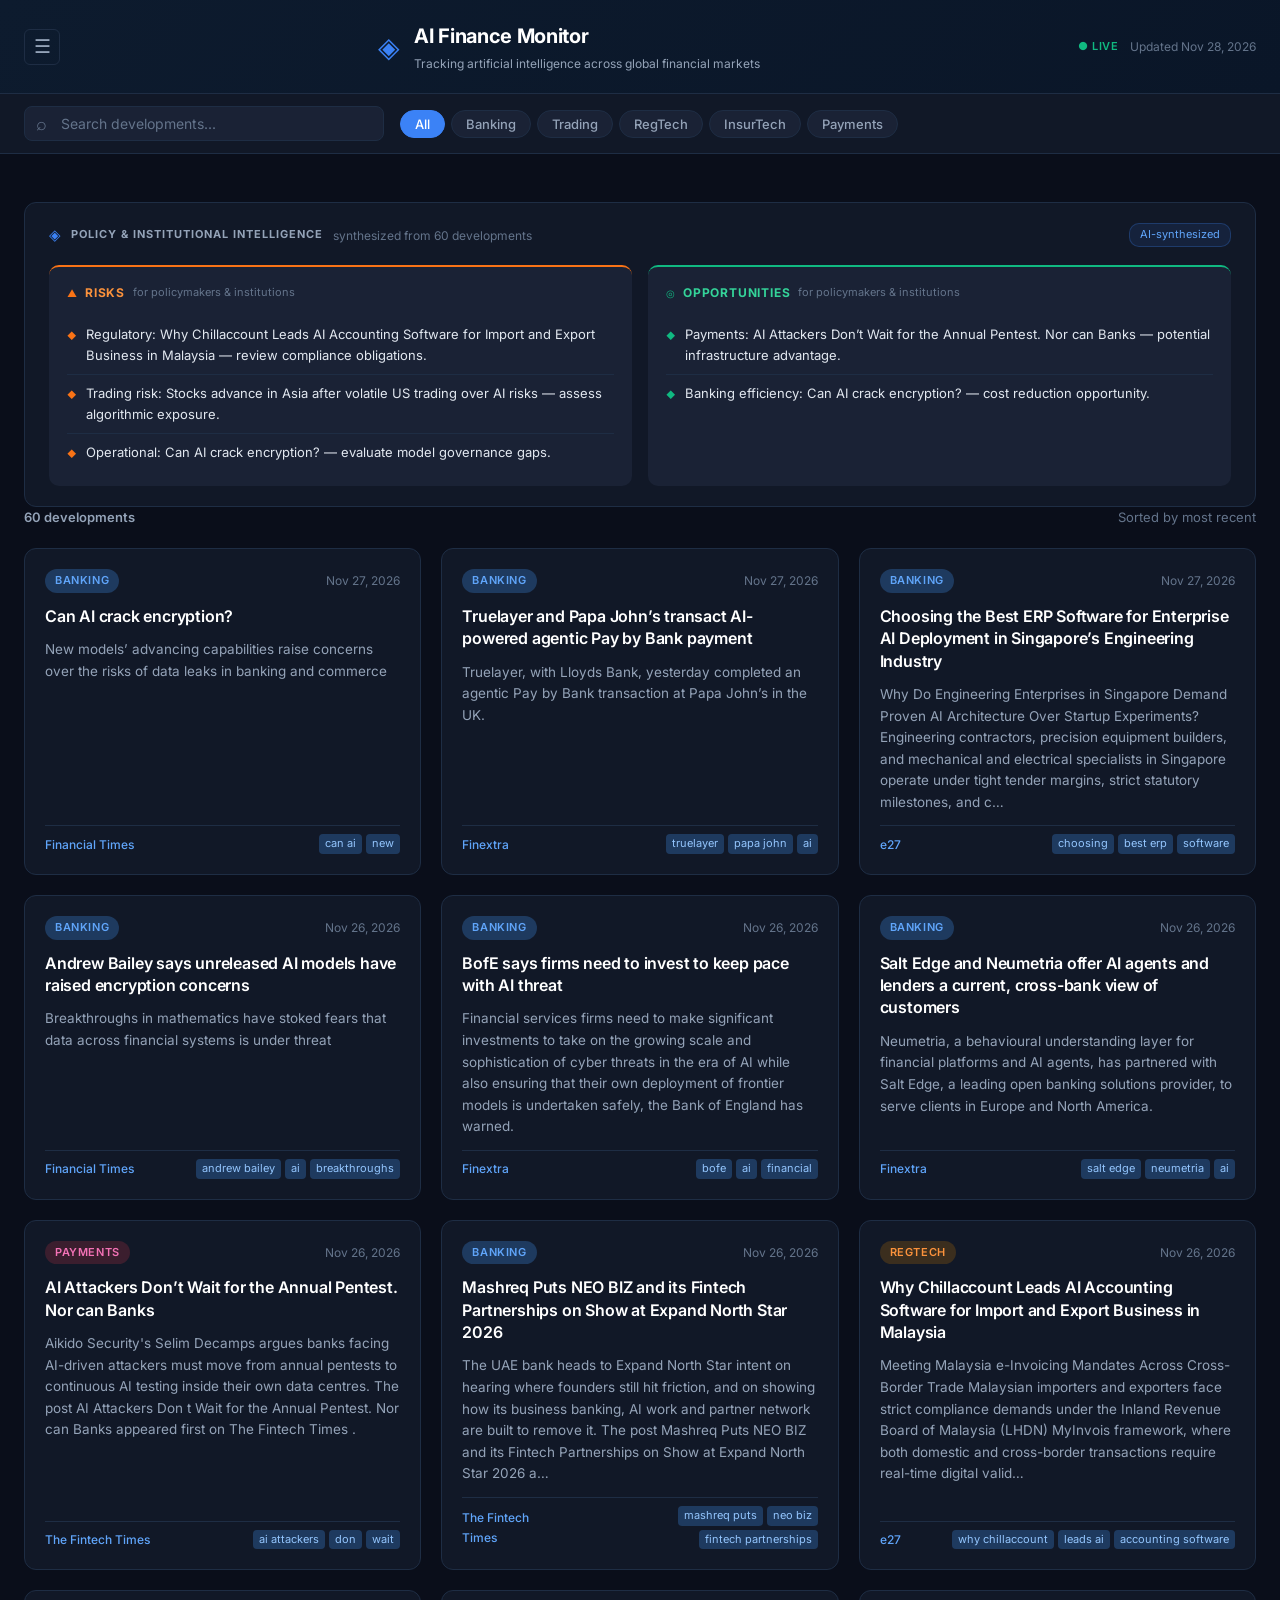
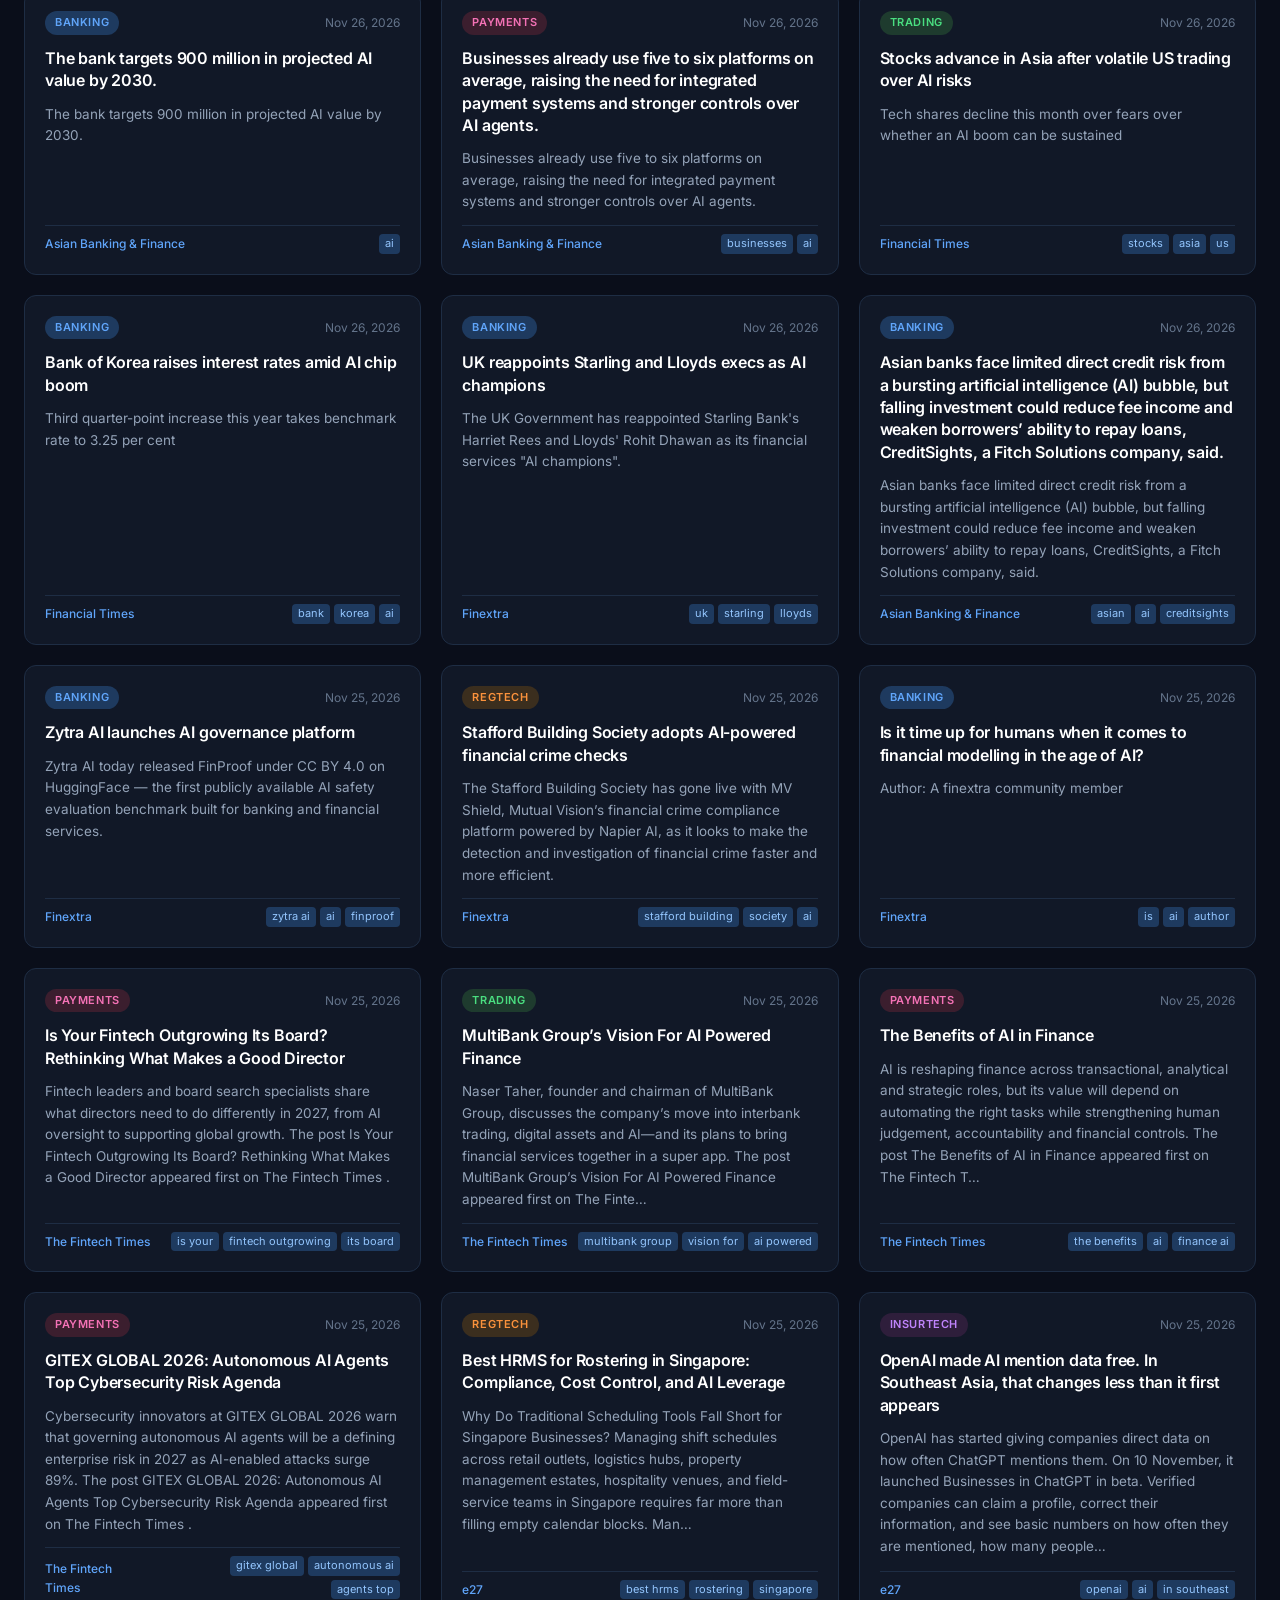
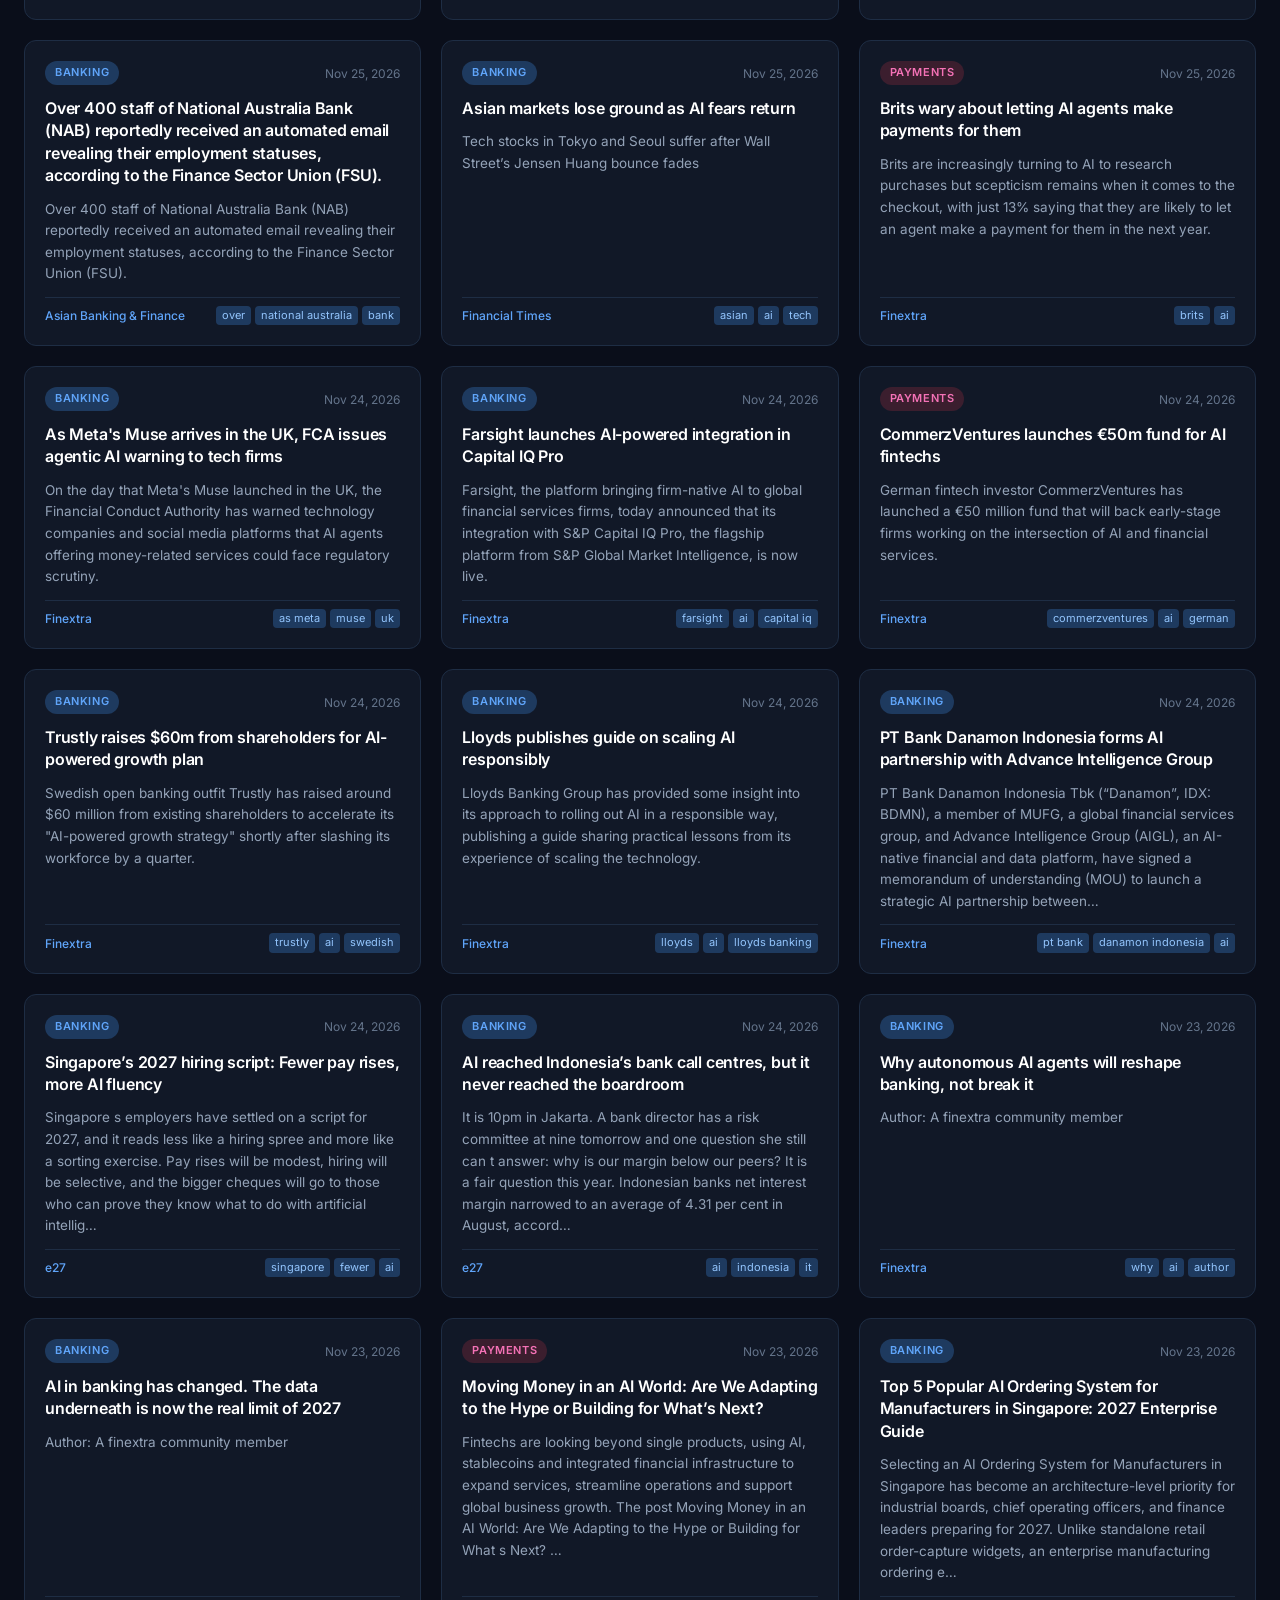
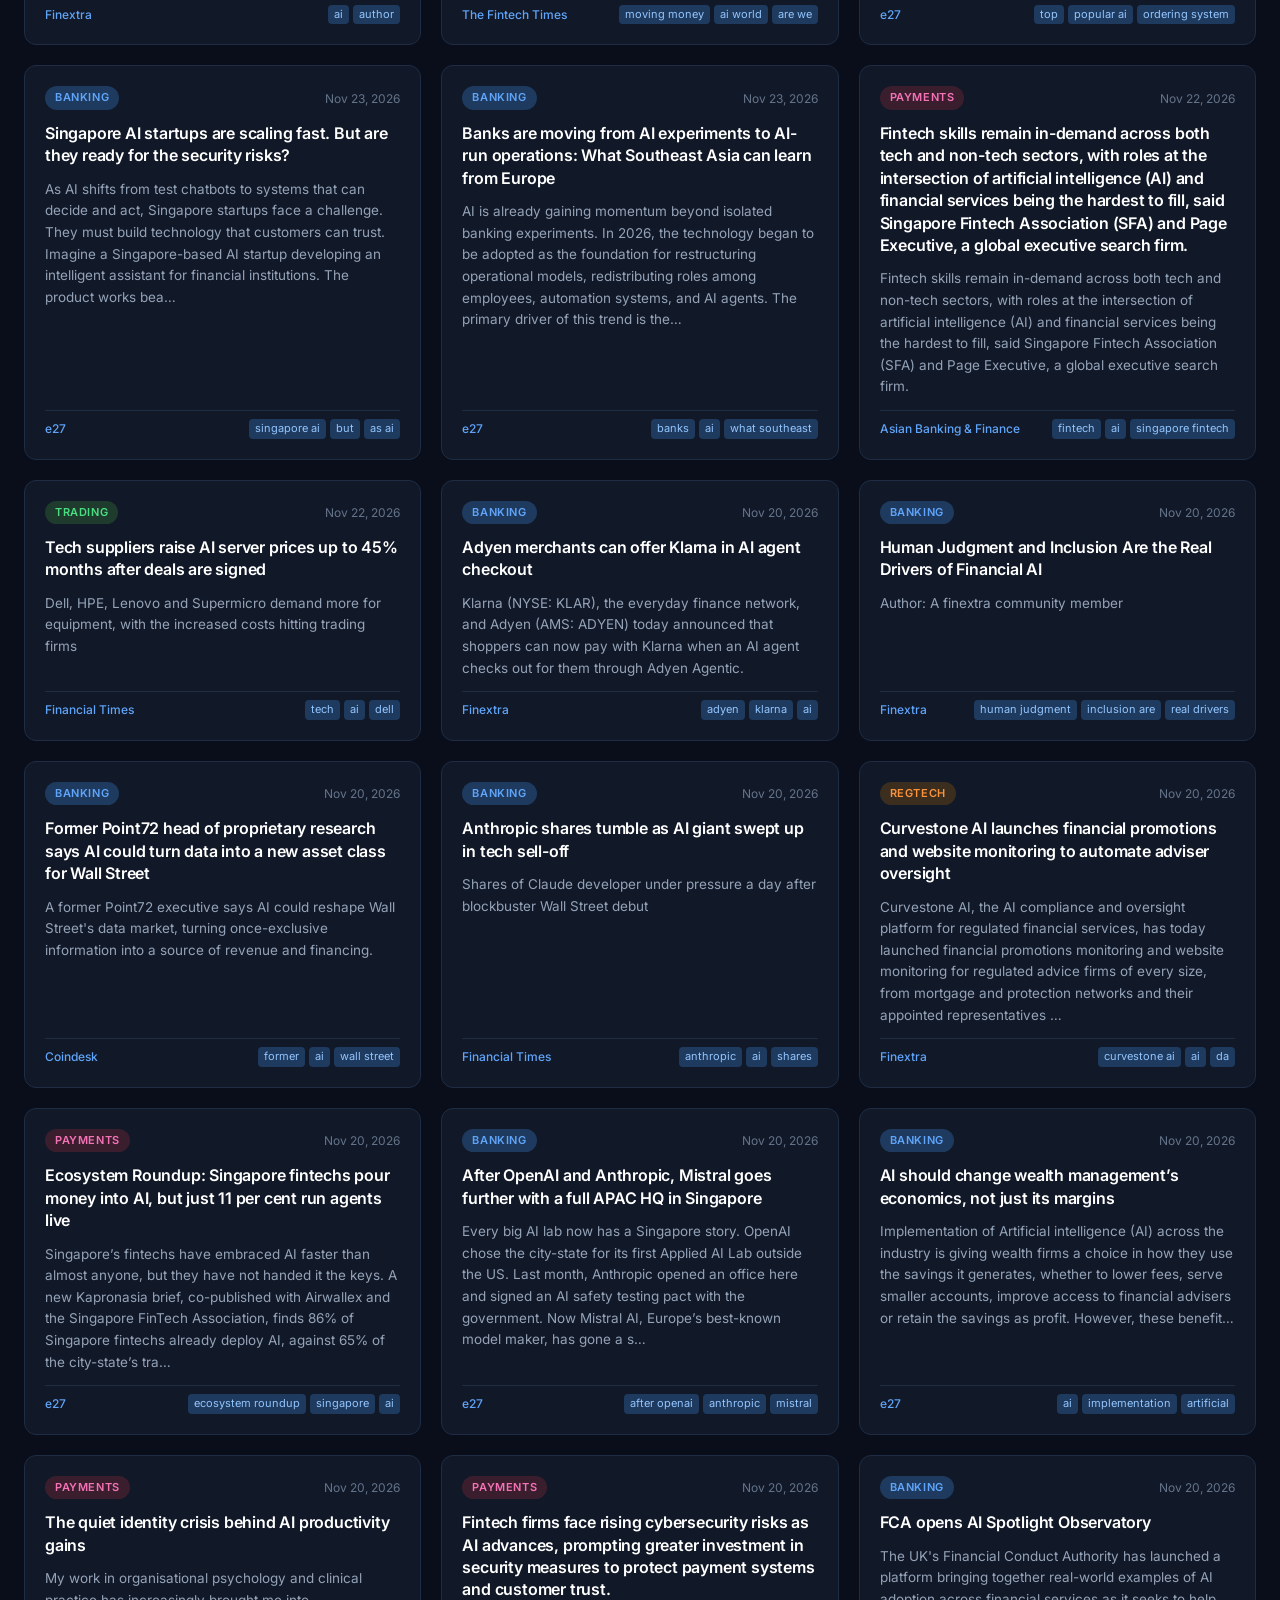
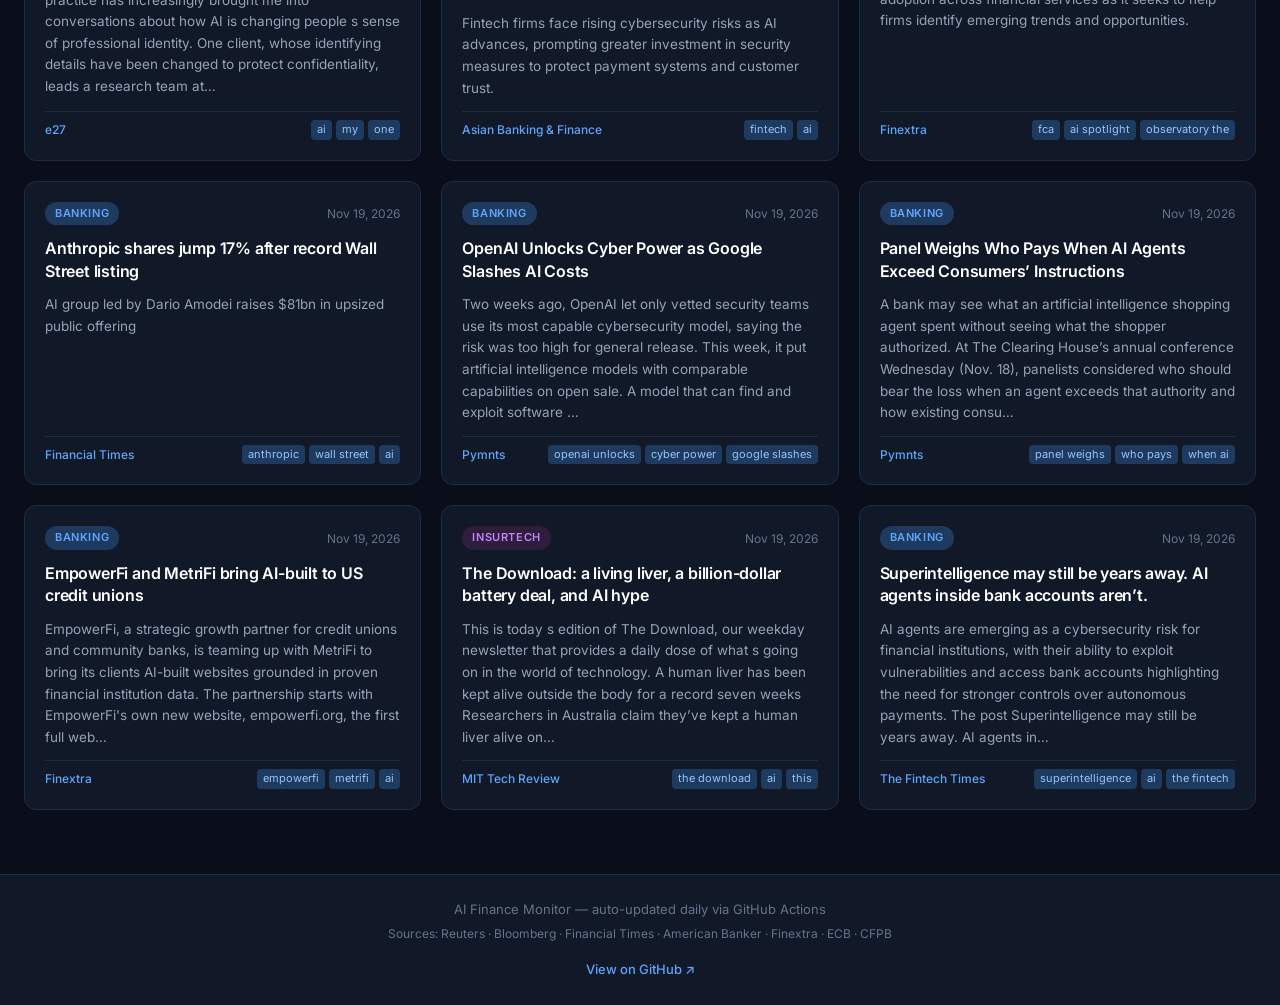
<file: index.html>
<!DOCTYPE html>
<html lang="en">
<head>
  <meta charset="UTF-8" />
  <meta name="viewport" content="width=device-width, initial-scale=1.0" />
  <title>AI Finance Monitor — Latest Developments in AI & Finance</title>
  <link rel="stylesheet" href="styles.css" />
  <link rel="preconnect" href="https://fonts.googleapis.com" />
  <link href="https://fonts.googleapis.com/css2?family=Inter:wght@300;400;500;600;700&display=swap" rel="stylesheet" />
</head>
<body>
  <header>
    <div class="header-inner">
      <button class="hamburger-btn" id="hamburger-btn" aria-label="Toggle navigation">&#9776;</button>
      <div class="brand">
        <span class="brand-icon">◈</span>
        <div>
          <h1>AI Finance Monitor</h1>
          <p class="tagline">Tracking artificial intelligence across global financial markets</p>
        </div>
      </div>
      <nav class="site-nav">
        <a href="index.html" class="nav-link active">News Feed</a>
        <a href="use-cases.html" class="nav-link">AI Use Cases</a>
        <a href="ai-maturity.html" class="nav-link">AI Maturity</a>
        <a href="ai-fintechs.html" class="nav-link">FinTech Tracker</a>
      </nav>
      <div class="header-meta">
        <span class="live-badge">● LIVE</span>
        <span id="last-updated" class="last-updated">Loading...</span>
      </div>
    </div>
  </header>

  <div class="toolbar">
    <div class="toolbar-inner">
      <div class="search-wrap">
        <span class="search-icon">⌕</span>
        <input type="text" id="search" placeholder="Search developments..." autocomplete="off" />
      </div>
      <div class="categories" id="categories">
        <button class="cat-btn active" data-cat="All">All</button>
        <button class="cat-btn" data-cat="Banking">Banking</button>
        <button class="cat-btn" data-cat="Trading">Trading</button>
        <button class="cat-btn" data-cat="RegTech">RegTech</button>
        <button class="cat-btn" data-cat="InsurTech">InsurTech</button>
        <button class="cat-btn" data-cat="Payments">Payments</button>
      </div>
    </div>
  </div>

  <main>
    <section class="insights-bar" id="insights-bar">
      <div class="insights-header">
        <div class="insights-title-wrap">
          <span class="insights-icon">◈</span>
          <span class="insights-title">Policy &amp; Institutional Intelligence</span>
          <span class="insights-meta" id="insights-meta">Synthesizing latest developments…</span>
        </div>
        <span class="insights-badge">AI-synthesized</span>
      </div>
      <div class="insights-panels">
        <div class="insights-panel insights-risks">
          <div class="insights-panel-header">
            <span class="panel-marker risk-marker">▲</span>
            <span class="insights-panel-title">Risks</span>
            <span class="insights-panel-sub">for policymakers &amp; institutions</span>
          </div>
          <div id="insights-risks-list"><div class="insights-loading"></div></div>
        </div>
        <div class="insights-panel insights-opps">
          <div class="insights-panel-header">
            <span class="panel-marker opp-marker">◎</span>
            <span class="insights-panel-title">Opportunities</span>
            <span class="insights-panel-sub">for policymakers &amp; institutions</span>
          </div>
          <div id="insights-opps-list"><div class="insights-loading"></div></div>
        </div>
      </div>
    </section>

    <div class="stats-bar" id="stats-bar">
      <span id="article-count">Loading...</span>
      <span class="sort-label">Sorted by most recent</span>
    </div>
    <div class="grid" id="articles-grid">
      <div class="loading-state">
        <div class="spinner"></div>
        <p>Loading latest developments...</p>
      </div>
    </div>
  </main>

  <footer>
    <div class="footer-inner">
      <p>AI Finance Monitor — auto-updated daily via GitHub Actions</p>
      <p class="footer-sources">Sources: Reuters · Bloomberg · Financial Times · American Banker · Finextra · ECB · CFPB</p>
      <a href="https://github.com/aetherllama/ai-finance-monitor" target="_blank" class="gh-link">View on GitHub ↗</a>
    </div>
  </footer>

  <script src="script.js"></script>
  <script>
    (function() {
      const btn = document.getElementById('hamburger-btn');
      const hdr = document.querySelector('header');
      btn.addEventListener('click', function() {
        hdr.classList.toggle('nav-open');
        btn.innerHTML = hdr.classList.contains('nav-open') ? '&#10005;' : '&#9776;';
      });
      document.querySelectorAll('.nav-link').forEach(function(l) {
        l.addEventListener('click', function() {
          hdr.classList.remove('nav-open');
          btn.innerHTML = '&#9776;';
        });
      });
    })();
  </script>
</body>
</html>
</file>
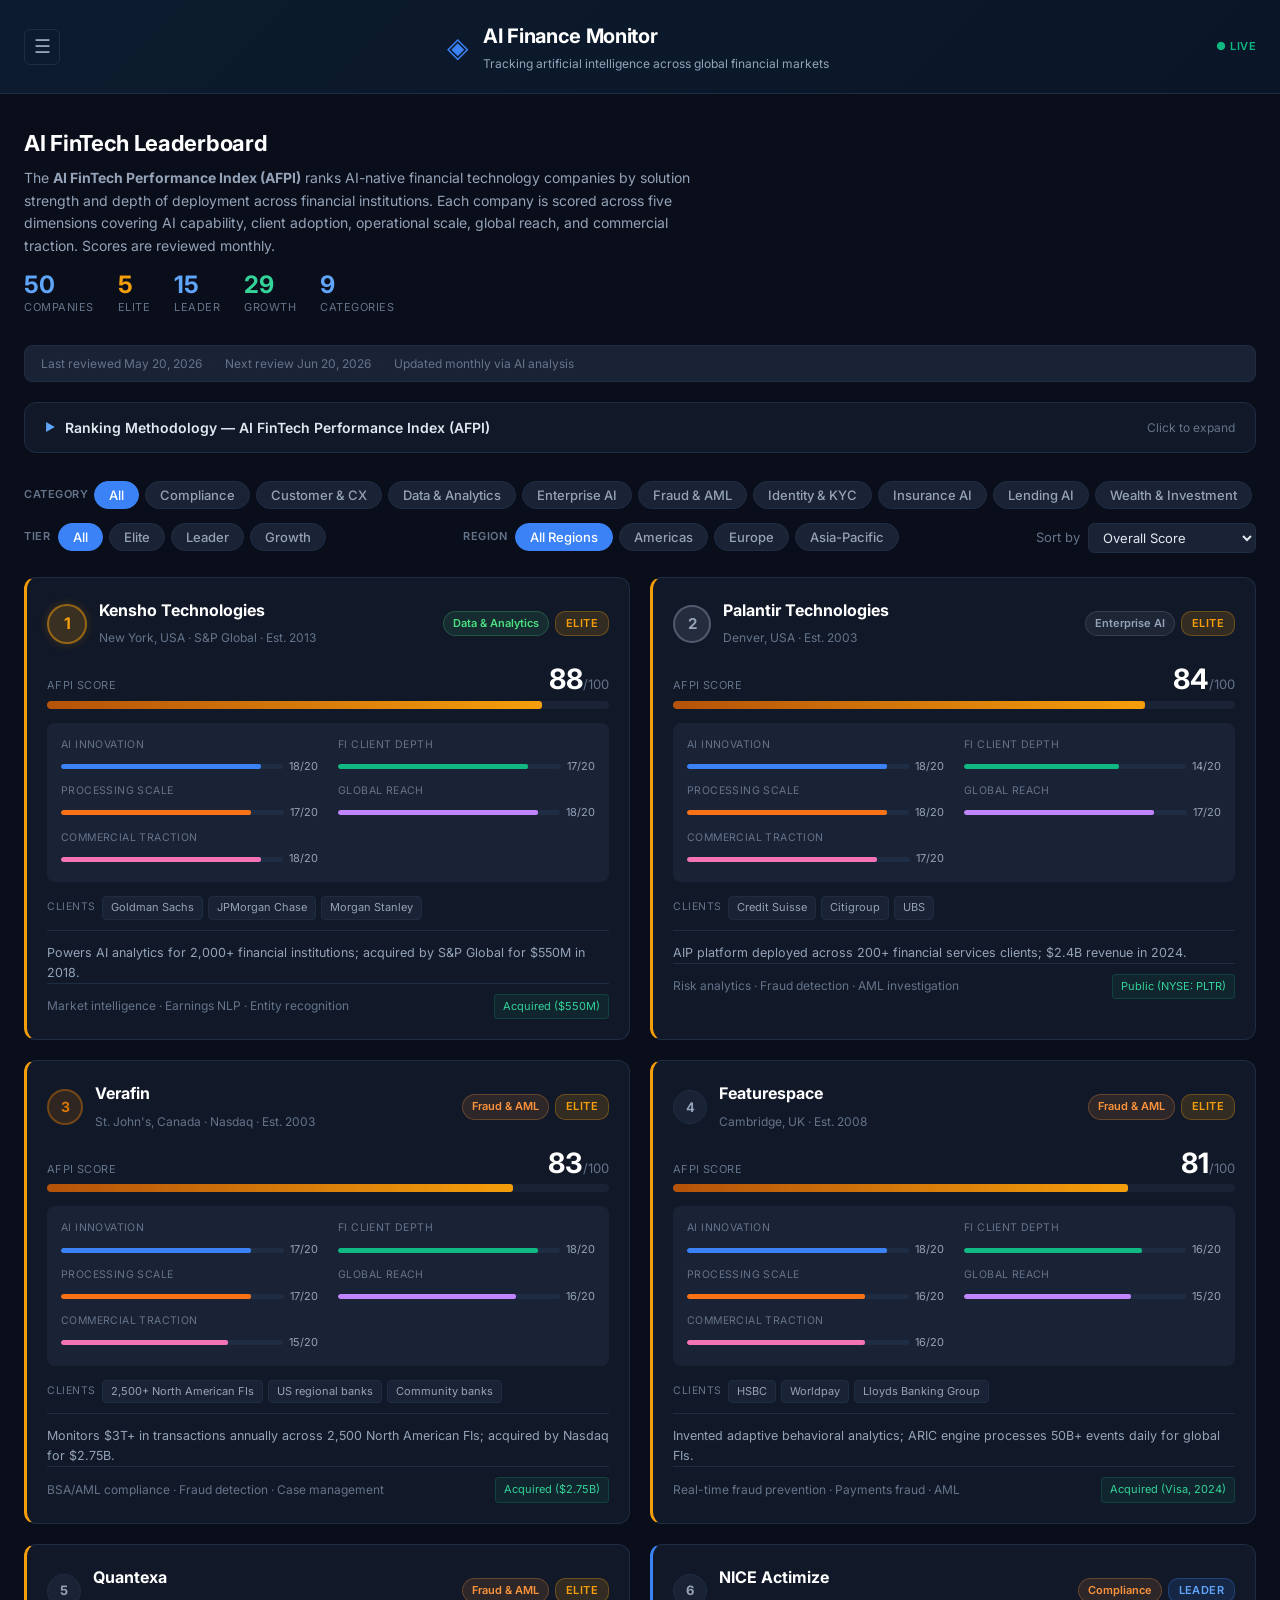
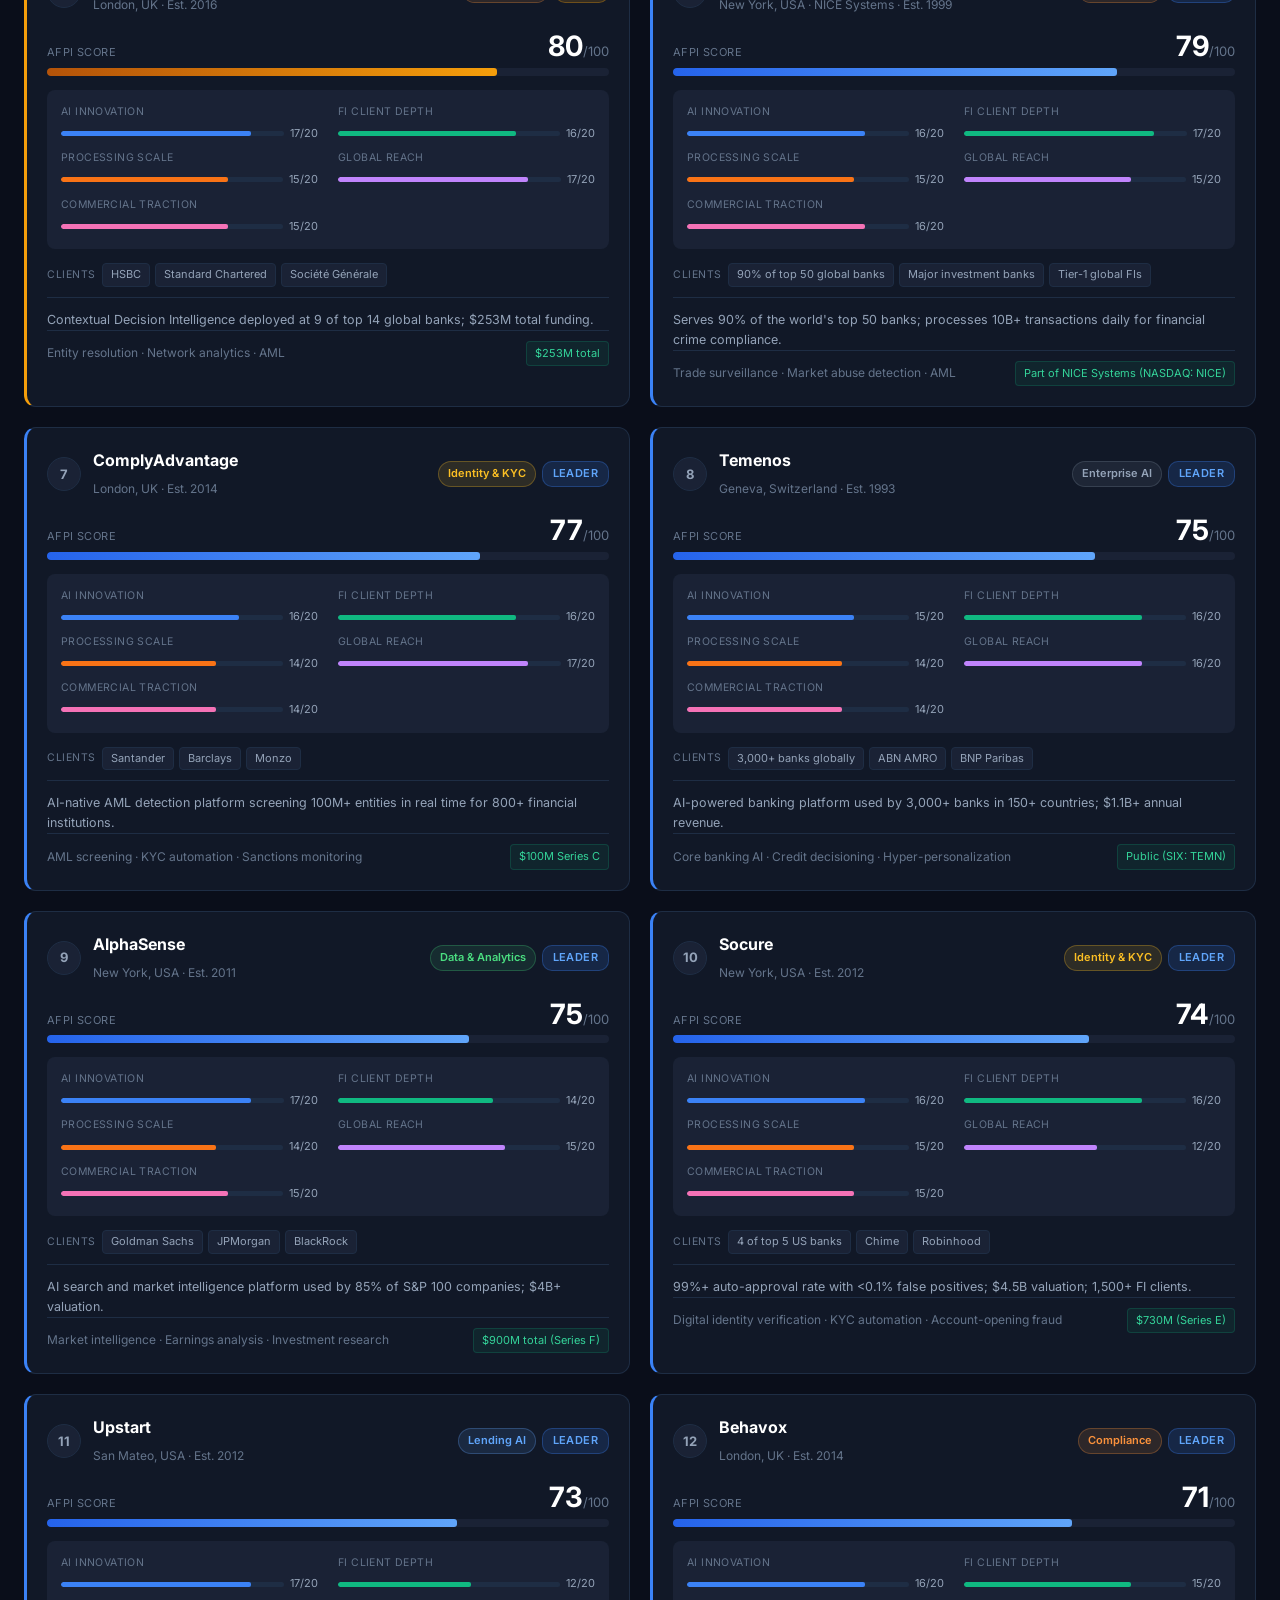
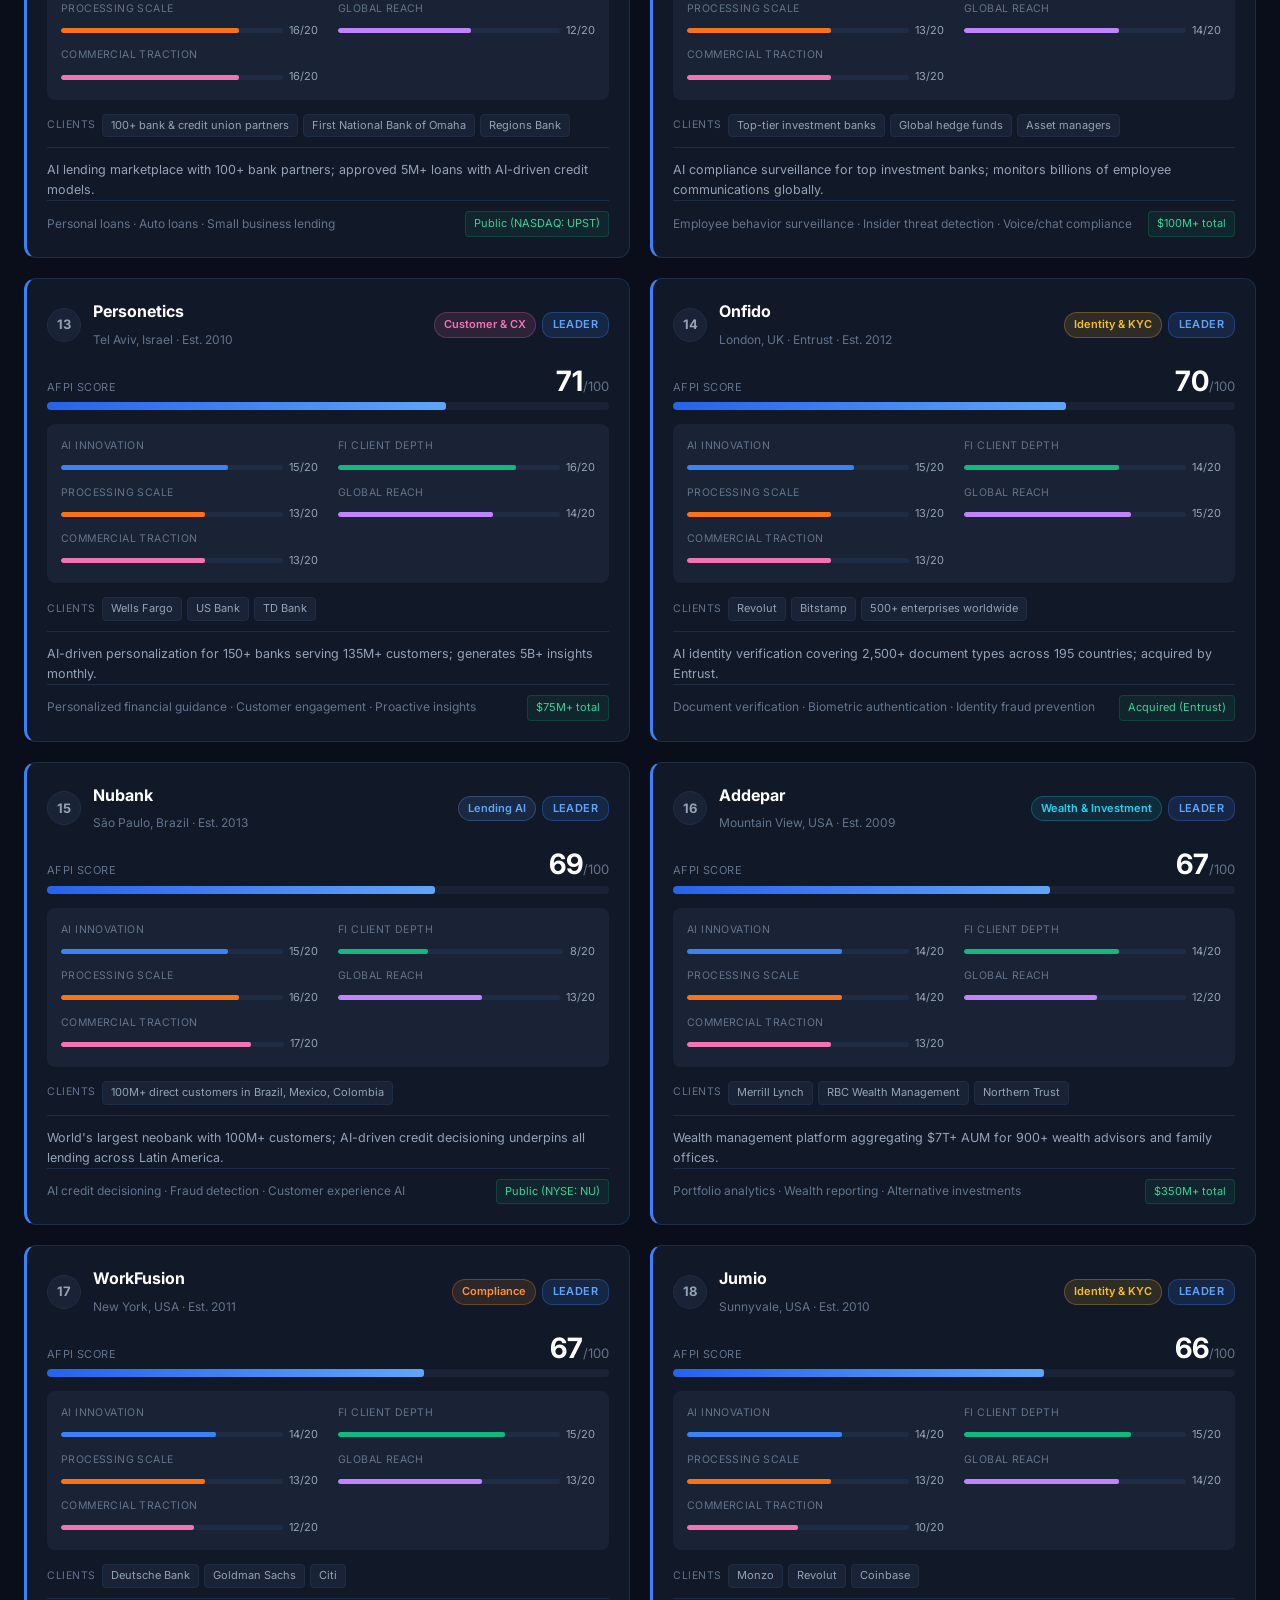
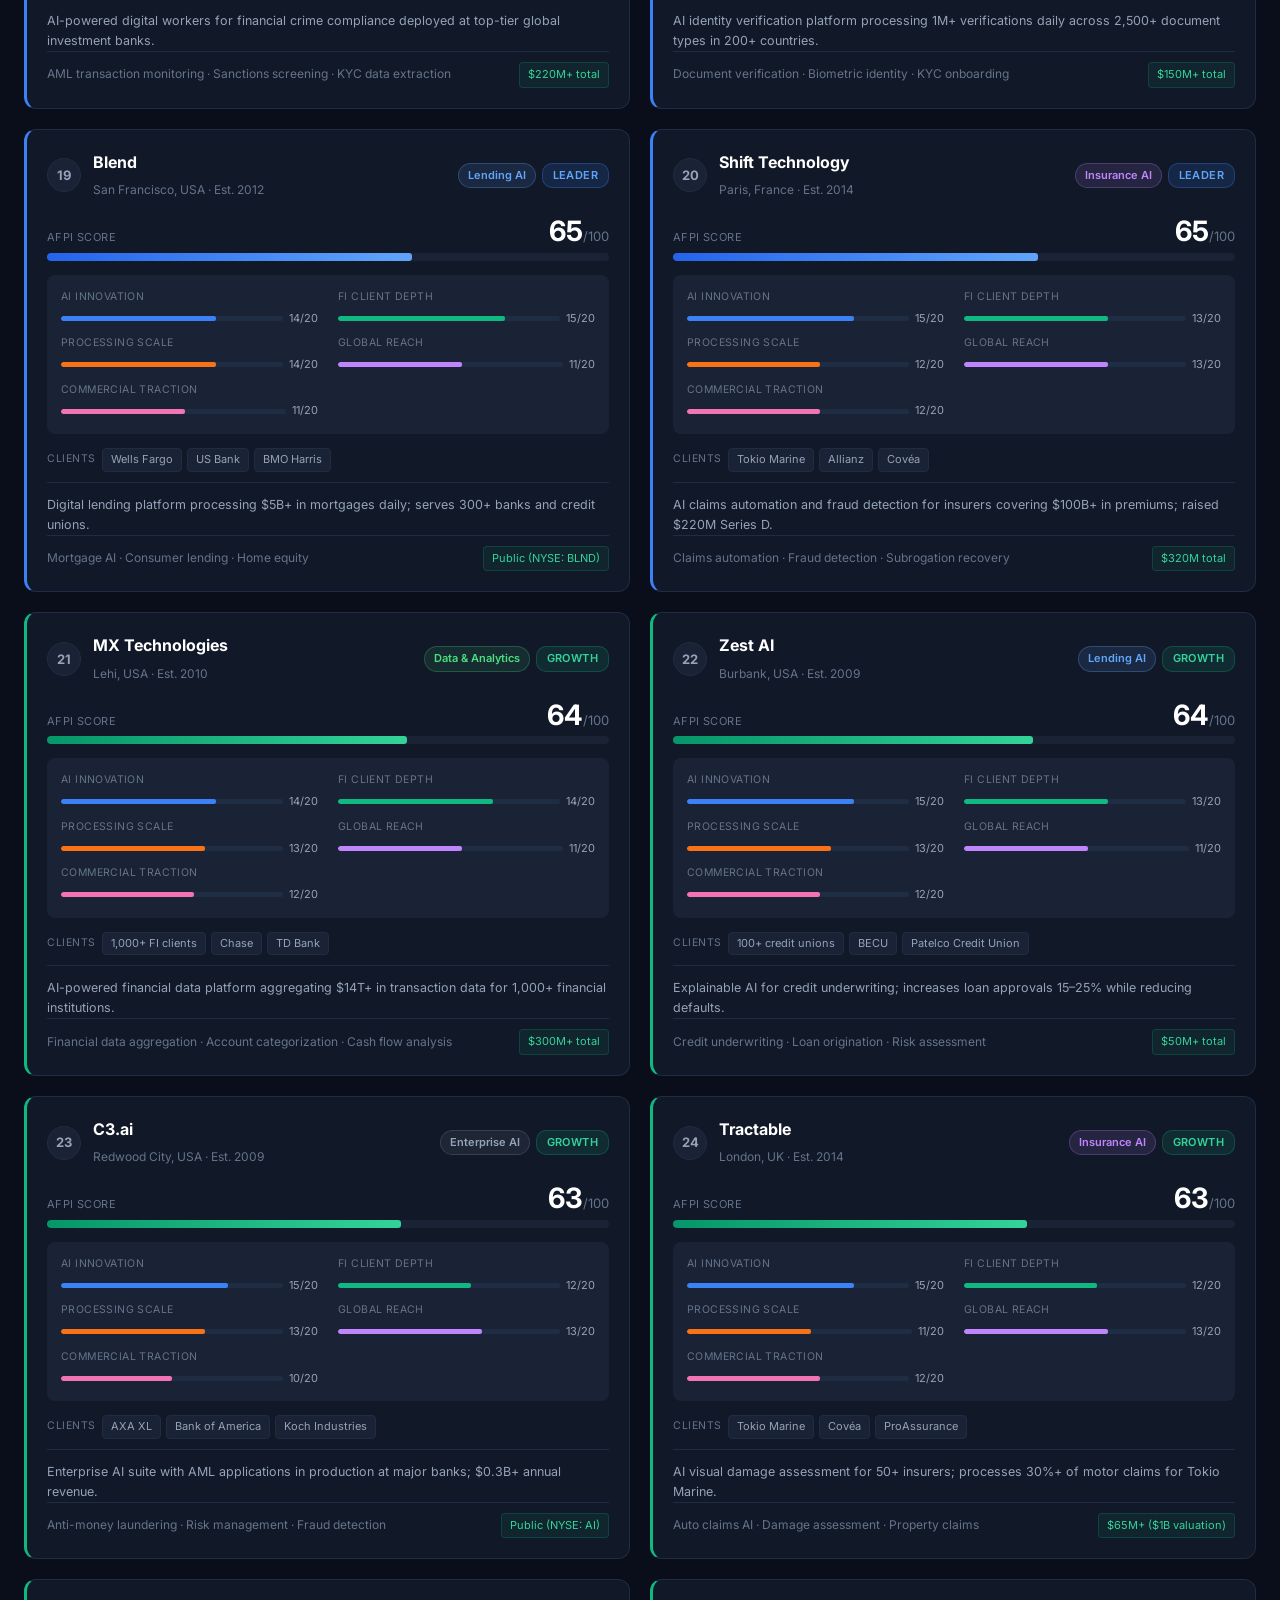
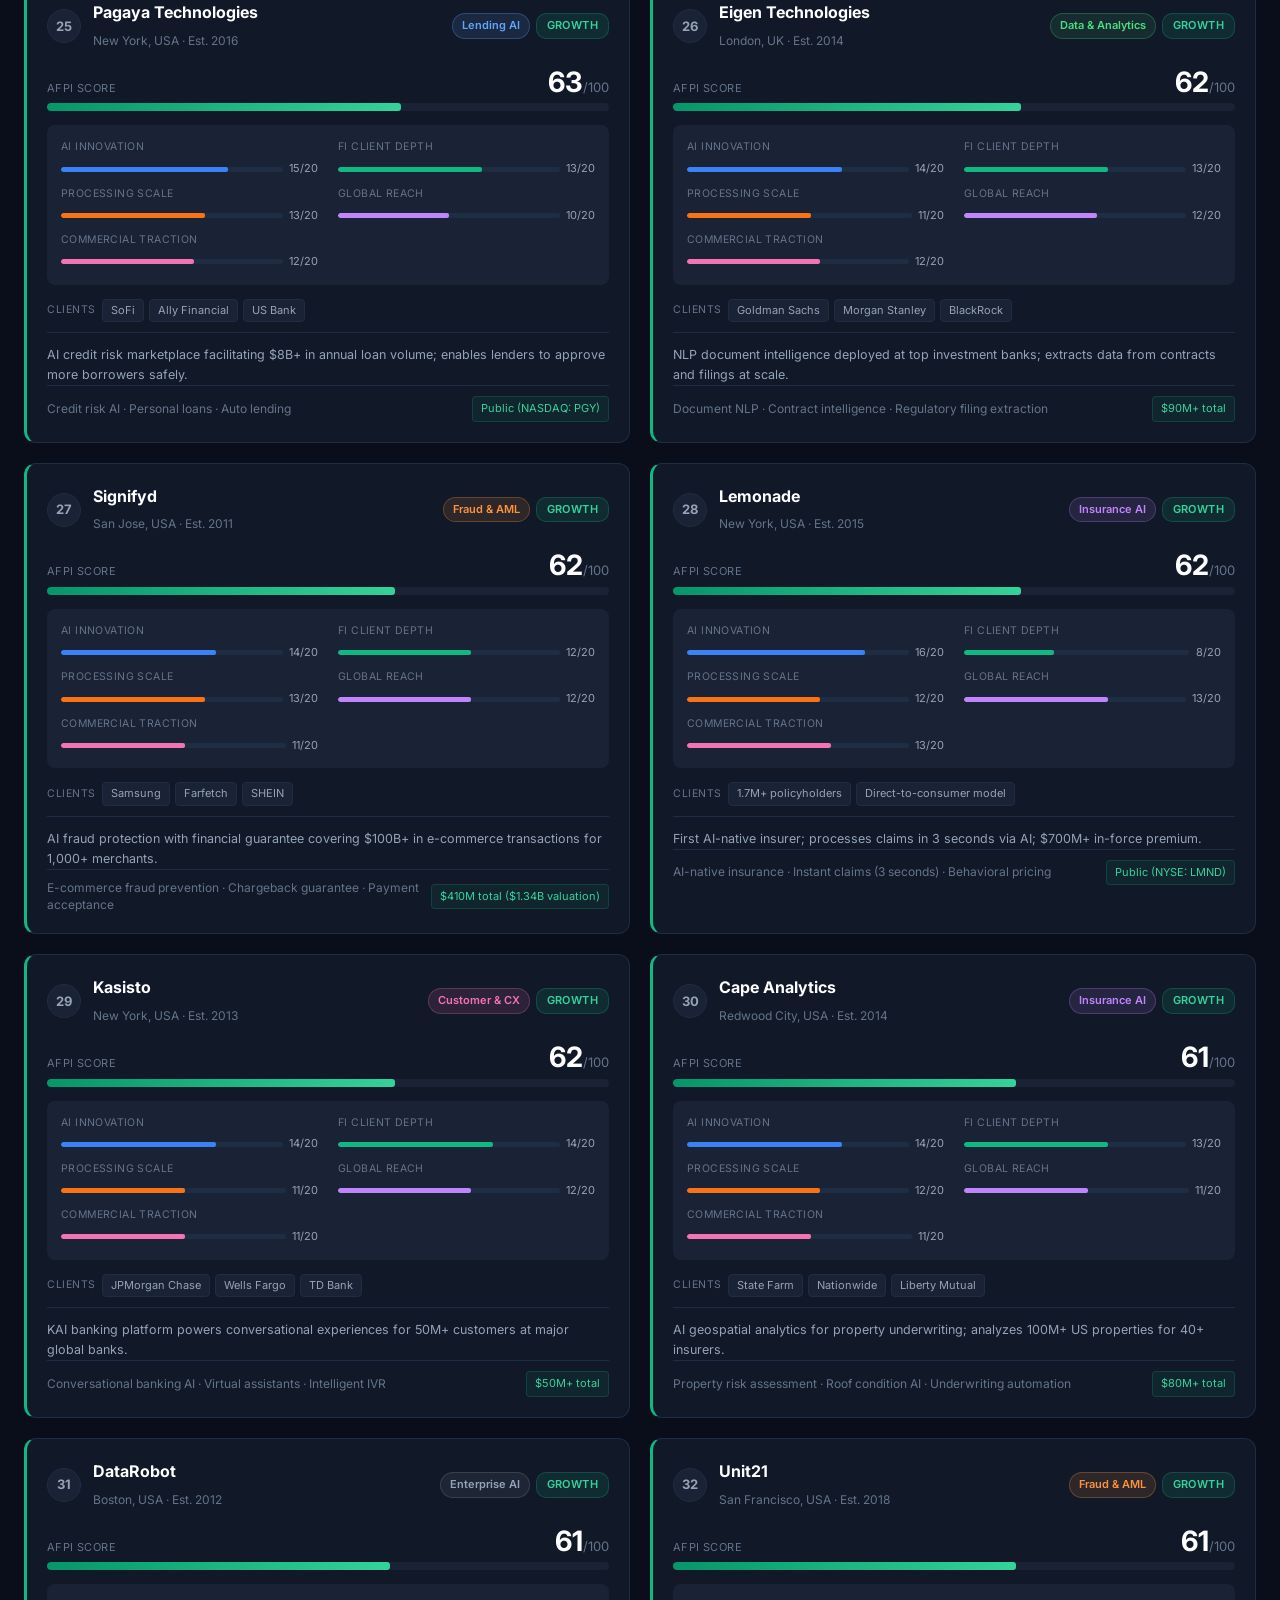
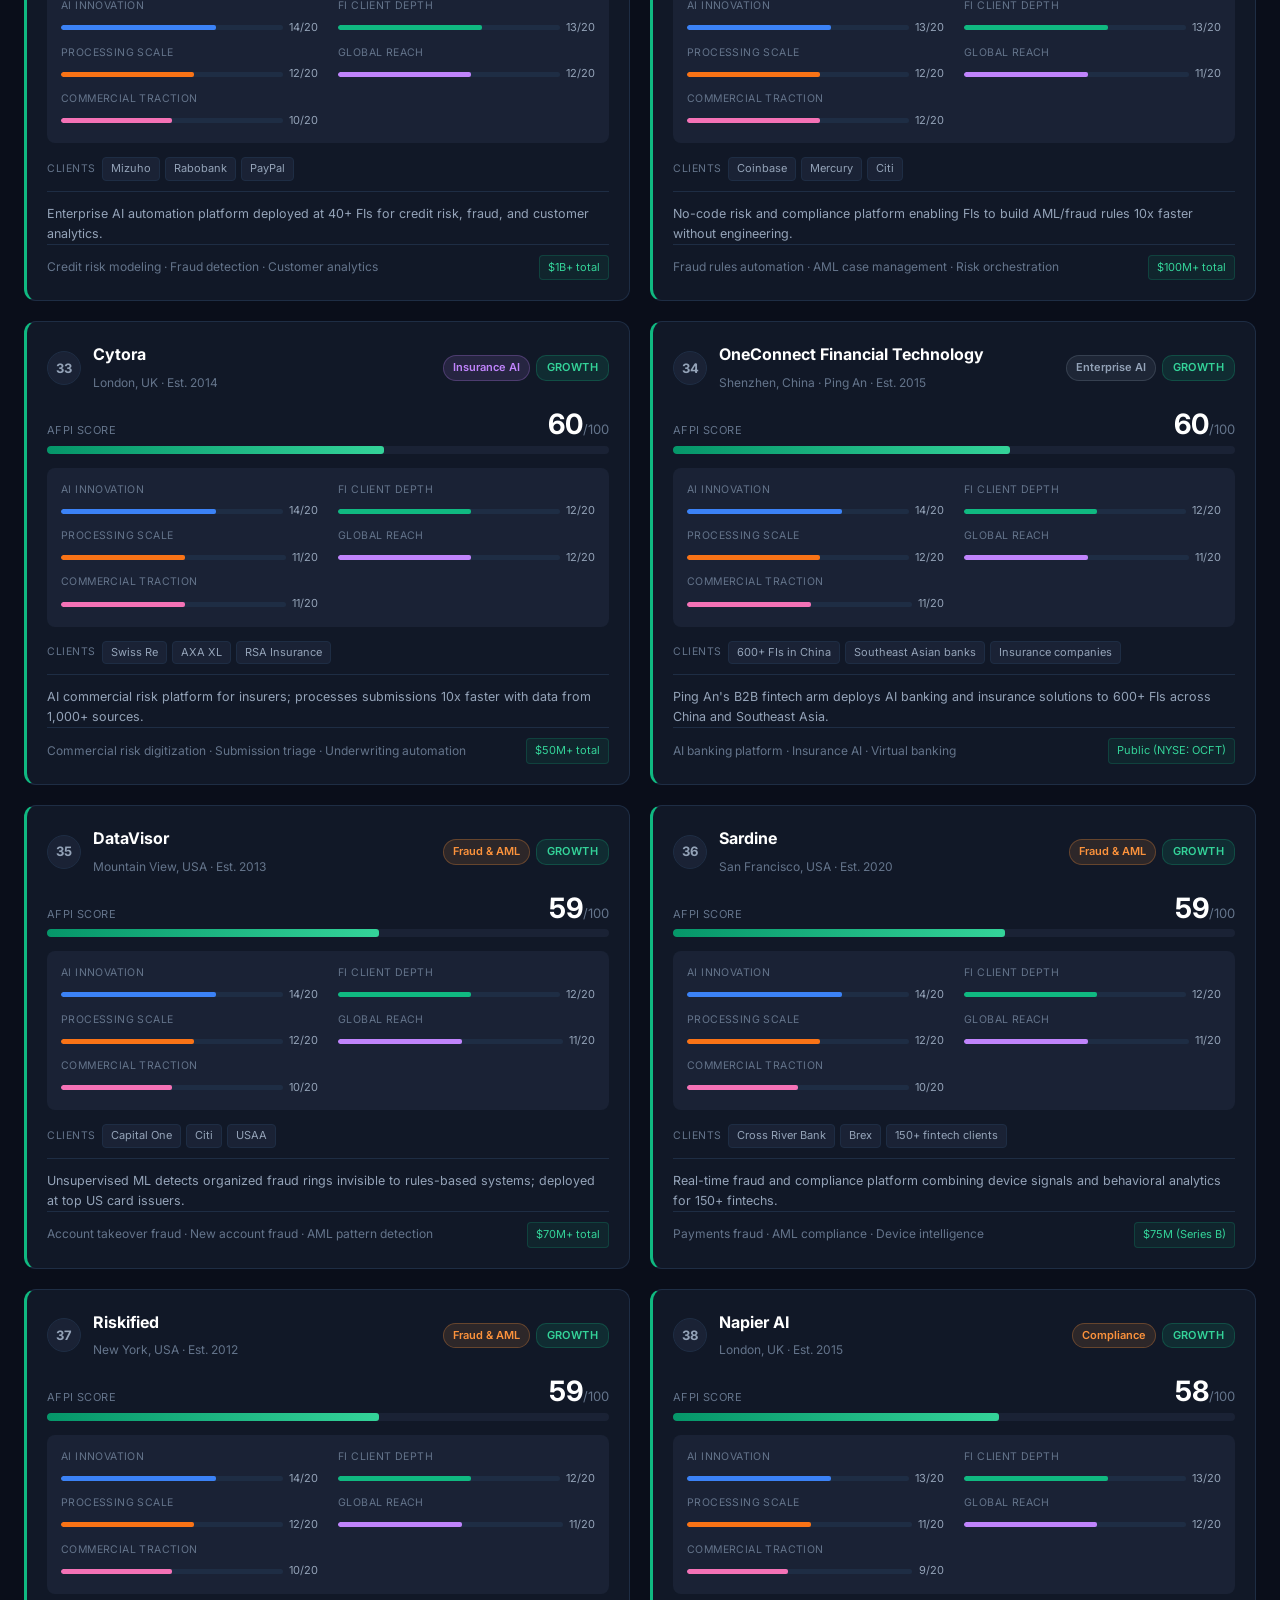
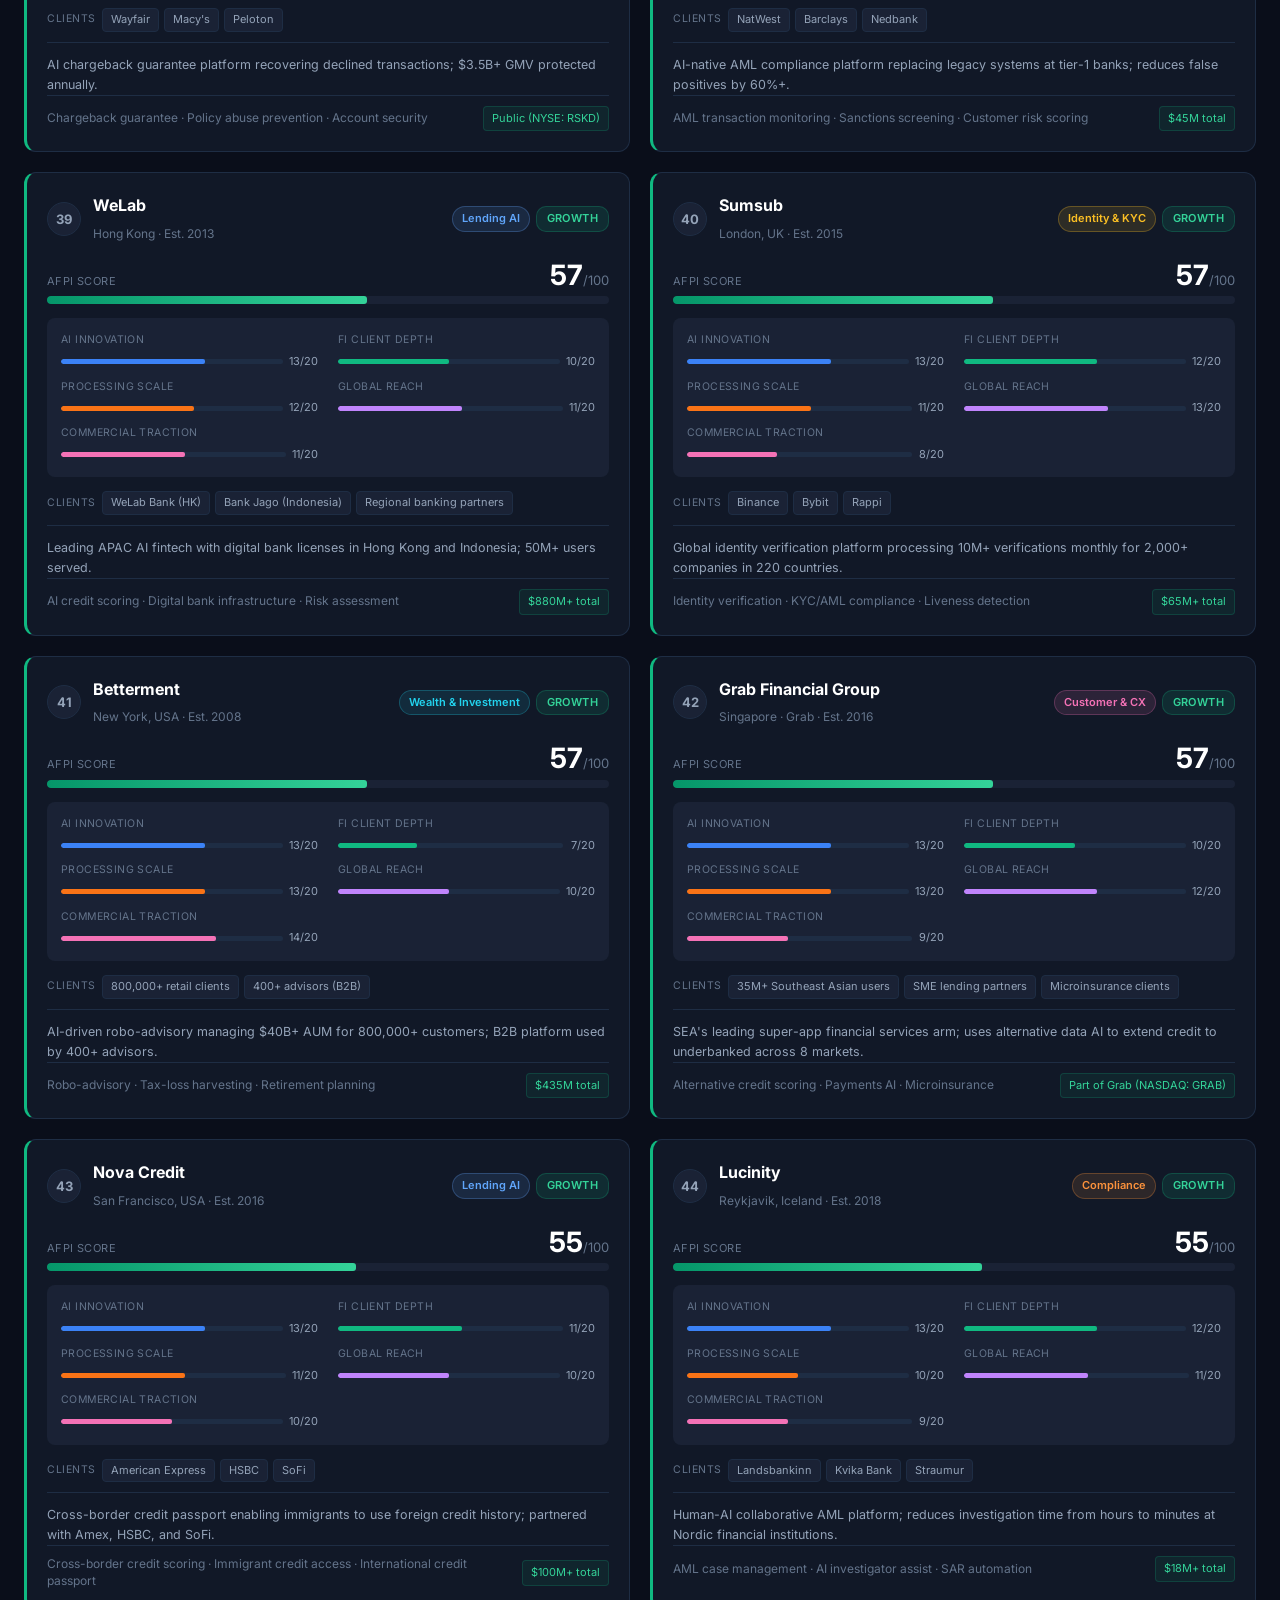
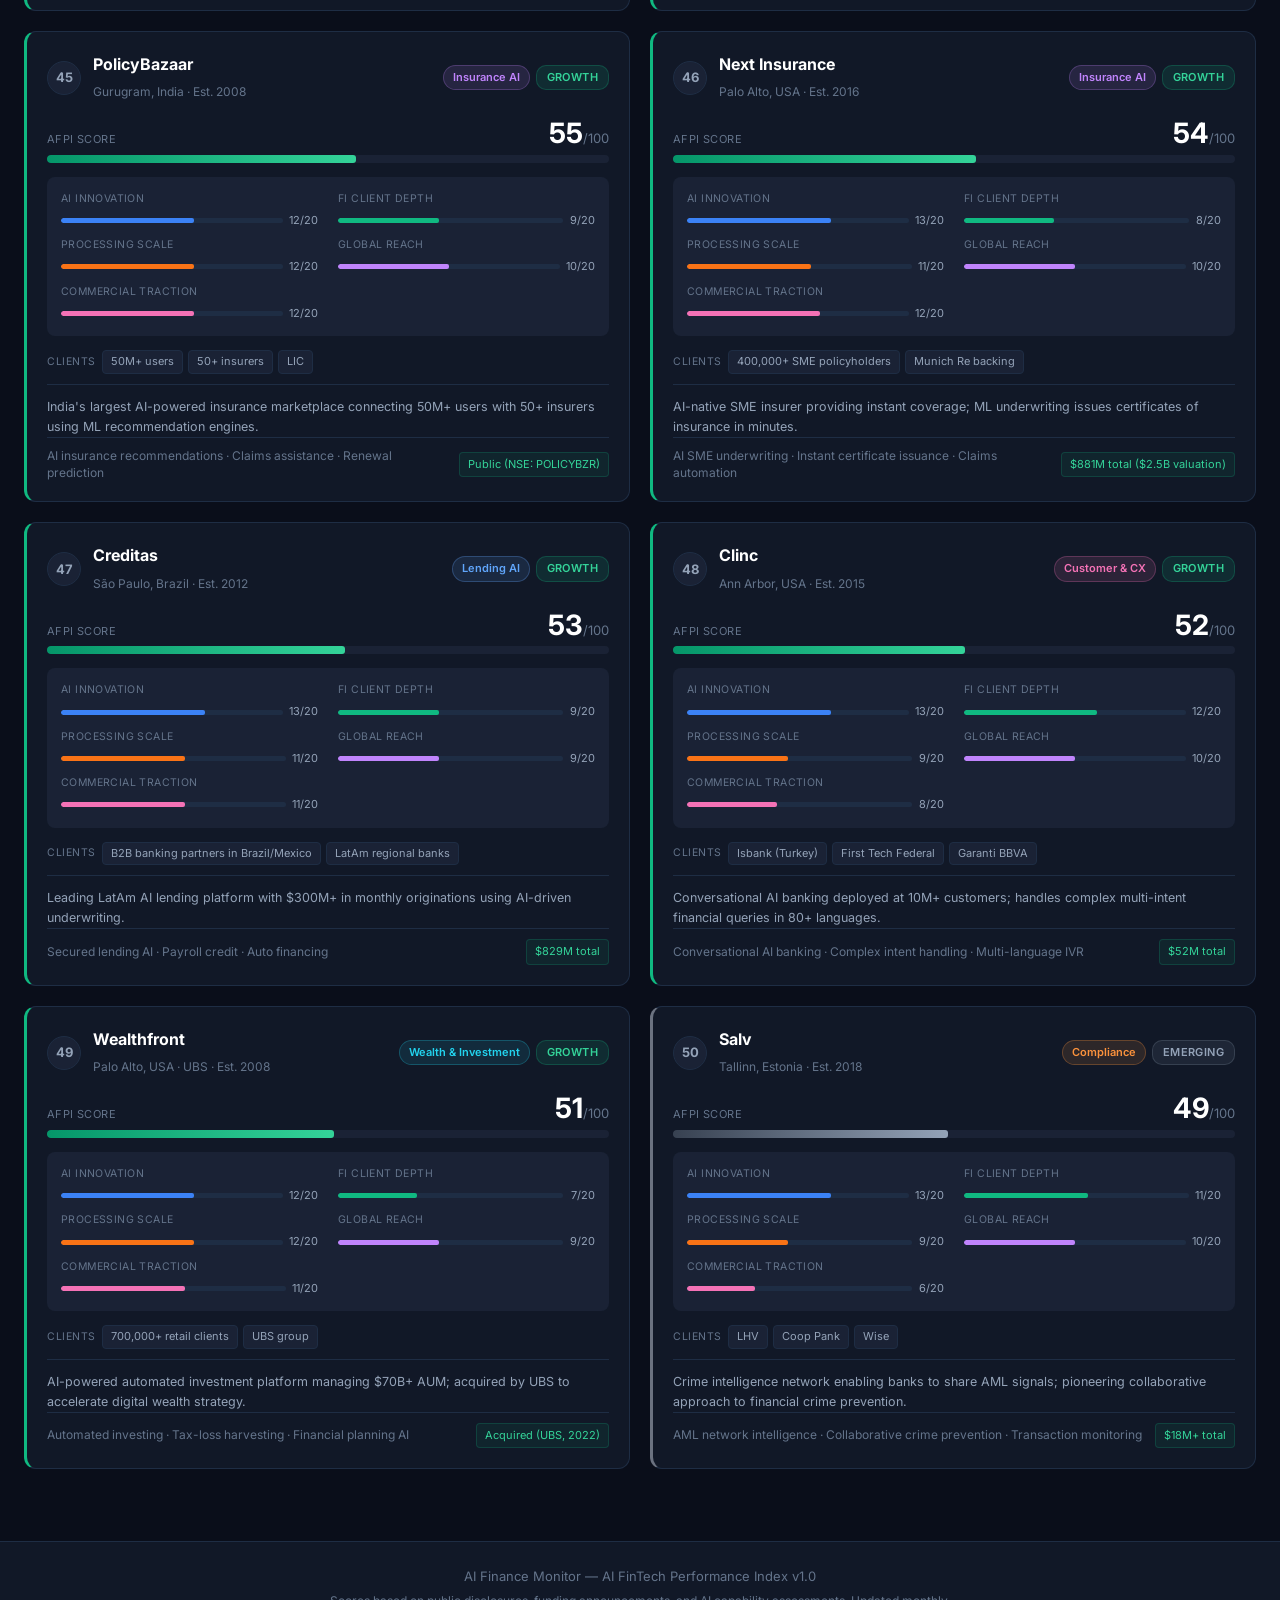
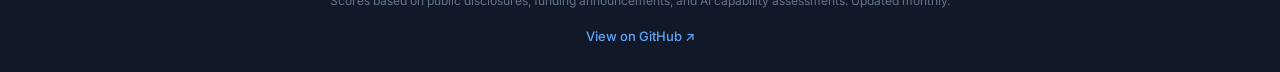
<file: ai-fintechs.html>
<!DOCTYPE html>
<html lang="en">
<head>
  <meta charset="UTF-8" />
  <meta name="viewport" content="width=device-width, initial-scale=1.0" />
  <title>AI FinTech Tracker — AI Finance Monitor</title>
  <link rel="stylesheet" href="styles.css" />
  <link rel="preconnect" href="https://fonts.googleapis.com" />
  <link href="https://fonts.googleapis.com/css2?family=Inter:wght@300;400;500;600;700&display=swap" rel="stylesheet" />
</head>
<body>

<header>
  <div class="header-inner">
    <button class="hamburger-btn" id="hamburger-btn" aria-label="Toggle navigation">&#9776;</button>
    <div class="brand">
      <span class="brand-icon">◈</span>
      <div>
        <h1>AI Finance Monitor</h1>
        <p class="tagline">Tracking artificial intelligence across global financial markets</p>
      </div>
    </div>
    <nav class="site-nav">
      <a href="index.html" class="nav-link">News Feed</a>
      <a href="use-cases.html" class="nav-link">AI Use Cases</a>
      <a href="ai-maturity.html" class="nav-link">AI Maturity</a>
      <a href="ai-fintechs.html" class="nav-link active">FinTech Tracker</a>
    </nav>
    <div class="header-meta">
      <span class="live-badge">● LIVE</span>
    </div>
  </div>
</header>

<div class="ft-main">

  <!-- Intro -->
  <div class="maturity-intro">
    <h2>AI FinTech Leaderboard</h2>
    <p>The <strong>AI FinTech Performance Index (AFPI)</strong> ranks AI-native financial technology companies by solution strength and depth of deployment across financial institutions. Each company is scored across five dimensions covering AI capability, client adoption, operational scale, global reach, and commercial traction. Scores are reviewed monthly.</p>
    <div class="uc-stats" style="margin-top:16px;">
      <div class="uc-stat"><span class="uc-stat-value" id="kpi-total">—</span><span class="uc-stat-label">Companies</span></div>
      <div class="uc-stat"><span class="uc-stat-value" id="kpi-elite" style="color:#f59e0b;">—</span><span class="uc-stat-label">Elite</span></div>
      <div class="uc-stat"><span class="uc-stat-value" id="kpi-leader" style="color:#60a5fa;">—</span><span class="uc-stat-label">Leader</span></div>
      <div class="uc-stat"><span class="uc-stat-value" id="kpi-growth" style="color:#34d399;">—</span><span class="uc-stat-label">Growth</span></div>
      <div class="uc-stat"><span class="uc-stat-value" id="kpi-categories">—</span><span class="uc-stat-label">Categories</span></div>
    </div>
  </div>

  <!-- Cadence bar -->
  <div class="maturity-cadence-bar" id="cadence-bar">
    <span id="cadence-last">Last reviewed —</span>
    <span class="cadence-sep">·</span>
    <span id="cadence-next">Next review —</span>
    <span class="cadence-sep">·</span>
    <span>Updated monthly via AI analysis</span>
  </div>

  <!-- Methodology accordion -->
  <div class="methodology-panel" id="methodology-panel">
    <button class="methodology-toggle" id="methodology-toggle">
      <span class="methodology-toggle-left">
        <span class="methodology-toggle-arrow">▶</span>
        <span>Ranking Methodology — AI FinTech Performance Index (AFPI)</span>
      </span>
      <span class="methodology-toggle-hint">Click to expand</span>
    </button>
    <div class="methodology-body">
      <p class="methodology-intro-text">
        The <strong>AI FinTech Performance Index (AFPI)</strong> scores each company out of 100 across five equally weighted dimensions (20 points each). The index focuses specifically on the strength of the company's AI technology and its depth of production adoption within regulated financial institutions — banks, asset managers, insurers, and payment processors. Companies must have AI as a core product capability (not a feature add-on) to qualify. Scores are calibrated against peer disclosures, funding announcements, client references, and product capability assessments.
      </p>
      <div class="methodology-dims">
        <div class="methodology-dim">
          <div class="methodology-dim-title">AI Innovation</div>
          <div class="methodology-dim-pts">Up to 20 points</div>
          <div class="methodology-dim-desc">Sophistication, novelty, and production depth of AI capabilities — proprietary model development, research pedigree, patent activity, and technical differentiation from rule-based alternatives. Frontier AI (graph neural networks, LLMs, adaptive behavioral ML) deployed at scale scores near 20.</div>
        </div>
        <div class="methodology-dim">
          <div class="methodology-dim-title">FI Client Depth</div>
          <div class="methodology-dim-pts">Up to 20 points</div>
          <div class="methodology-dim-desc">Breadth and quality of financial institution clients in production — number of banks, asset managers, insurers, and payment processors; client tier (G-SIBs score higher than community banks); and integration depth (core infrastructure vs. peripheral tooling).</div>
        </div>
        <div class="methodology-dim">
          <div class="methodology-dim-title">Processing Scale</div>
          <div class="methodology-dim-pts">Up to 20 points</div>
          <div class="methodology-dim-desc">Operational scale of the deployed solution: transaction volumes processed, assets under analysis, or data volume handled daily. Solutions processing trillions in transactions score near 20; early-stage platforms with limited throughput score below 10.</div>
        </div>
        <div class="methodology-dim">
          <div class="methodology-dim-title">Global Reach</div>
          <div class="methodology-dim-pts">Up to 20 points</div>
          <div class="methodology-dim-desc">International deployment footprint: number of regulatory jurisdictions covered, multi-currency and multi-language support, and presence across both mature markets (US, UK, EU) and high-growth regions (APAC, Middle East, LatAm).</div>
        </div>
        <div class="methodology-dim">
          <div class="methodology-dim-title">Commercial Traction</div>
          <div class="methodology-dim-pts">Up to 20 points</div>
          <div class="methodology-dim-desc">Financial health and market validation: ARR growth trajectory, funding rounds and valuations, strategic acquisitions by major FIs or tech firms, flagship FI partnerships, and public market performance where applicable.</div>
        </div>
      </div>
      <div class="methodology-tiers-title">AFPI Tiers</div>
      <div class="methodology-tier-list">
        <div class="methodology-tier-item">
          <span class="mat-tier tier-elite" style="font-size:10px; padding:2px 8px;">Elite</span>
          <span>80–100 · Category-defining platform with global Tier-1 FI deployment</span>
        </div>
        <div class="methodology-tier-item">
          <span class="mat-tier tier-leader" style="font-size:10px; padding:2px 8px;">Leader</span>
          <span>65–79 · Strong institutional adoption across multiple product lines</span>
        </div>
        <div class="methodology-tier-item">
          <span class="mat-tier tier-growth" style="font-size:10px; padding:2px 8px;">Growth</span>
          <span>50–64 · Validated solution gaining enterprise traction</span>
        </div>
        <div class="methodology-tier-item">
          <span class="mat-tier tier-emerging" style="font-size:10px; padding:2px 8px;">Emerging</span>
          <span>0–49 · Early-stage deployment; product-market fit forming</span>
        </div>
      </div>
      <p class="methodology-disclaimer">
        <strong>Disclaimer:</strong> Scores are indicative assessments based on publicly available information — press releases, funding announcements, company disclosures, and product capability assessments. They are not investment recommendations, credit ratings, or regulatory determinations. AI capabilities evolve rapidly; scores reflect the state of public information as of the last review date.
      </p>
    </div>
  </div>

  <!-- Category filter row -->
  <div class="ft-cat-row">
    <span class="maturity-filter-label">Category</span>
    <div class="maturity-filters" id="cat-filters">
      <button class="cat-btn active" data-cat="all">All</button>
    </div>
  </div>

  <!-- Controls: Tier + Region + Sort -->
  <div class="maturity-controls">
    <div class="maturity-filter-group">
      <div class="maturity-filter-label">Tier</div>
      <div class="maturity-filters" id="tier-filters">
        <button class="cat-btn active" data-tier="all">All</button>
        <button class="cat-btn" data-tier="elite">Elite</button>
        <button class="cat-btn" data-tier="leader">Leader</button>
        <button class="cat-btn" data-tier="growth">Growth</button>
      </div>
    </div>
    <div class="maturity-filter-group">
      <div class="maturity-filter-label">Region</div>
      <div class="maturity-filters" id="region-filters">
        <button class="cat-btn active" data-region="all">All Regions</button>
        <button class="cat-btn" data-region="americas">Americas</button>
        <button class="cat-btn" data-region="europe">Europe</button>
        <button class="cat-btn" data-region="apac">Asia-Pacific</button>
      </div>
    </div>
    <div class="maturity-sort-wrap">
      <span>Sort by</span>
      <select class="maturity-sort-select" id="ft-sort">
        <option value="total">Overall Score</option>
        <option value="ai_innovation">AI Innovation</option>
        <option value="fi_client_depth">FI Client Depth</option>
        <option value="processing_scale">Processing Scale</option>
        <option value="global_reach">Global Reach</option>
        <option value="commercial_traction">Commercial Traction</option>
      </select>
    </div>
  </div>

  <!-- Cards -->
  <div class="ft-grid" id="ft-grid">
    <div class="loading-state" style="grid-column:1/-1">
      <div class="spinner"></div>
      <p>Loading FinTech data…</p>
    </div>
  </div>

</div>

<footer>
  <div class="footer-inner">
    <p>AI Finance Monitor — AI FinTech Performance Index v1.0</p>
    <p class="footer-sources">Scores based on public disclosures, funding announcements, and AI capability assessments. Updated monthly.</p>
    <a href="https://github.com/aetherllama/ai-finance-monitor" target="_blank" class="gh-link">View on GitHub ↗</a>
  </div>
</footer>

<script>
const DATA_URL = 'data/fintechs.json';

const DIM_KEYS   = ['ai_innovation', 'fi_client_depth', 'processing_scale', 'global_reach', 'commercial_traction'];
const DIM_LABELS = ['AI Innovation', 'FI Client Depth', 'Processing Scale', 'Global Reach', 'Commercial Traction'];

const CATEGORY_CLASS = {
  'Fraud & AML':         'ft-cat-FraudAML',
  'Data & Analytics':    'ft-cat-DataAnalytics',
  'Lending AI':          'ft-cat-LendingAI',
  'Identity & KYC':      'ft-cat-IdentityKYC',
  'Compliance':          'ft-cat-Compliance',
  'Insurance AI':        'ft-cat-InsuranceAI',
  'Customer & CX':       'ft-cat-CustomerCX',
  'Wealth & Investment': 'ft-cat-WealthInv',
  'Enterprise AI':       'ft-cat-EnterpriseAI'
};

let allCompanies = [];
let baseRanks    = {};
let activeCat    = 'all';
let activeTier   = 'all';
let activeRegion = 'all';
let sortKey      = 'total';

// ── Date formatting ────────────────────────────────────────────────────────────
function fmtDate(iso) {
  if (!iso) return '—';
  const d = new Date(iso + 'T00:00:00');
  return d.toLocaleDateString('en-US', { month: 'short', day: 'numeric', year: 'numeric' });
}

// ── Cadence bar ────────────────────────────────────────────────────────────────
function updateCadenceBar(data) {
  document.getElementById('cadence-last').textContent = 'Last reviewed ' + fmtDate(data.last_updated);
  document.getElementById('cadence-next').textContent = 'Next review '   + fmtDate(data.next_review);
}

// ── KPIs ───────────────────────────────────────────────────────────────────────
function updateKPIs(companies) {
  const tiers = companies.reduce((acc, c) => { acc[c.tier] = (acc[c.tier] || 0) + 1; return acc; }, {});
  document.getElementById('kpi-total').textContent      = companies.length;
  document.getElementById('kpi-elite').textContent      = tiers['elite']   || 0;
  document.getElementById('kpi-leader').textContent     = tiers['leader']  || 0;
  document.getElementById('kpi-growth').textContent     = tiers['growth']  || 0;
  document.getElementById('kpi-categories').textContent = new Set(companies.map(c => c.category)).size;
}

// ── Category filters ────────────────────────────────────────────────────────────
function buildCategoryFilters(companies) {
  const cats = [...new Set(companies.map(c => c.category))].sort();
  const row  = document.getElementById('cat-filters');
  cats.forEach(cat => {
    const btn = document.createElement('button');
    btn.className = 'cat-btn';
    btn.dataset.cat = cat;
    btn.textContent = cat;
    row.appendChild(btn);
  });
}

// ── Card builder ───────────────────────────────────────────────────────────────
function buildCard(company) {
  const rank    = baseRanks[company.name];
  const rankCls = rank === 1 ? 'rank-1' : rank === 2 ? 'rank-2' : rank === 3 ? 'rank-3' : '';
  const catCls  = CATEGORY_CLASS[company.category] || 'ft-cat-EnterpriseAI';

  const dimsHTML = DIM_KEYS.map((key, i) => {
    const val = company.scores[key] || 0;
    return `
      <div class="mat-dim">
        <div class="mat-dim-name">${DIM_LABELS[i]}</div>
        <div class="mat-dim-row">
          <div class="mat-dim-track">
            <div class="mat-dim-fill fill-d${i + 1}" style="width:${val / 20 * 100}%"></div>
          </div>
          <span class="mat-dim-val">${val}/20</span>
        </div>
      </div>`;
  }).join('');

  const clientsHTML = (company.notable_clients || []).slice(0, 3)
    .map(c => `<span class="ft-client-chip">${c}</span>`).join('');

  const parentStr  = company.parent  ? ` · ${company.parent}`  : '';
  const foundedStr = company.founded ? ` · Est. ${company.founded}` : '';
  const useCases   = (company.use_cases || []).slice(0, 3).join(' · ');

  return `
    <div class="mat-card" data-tier="${company.tier}">
      <div class="mat-header">
        <div class="mat-rank ${rankCls}">${rank}</div>
        <div class="mat-name-wrap">
          <span class="mat-name">${company.name}</span>
          <span class="mat-sub">${company.hq}${parentStr}${foundedStr}</span>
        </div>
        <div class="mat-header-right">
          <span class="ft-cat-badge ${catCls}">${company.category}</span>
          <span class="mat-tier tier-${company.tier}">${company.tier.charAt(0).toUpperCase() + company.tier.slice(1)}</span>
        </div>
      </div>

      <div class="mat-score-wrap">
        <div class="mat-score-top">
          <span class="mat-score-lbl">AFPI Score</span>
          <span class="mat-score-num">${company.total}<span class="mat-score-denom">/100</span></span>
        </div>
        <div class="mat-bar">
          <div class="mat-bar-fill fill-${company.tier}" style="width:${company.total}%"></div>
        </div>
      </div>

      <div class="mat-dims">${dimsHTML}</div>

      ${clientsHTML ? `
      <div class="ft-clients-row">
        <span class="ft-section-label">Clients</span>
        <div class="ft-client-chips">${clientsHTML}</div>
      </div>` : ''}

      <p class="mat-highlight">${company.highlight}</p>

      <div class="ft-footer-row">
        <span class="ft-use-cases">${useCases}</span>
        ${company.funding ? `<span class="ft-funding-badge">${company.funding}</span>` : ''}
      </div>
    </div>`;
}

// ── Render ─────────────────────────────────────────────────────────────────────
function render() {
  let list = allCompanies.filter(c =>
    (activeCat    === 'all' || c.category === activeCat) &&
    (activeTier   === 'all' || c.tier     === activeTier) &&
    (activeRegion === 'all' || c.region   === activeRegion)
  );

  list.sort((a, b) =>
    sortKey === 'total'
      ? b.total - a.total
      : (b.scores[sortKey] || 0) - (a.scores[sortKey] || 0)
  );

  const grid = document.getElementById('ft-grid');
  grid.innerHTML = list.length
    ? list.map(buildCard).join('')
    : '<div class="empty-state" style="grid-column:1/-1"><p>No companies match this filter.</p></div>';
}

// ── Event listeners ────────────────────────────────────────────────────────────
document.getElementById('cat-filters').addEventListener('click', e => {
  const btn = e.target.closest('[data-cat]');
  if (!btn) return;
  document.querySelectorAll('#cat-filters [data-cat]').forEach(b => b.classList.remove('active'));
  btn.classList.add('active');
  activeCat = btn.dataset.cat;
  render();
});

document.getElementById('tier-filters').addEventListener('click', e => {
  const btn = e.target.closest('[data-tier]');
  if (!btn) return;
  document.querySelectorAll('#tier-filters [data-tier]').forEach(b => b.classList.remove('active'));
  btn.classList.add('active');
  activeTier = btn.dataset.tier;
  render();
});

document.getElementById('region-filters').addEventListener('click', e => {
  const btn = e.target.closest('[data-region]');
  if (!btn) return;
  document.querySelectorAll('#region-filters [data-region]').forEach(b => b.classList.remove('active'));
  btn.classList.add('active');
  activeRegion = btn.dataset.region;
  render();
});

document.getElementById('ft-sort').addEventListener('change', e => {
  sortKey = e.target.value;
  render();
});

document.getElementById('methodology-toggle').addEventListener('click', () => {
  document.getElementById('methodology-panel').classList.toggle('open');
});

// ── Data loading ───────────────────────────────────────────────────────────────
async function fetchData() {
  try {
    const res  = await fetch(DATA_URL + '?t=' + Date.now());
    const data = await res.json();
    allCompanies = data.companies || [];

    allCompanies
      .slice()
      .sort((a, b) => b.total - a.total)
      .forEach((c, i) => { baseRanks[c.name] = i + 1; });

    updateKPIs(allCompanies);
    updateCadenceBar(data);
    buildCategoryFilters(allCompanies);
    render();
  } catch (err) {
    document.getElementById('ft-grid').innerHTML =
      '<div class="empty-state" style="grid-column:1/-1"><p>Could not load FinTech data. Please refresh.</p></div>';
    console.error(err);
  }
}

// ── Hamburger ──────────────────────────────────────────────────────────────────
(function() {
  const btn = document.getElementById('hamburger-btn');
  const hdr = document.querySelector('header');
  btn.addEventListener('click', function() {
    hdr.classList.toggle('nav-open');
    btn.innerHTML = hdr.classList.contains('nav-open') ? '&#10005;' : '&#9776;';
  });
  document.querySelectorAll('.nav-link').forEach(function(l) {
    l.addEventListener('click', function() {
      hdr.classList.remove('nav-open');
      btn.innerHTML = '&#9776;';
    });
  });
})();

// ── Header height ──────────────────────────────────────────────────────────────
function syncHeaderHeight() {
  document.documentElement.style.setProperty(
    '--header-h', document.querySelector('header').offsetHeight + 'px'
  );
}
syncHeaderHeight();
window.addEventListener('resize', syncHeaderHeight);

fetchData();
</script>
</body>
</html>
</file>
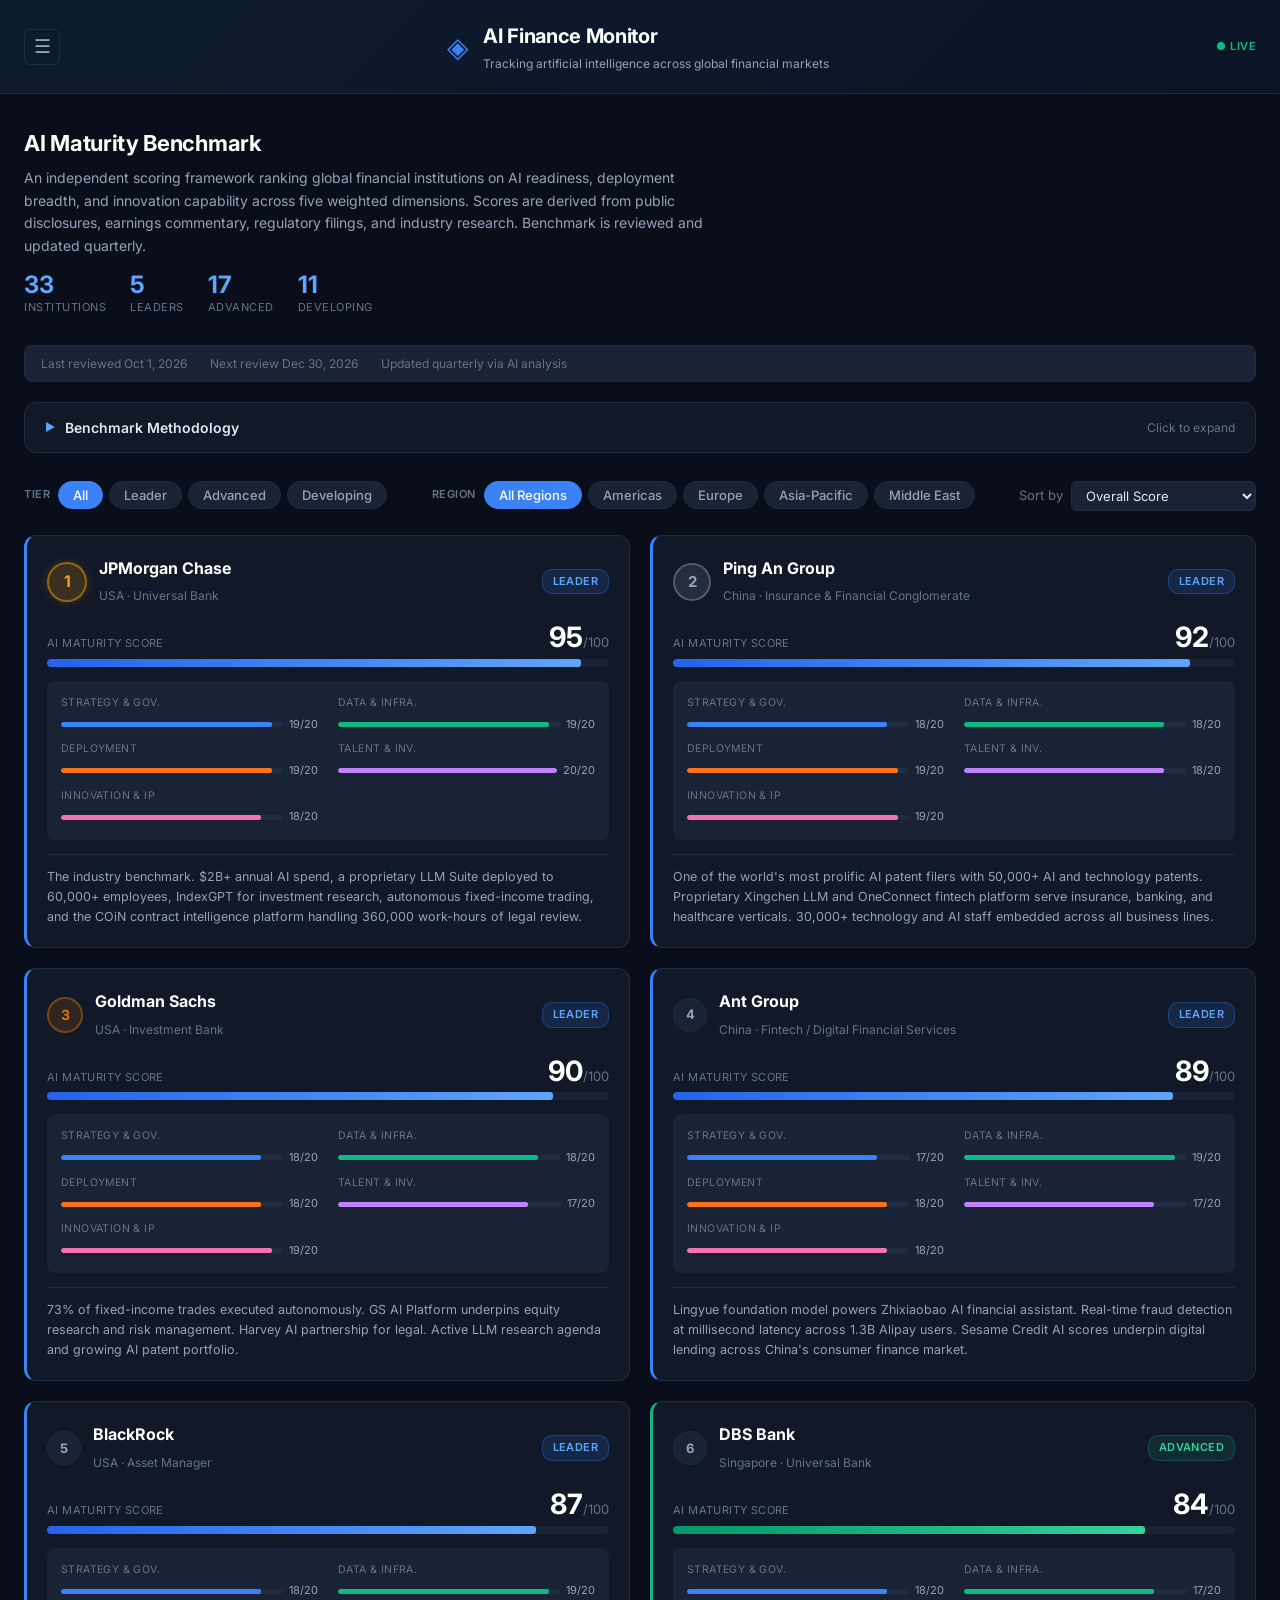
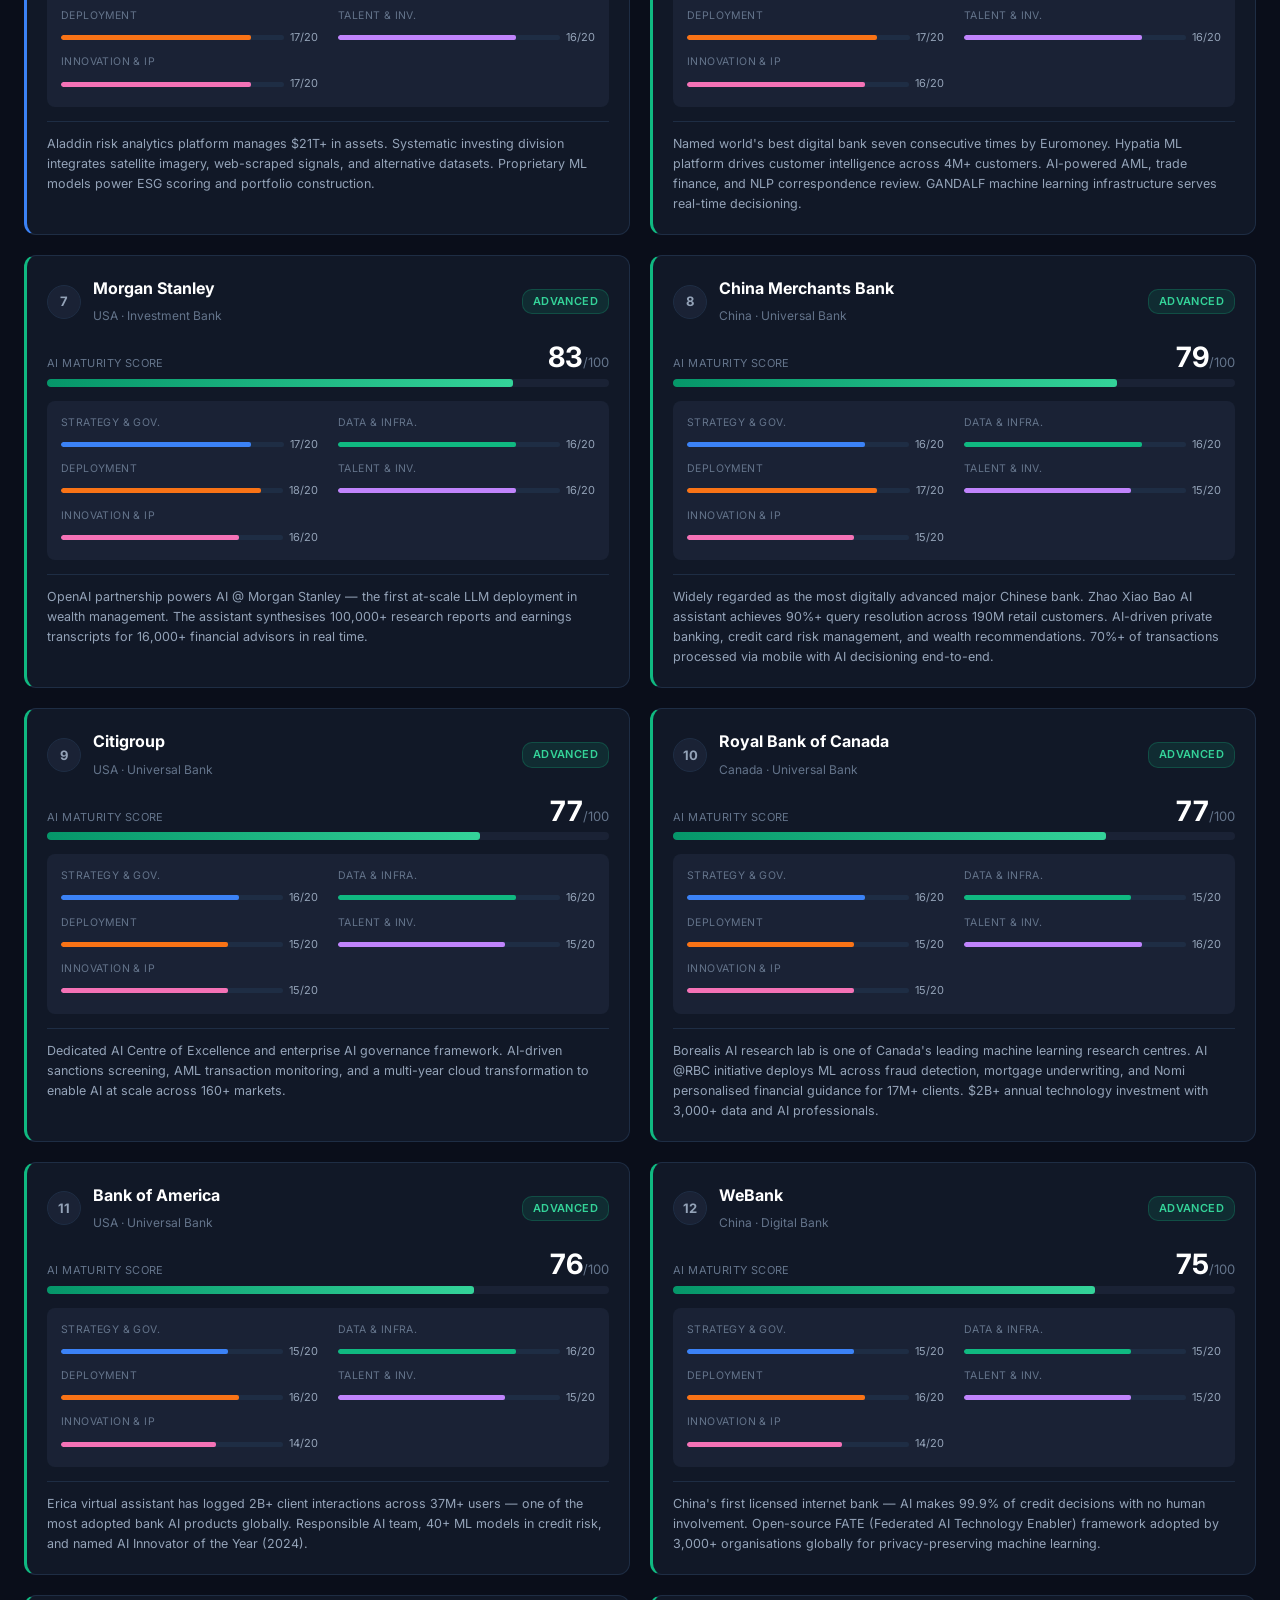
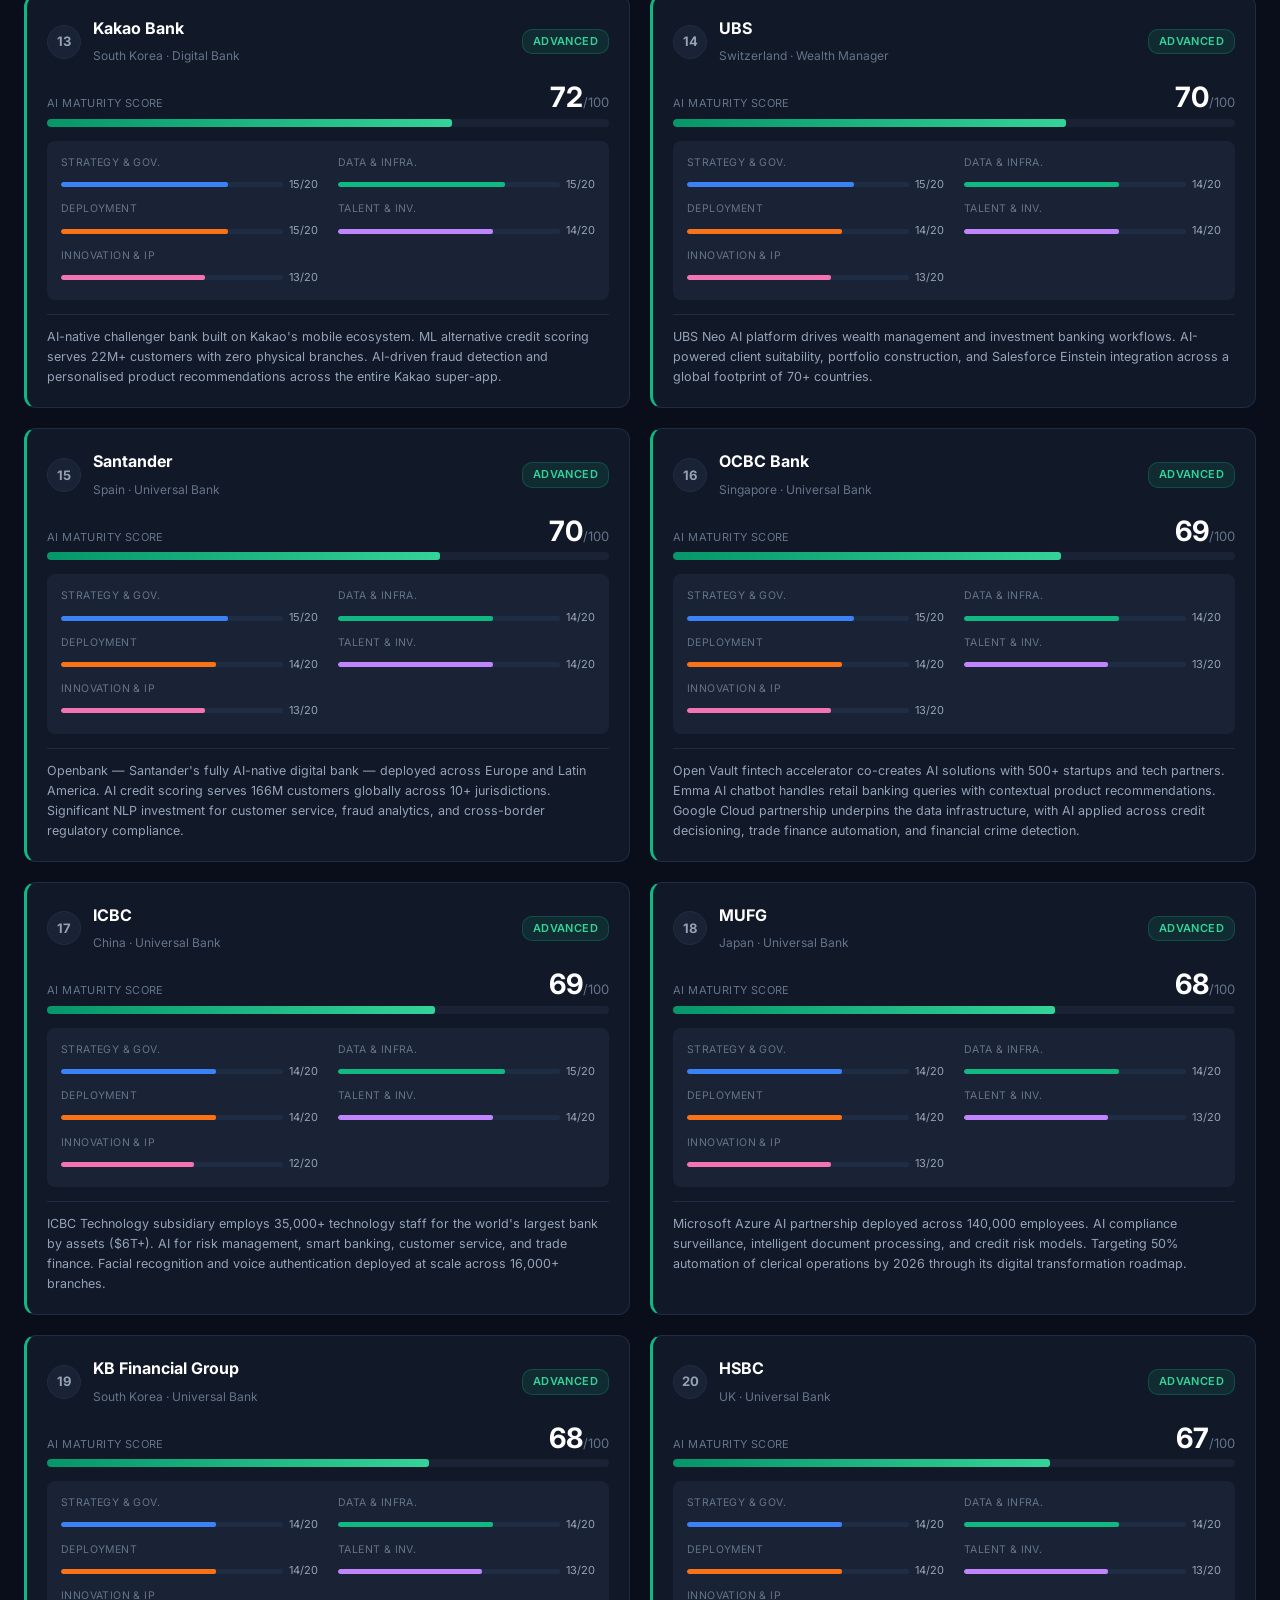
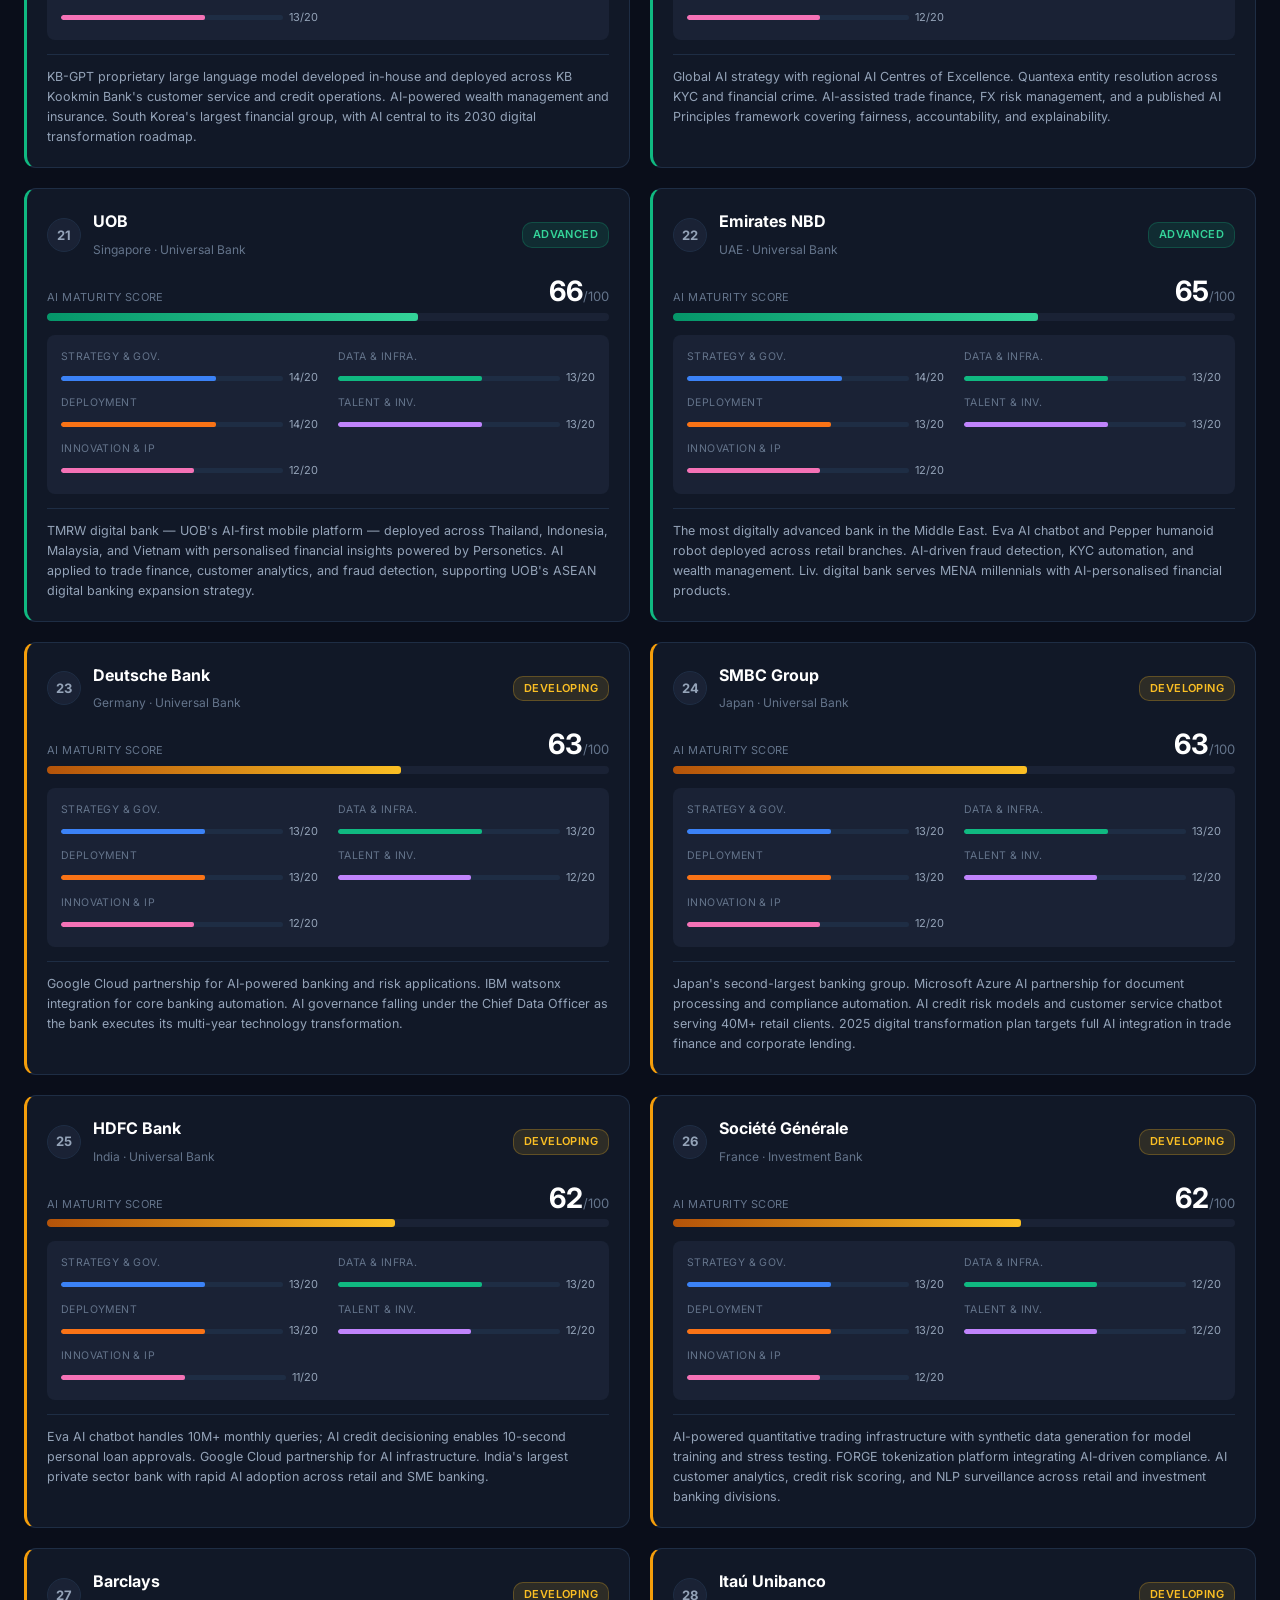
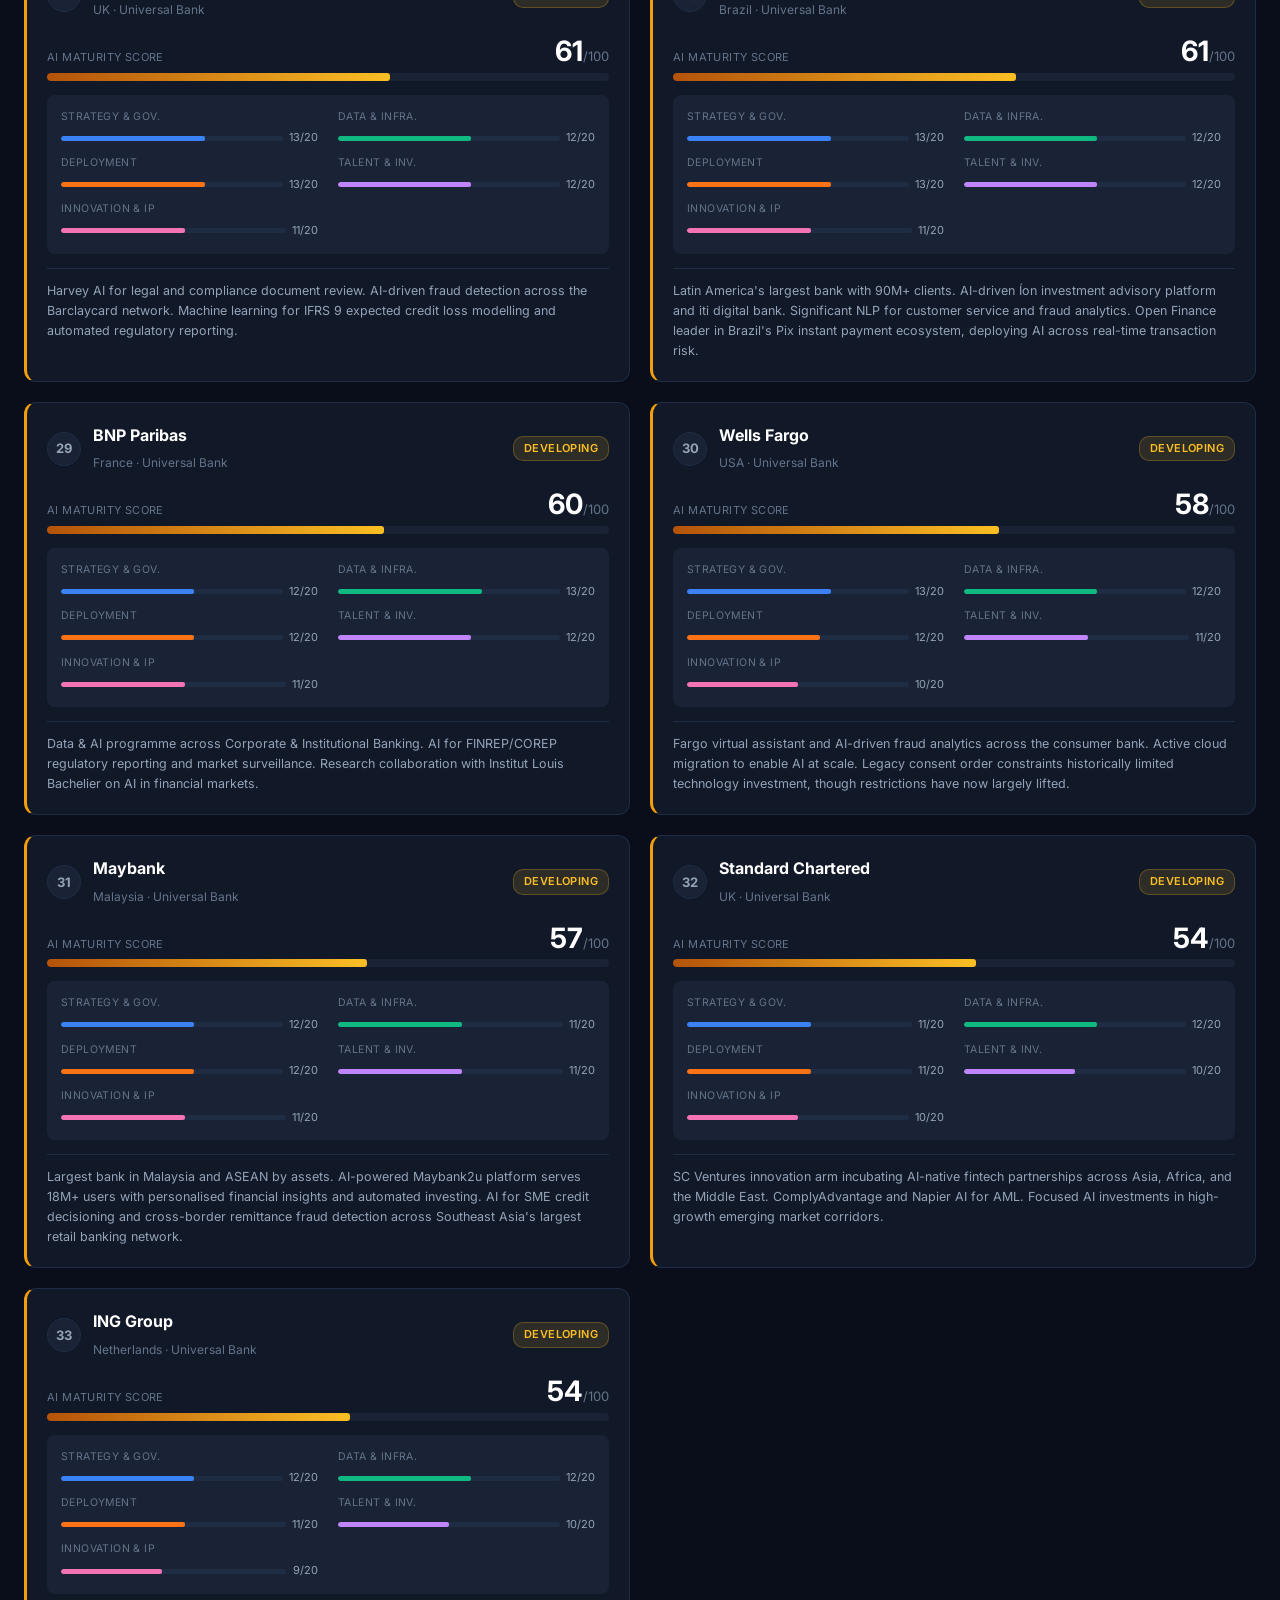
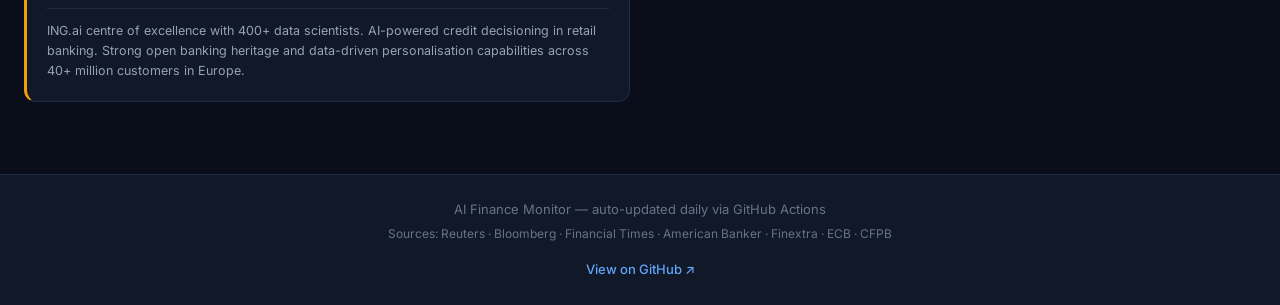
<file: ai-maturity.html>
<!DOCTYPE html>
<html lang="en">
<head>
  <meta charset="UTF-8" />
  <meta name="viewport" content="width=device-width, initial-scale=1.0" />
  <title>AI Maturity Benchmark — AI Finance Monitor</title>
  <link rel="stylesheet" href="styles.css" />
  <link rel="preconnect" href="https://fonts.googleapis.com" />
  <link href="https://fonts.googleapis.com/css2?family=Inter:wght@300;400;500;600;700&display=swap" rel="stylesheet" />
</head>
<body>

<header>
  <div class="header-inner">
    <button class="hamburger-btn" id="hamburger-btn" aria-label="Toggle navigation">&#9776;</button>
    <div class="brand">
      <span class="brand-icon">◈</span>
      <div>
        <h1>AI Finance Monitor</h1>
        <p class="tagline">Tracking artificial intelligence across global financial markets</p>
      </div>
    </div>
    <nav class="site-nav">
      <a href="index.html" class="nav-link">News Feed</a>
      <a href="use-cases.html" class="nav-link">AI Use Cases</a>
      <a href="ai-maturity.html" class="nav-link active">AI Maturity</a>
      <a href="ai-fintechs.html" class="nav-link">FinTech Tracker</a>
    </nav>
    <div class="header-meta">
      <span class="live-badge">● LIVE</span>
    </div>
  </div>
</header>

<div class="maturity-main">

  <!-- Intro -->
  <div class="maturity-intro">
    <h2>AI Maturity Benchmark</h2>
    <p>An independent scoring framework ranking global financial institutions on AI readiness, deployment breadth, and innovation capability across five weighted dimensions. Scores are derived from public disclosures, earnings commentary, regulatory filings, and industry research. Benchmark is reviewed and updated quarterly.</p>
    <div class="uc-stats" style="margin-top:16px">
      <div class="uc-stat"><span class="uc-stat-value" id="kpi-total">—</span><span class="uc-stat-label">Institutions</span></div>
      <div class="uc-stat"><span class="uc-stat-value" id="kpi-leaders">—</span><span class="uc-stat-label">Leaders</span></div>
      <div class="uc-stat"><span class="uc-stat-value" id="kpi-advanced">—</span><span class="uc-stat-label">Advanced</span></div>
      <div class="uc-stat"><span class="uc-stat-value" id="kpi-developing">—</span><span class="uc-stat-label">Developing</span></div>
    </div>
  </div>

  <!-- Review cadence banner -->
  <div class="maturity-cadence-bar" id="cadence-bar">
    <span id="cadence-last"></span>
    <span class="cadence-sep">·</span>
    <span id="cadence-next"></span>
    <span class="cadence-sep">·</span>
    <span>Updated quarterly via AI analysis</span>
  </div>

  <!-- Methodology accordion -->
  <div class="methodology-panel" id="methodology-panel">
    <button class="methodology-toggle" id="methodology-toggle">
      <span class="methodology-toggle-left">
        <span class="methodology-toggle-arrow">▶</span>
        <span>Benchmark Methodology</span>
      </span>
      <span class="methodology-toggle-hint">Click to expand</span>
    </button>
    <div class="methodology-body" id="methodology-body">
      <p class="methodology-intro-text">
        The <strong>AI Finance Maturity Index (AFMI)</strong> scores each institution out of 100 across five equally weighted dimensions (20 points each). Scores are calibrated against peer group disclosures and third-party research; institutions receive partial credit for pilots and programmes in progress. The quarterly update cycle uses recent news coverage and published developments to assess whether scores should change; adjustments are capped at ±2 points per dimension per quarter to prevent volatility.
      </p>
      <div class="methodology-dims">
        <div class="methodology-dim">
          <div class="methodology-dim-title">Strategy &amp; Governance</div>
          <div class="methodology-dim-pts">Up to 20 points</div>
          <div class="methodology-dim-desc">Board-level AI commitment, a named Chief AI Officer or equivalent, published AI strategy, independent model risk management framework, AI ethics committee, and integration of AI into long-term capital planning.</div>
        </div>
        <div class="methodology-dim">
          <div class="methodology-dim-title">Data &amp; Infrastructure</div>
          <div class="methodology-dim-pts">Up to 20 points</div>
          <div class="methodology-dim-desc">Investment in cloud-native data platforms, real-time pipelines, data governance, and proprietary data assets. Leaders operate enterprise data lakes with sub-second latency serving AI workloads at scale.</div>
        </div>
        <div class="methodology-dim">
          <div class="methodology-dim-title">Deployment at Scale</div>
          <div class="methodology-dim-pts">Up to 20 points</div>
          <div class="methodology-dim-desc">Number and breadth of live AI use cases across business lines. Partial credit for supervised pilots; full credit requires production deployments with measurable outcomes.</div>
        </div>
        <div class="methodology-dim">
          <div class="methodology-dim-title">Talent &amp; Investment</div>
          <div class="methodology-dim-pts">Up to 20 points</div>
          <div class="methodology-dim-desc">Disclosed AI/ML headcount, R&amp;D spend as a proportion of revenue, structured upskilling programmes, and retention of senior AI talent. Scores normalised for institution size.</div>
        </div>
        <div class="methodology-dim">
          <div class="methodology-dim-title">Innovation &amp; IP</div>
          <div class="methodology-dim-pts">Up to 20 points</div>
          <div class="methodology-dim-desc">AI-related patent filings, development of proprietary foundation models, peer-reviewed research, and participation in standards bodies and industry consortia (e.g., Partnership on AI, BIS Innovation Hub).</div>
        </div>
      </div>
      <div class="methodology-tiers-title">Maturity Tiers</div>
      <div class="methodology-tier-list">
        <div class="methodology-tier-item">
          <span class="mat-tier tier-leader" style="font-size:10px;padding:2px 8px">Leader</span>
          <span>85–100 · Enterprise-wide AI; significant proprietary model development</span>
        </div>
        <div class="methodology-tier-item">
          <span class="mat-tier tier-advanced" style="font-size:10px;padding:2px 8px">Advanced</span>
          <span>65–84 · Broad deployment; strong governance; active investment</span>
        </div>
        <div class="methodology-tier-item">
          <span class="mat-tier tier-developing" style="font-size:10px;padding:2px 8px">Developing</span>
          <span>50–64 · Meaningful AI in select functions; governance maturing</span>
        </div>
        <div class="methodology-tier-item">
          <span class="mat-tier tier-emerging" style="font-size:10px;padding:2px 8px">Emerging</span>
          <span>0–49 · Early-stage deployment; foundational infrastructure underway</span>
        </div>
      </div>
      <p class="methodology-disclaimer">
        <strong>Disclaimer:</strong> Scores are indicative assessments for informational purposes only and are not credit ratings, investment recommendations, or regulatory determinations. AI programmes evolve rapidly; scores reflect the state of public information as of the last review date. Institutions may score differently on proprietary or internal assessments.
      </p>
    </div>
  </div>

  <!-- Controls -->
  <div class="maturity-controls">
    <div class="maturity-filter-group">
      <div class="maturity-filter-label">Tier</div>
      <div class="maturity-filters" id="maturity-filters">
        <button class="cat-btn active" data-filter="All">All</button>
        <button class="cat-btn" data-filter="leader">Leader</button>
        <button class="cat-btn" data-filter="advanced">Advanced</button>
        <button class="cat-btn" data-filter="developing">Developing</button>
      </div>
    </div>
    <div class="maturity-filter-group">
      <div class="maturity-filter-label">Region</div>
      <div class="maturity-filters" id="maturity-region-filters">
        <button class="cat-btn active" data-region="All">All Regions</button>
        <button class="cat-btn" data-region="Americas">Americas</button>
        <button class="cat-btn" data-region="Europe">Europe</button>
        <button class="cat-btn" data-region="Asia-Pacific">Asia-Pacific</button>
        <button class="cat-btn" data-region="Middle East">Middle East</button>
      </div>
    </div>
    <div class="maturity-sort-wrap">
      <span>Sort by</span>
      <select class="maturity-sort-select" id="maturity-sort">
        <option value="total">Overall Score</option>
        <option value="strategy">Strategy &amp; Governance</option>
        <option value="data">Data &amp; Infrastructure</option>
        <option value="deployment">Deployment Scale</option>
        <option value="talent">Talent &amp; Investment</option>
        <option value="innovation">Innovation &amp; IP</option>
      </select>
    </div>
  </div>

  <!-- Cards -->
  <div class="maturity-grid" id="maturity-grid">
    <div class="loading-state" style="grid-column:1/-1">
      <div class="spinner"></div>
      <p>Loading benchmark data…</p>
    </div>
  </div>

</div>

<footer>
  <div class="footer-inner">
    <p>AI Finance Monitor — auto-updated daily via GitHub Actions</p>
    <p class="footer-sources">Sources: Reuters · Bloomberg · Financial Times · American Banker · Finextra · ECB · CFPB</p>
    <a href="https://github.com/aetherllama/ai-finance-monitor" target="_blank" class="gh-link">View on GitHub ↗</a>
  </div>
</footer>

<script>
const DATA_URL   = 'data/maturity.json';
const DIM_KEYS   = ['strategy', 'data', 'deployment', 'talent', 'innovation'];
const DIM_LABELS = ['Strategy & Gov.', 'Data & Infra.', 'Deployment', 'Talent & Inv.', 'Innovation & IP'];
const FILL_CLS   = ['fill-d1', 'fill-d2', 'fill-d3', 'fill-d4', 'fill-d5'];

let allInstitutions = [];
let baseRanks = {};
let activeFilter = 'All';
let activeRegion = 'All';
let sortKey = 'total';

// ── Data loading ──────────────────────────────────────────────────────────────
async function fetchData() {
  try {
    const res  = await fetch(DATA_URL + '?t=' + Date.now());
    const data = await res.json();

    allInstitutions = data.institutions || [];

    // Fixed rank by total score regardless of current filter/sort
    allInstitutions
      .slice()
      .sort((a, b) => b.total - a.total)
      .forEach((inst, i) => { baseRanks[inst.name] = i + 1; });

    updateKPIs();
    updateCadenceBar(data);
    render();
  } catch (err) {
    document.getElementById('maturity-grid').innerHTML =
      '<div class="empty-state" style="grid-column:1/-1"><p>Could not load benchmark data. Please refresh.</p></div>';
    console.error(err);
  }
}

// ── KPIs ──────────────────────────────────────────────────────────────────────
function updateKPIs() {
  const tiers = allInstitutions.reduce((acc, i) => {
    acc[i.tier] = (acc[i.tier] || 0) + 1; return acc;
  }, {});
  document.getElementById('kpi-total').textContent     = allInstitutions.length;
  document.getElementById('kpi-leaders').textContent   = tiers['leader']    || 0;
  document.getElementById('kpi-advanced').textContent  = tiers['advanced']  || 0;
  document.getElementById('kpi-developing').textContent= tiers['developing']|| 0;
}

// ── Cadence bar ───────────────────────────────────────────────────────────────
function fmtDate(iso) {
  if (!iso) return '—';
  const d = new Date(iso + 'T00:00:00');
  return d.toLocaleDateString('en-US', { month: 'short', day: 'numeric', year: 'numeric' });
}
function updateCadenceBar(data) {
  document.getElementById('cadence-last').textContent =
    'Last reviewed ' + fmtDate(data.last_updated);
  document.getElementById('cadence-next').textContent =
    'Next review ' + fmtDate(data.next_review);
}

// ── Card builder ──────────────────────────────────────────────────────────────
function tierLabel(t) {
  return { leader: 'Leader', advanced: 'Advanced', developing: 'Developing', emerging: 'Emerging' }[t] || t;
}

function deltaHTML(delta) {
  if (!delta || delta === 0) return '';
  const sign  = delta > 0 ? '+' : '';
  const cls   = delta > 0 ? 'delta-up' : 'delta-down';
  const arrow = delta > 0 ? '▲' : '▼';
  return `<span class="mat-delta ${cls}">${arrow} ${sign}${delta}</span>`;
}

function buildCard(inst) {
  const rank   = baseRanks[inst.name];
  const rankCls = rank <= 3 ? `rank-${rank}` : '';

  const dimsHTML = DIM_KEYS.map((k, i) => {
    const val = inst.scores[k];
    return `
      <div class="mat-dim">
        <div class="mat-dim-name">${DIM_LABELS[i]}</div>
        <div class="mat-dim-row">
          <div class="mat-dim-track">
            <div class="mat-dim-fill ${FILL_CLS[i]}" style="width:${val / 20 * 100}%"></div>
          </div>
          <span class="mat-dim-val">${val}/20</span>
        </div>
      </div>`;
  }).join('');

  const latestDev = inst.latest_development
    ? `<p class="mat-latest-dev"><span class="mat-latest-label">Latest:</span> ${inst.latest_development}</p>`
    : '';

  return `
    <div class="mat-card" data-tier="${inst.tier}" data-region="${inst.region}">
      <div class="mat-header">
        <div class="mat-rank ${rankCls}">${rank}</div>
        <div class="mat-name-wrap">
          <span class="mat-name">${inst.name}</span>
          <span class="mat-sub">${inst.hq} &middot; ${inst.type}</span>
        </div>
        <div class="mat-header-right">
          <span class="mat-tier tier-${inst.tier}">${tierLabel(inst.tier)}</span>
          ${deltaHTML(inst.score_delta || 0)}
        </div>
      </div>
      <div class="mat-score-wrap">
        <div class="mat-score-top">
          <span class="mat-score-lbl">AI Maturity Score</span>
          <span class="mat-score-num">${inst.total}<span class="mat-score-denom">/100</span></span>
        </div>
        <div class="mat-bar">
          <div class="mat-bar-fill fill-${inst.tier}" style="width:${inst.total}%"></div>
        </div>
      </div>
      <div class="mat-dims">${dimsHTML}</div>
      ${latestDev}
      <p class="mat-highlight">${inst.highlight}</p>
    </div>`;
}

// ── Render ────────────────────────────────────────────────────────────────────
function render() {
  let list = allInstitutions.filter(i =>
    (activeFilter === 'All' || i.tier === activeFilter) &&
    (activeRegion === 'All' || i.region === activeRegion)
  );

  list.sort((a, b) =>
    sortKey === 'total'
      ? b.total - a.total
      : b.scores[sortKey] - a.scores[sortKey]
  );

  const grid = document.getElementById('maturity-grid');
  grid.innerHTML = list.length
    ? list.map(buildCard).join('')
    : '<div class="empty-state" style="grid-column:1/-1"><p>No institutions match this filter.</p></div>';
}

// ── Event listeners ───────────────────────────────────────────────────────────
document.getElementById('maturity-filters').addEventListener('click', e => {
  const btn = e.target.closest('.cat-btn');
  if (!btn) return;
  document.querySelectorAll('#maturity-filters .cat-btn').forEach(b => b.classList.remove('active'));
  btn.classList.add('active');
  activeFilter = btn.dataset.filter;
  render();
});

document.getElementById('maturity-region-filters').addEventListener('click', e => {
  const btn = e.target.closest('.cat-btn');
  if (!btn) return;
  document.querySelectorAll('#maturity-region-filters .cat-btn').forEach(b => b.classList.remove('active'));
  btn.classList.add('active');
  activeRegion = btn.dataset.region;
  render();
});

document.getElementById('maturity-sort').addEventListener('change', e => {
  sortKey = e.target.value;
  render();
});

document.getElementById('methodology-toggle').addEventListener('click', () => {
  document.getElementById('methodology-panel').classList.toggle('open');
});

// ── Hamburger ─────────────────────────────────────────────────────────────────
(function() {
  const btn = document.getElementById('hamburger-btn');
  const hdr = document.querySelector('header');
  btn.addEventListener('click', function() {
    hdr.classList.toggle('nav-open');
    btn.innerHTML = hdr.classList.contains('nav-open') ? '&#10005;' : '&#9776;';
  });
  document.querySelectorAll('.nav-link').forEach(function(l) {
    l.addEventListener('click', function() {
      hdr.classList.remove('nav-open');
      btn.innerHTML = '&#9776;';
    });
  });
})();

// ── Header height ─────────────────────────────────────────────────────────────
function syncHeaderHeight() {
  document.documentElement.style.setProperty(
    '--header-h', document.querySelector('header').offsetHeight + 'px'
  );
}
syncHeaderHeight();
window.addEventListener('resize', syncHeaderHeight);

fetchData();
</script>

</body>
</html>
</file>
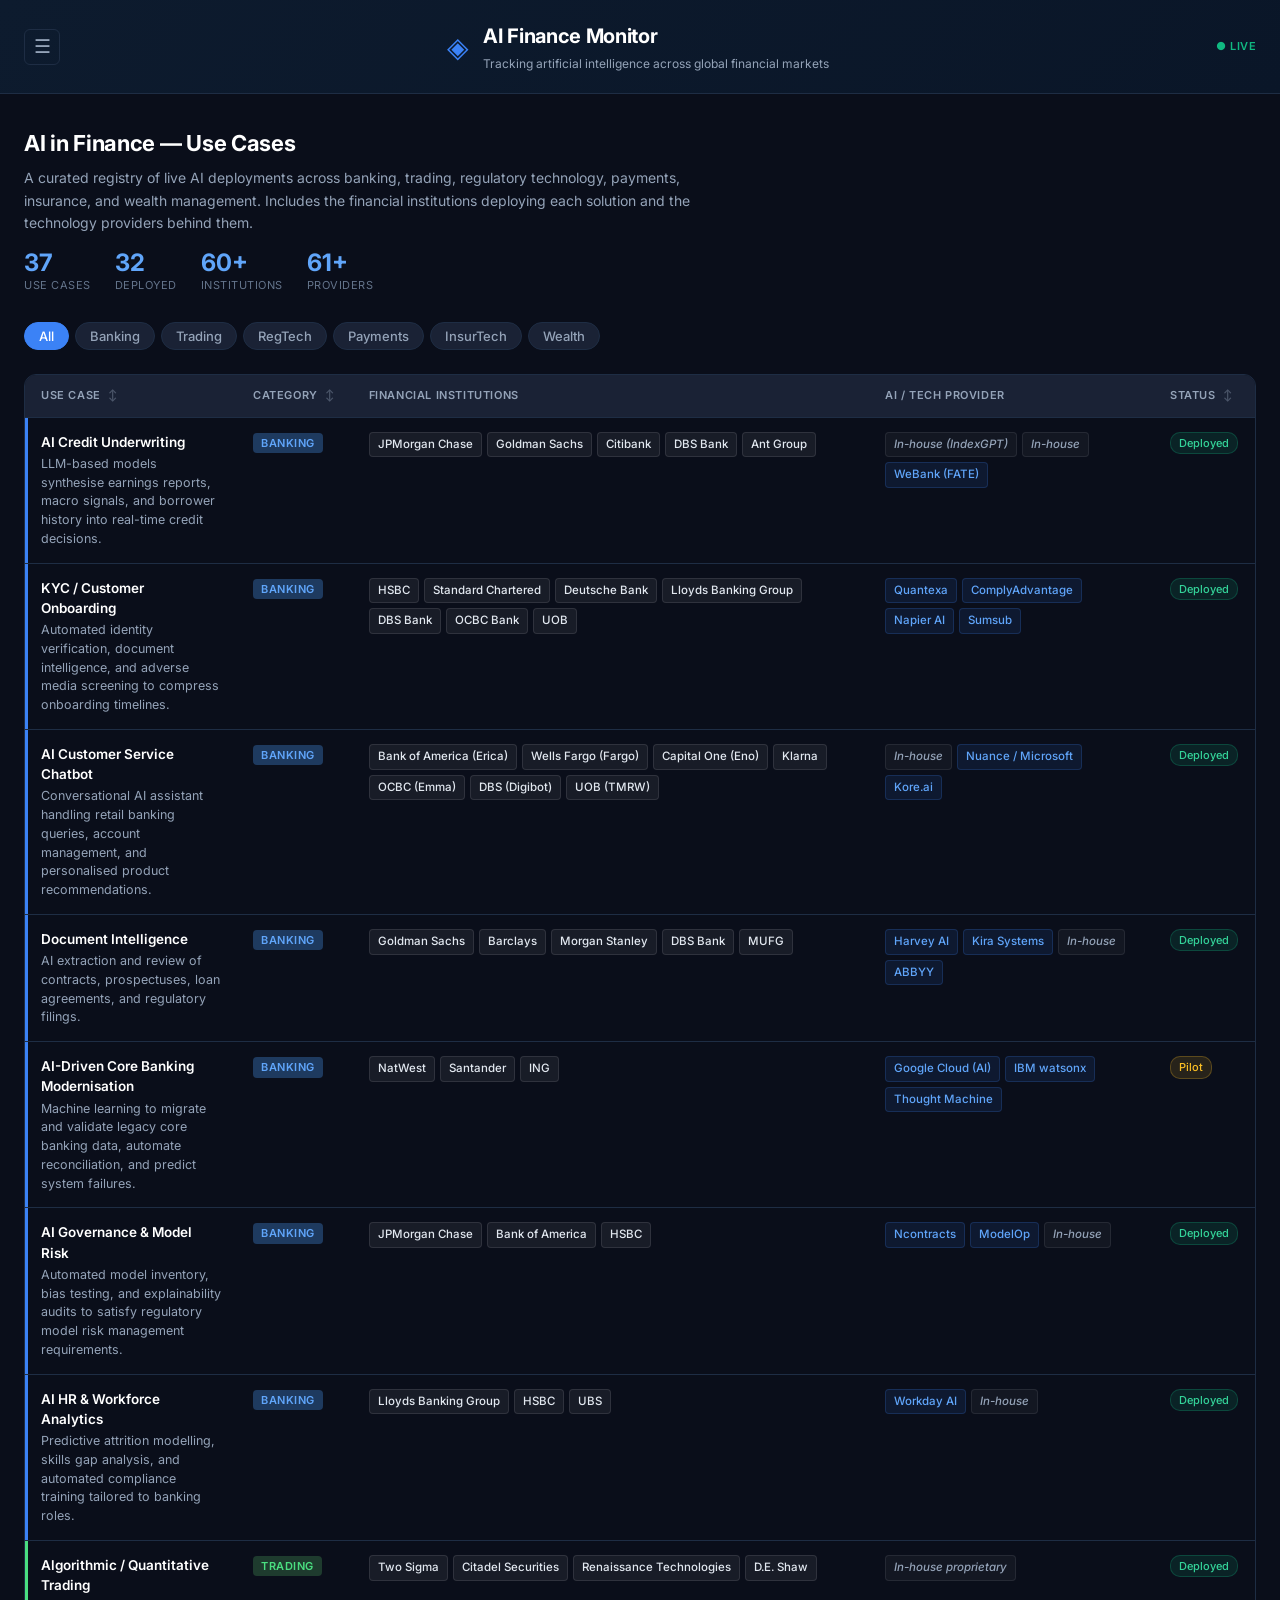
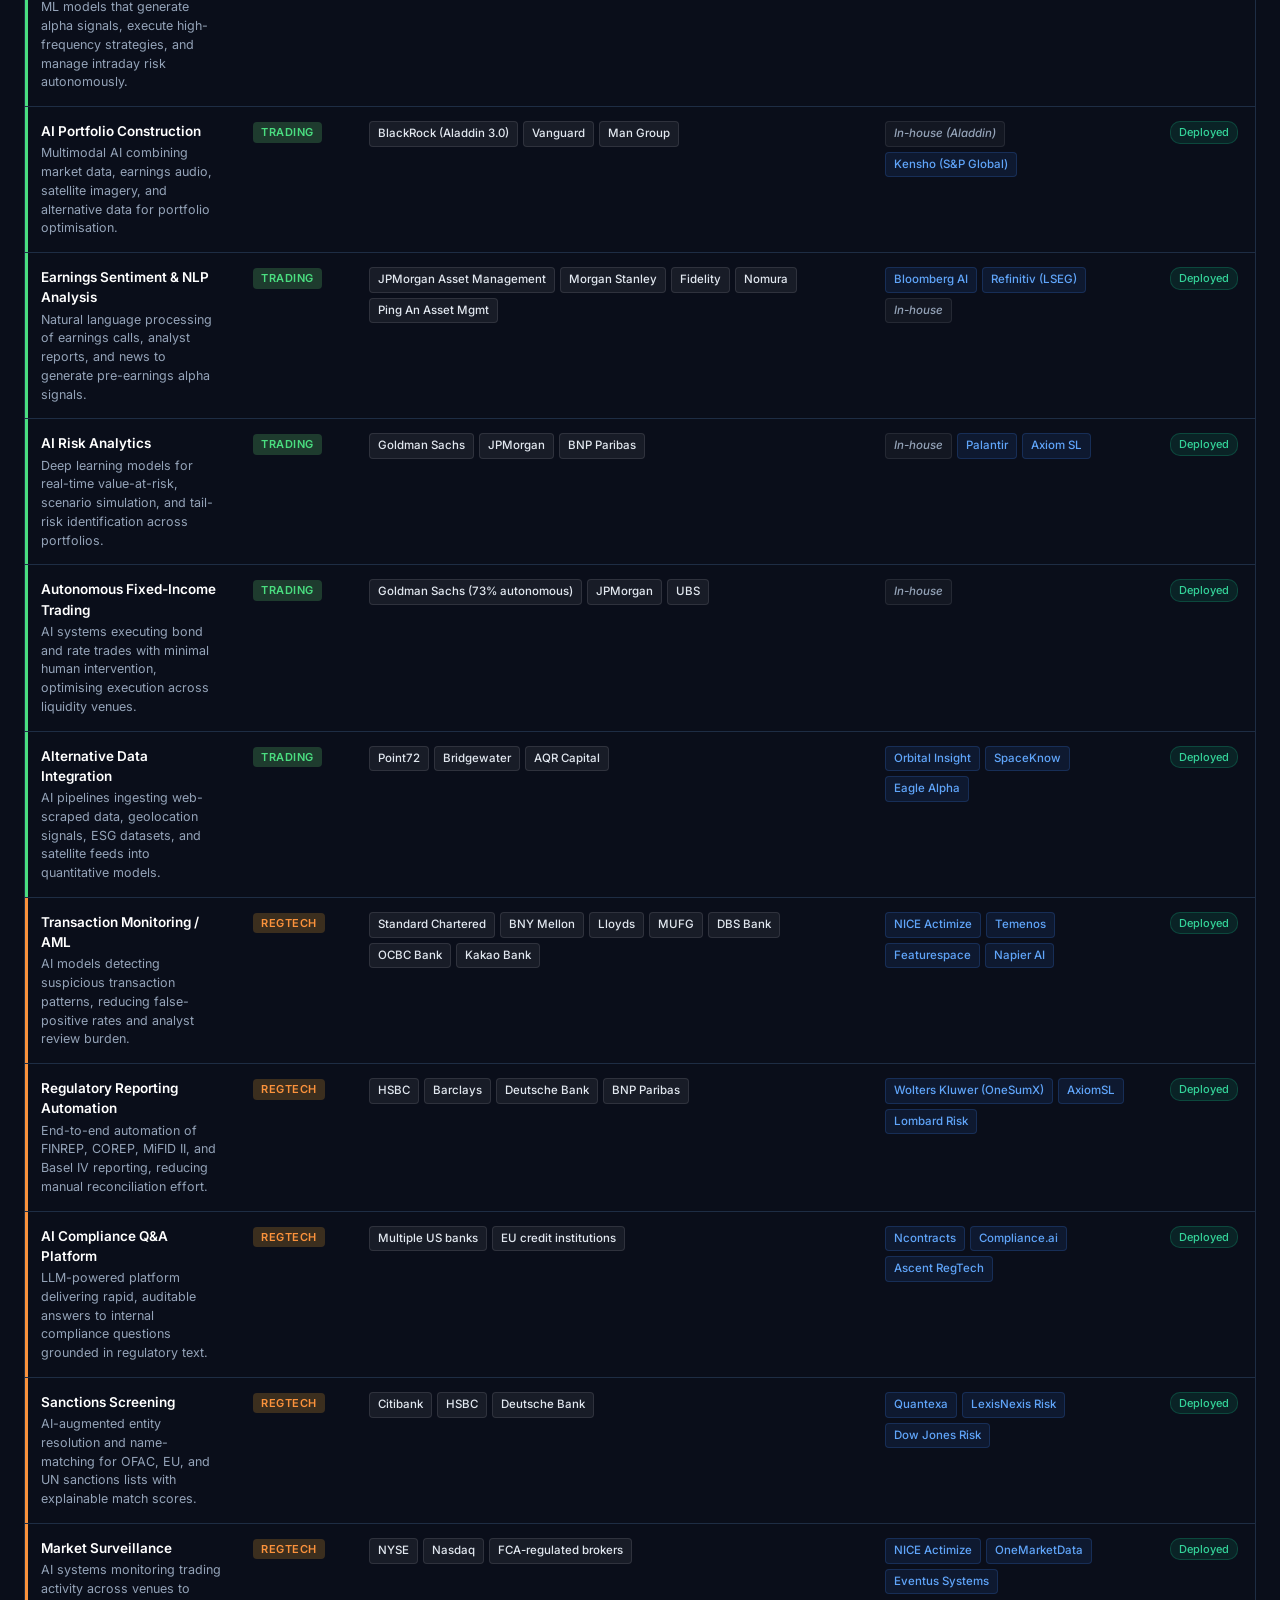
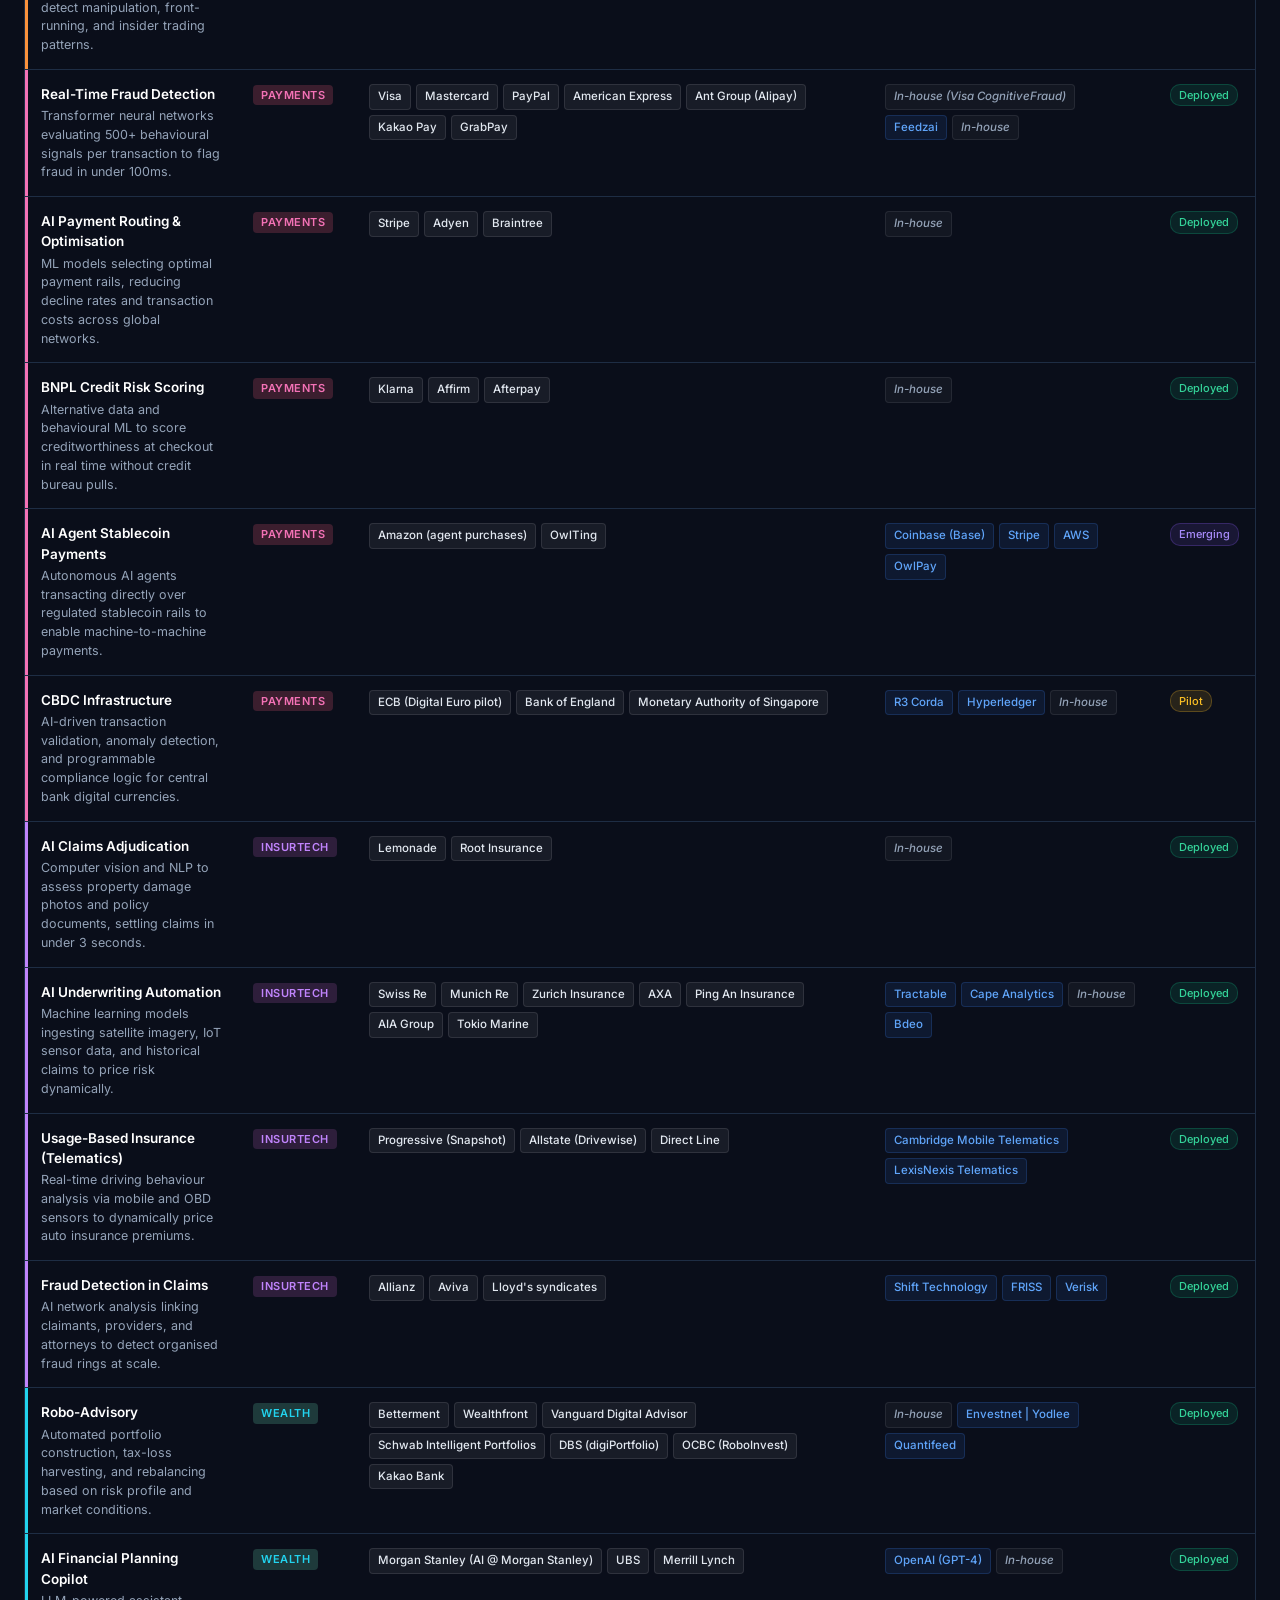
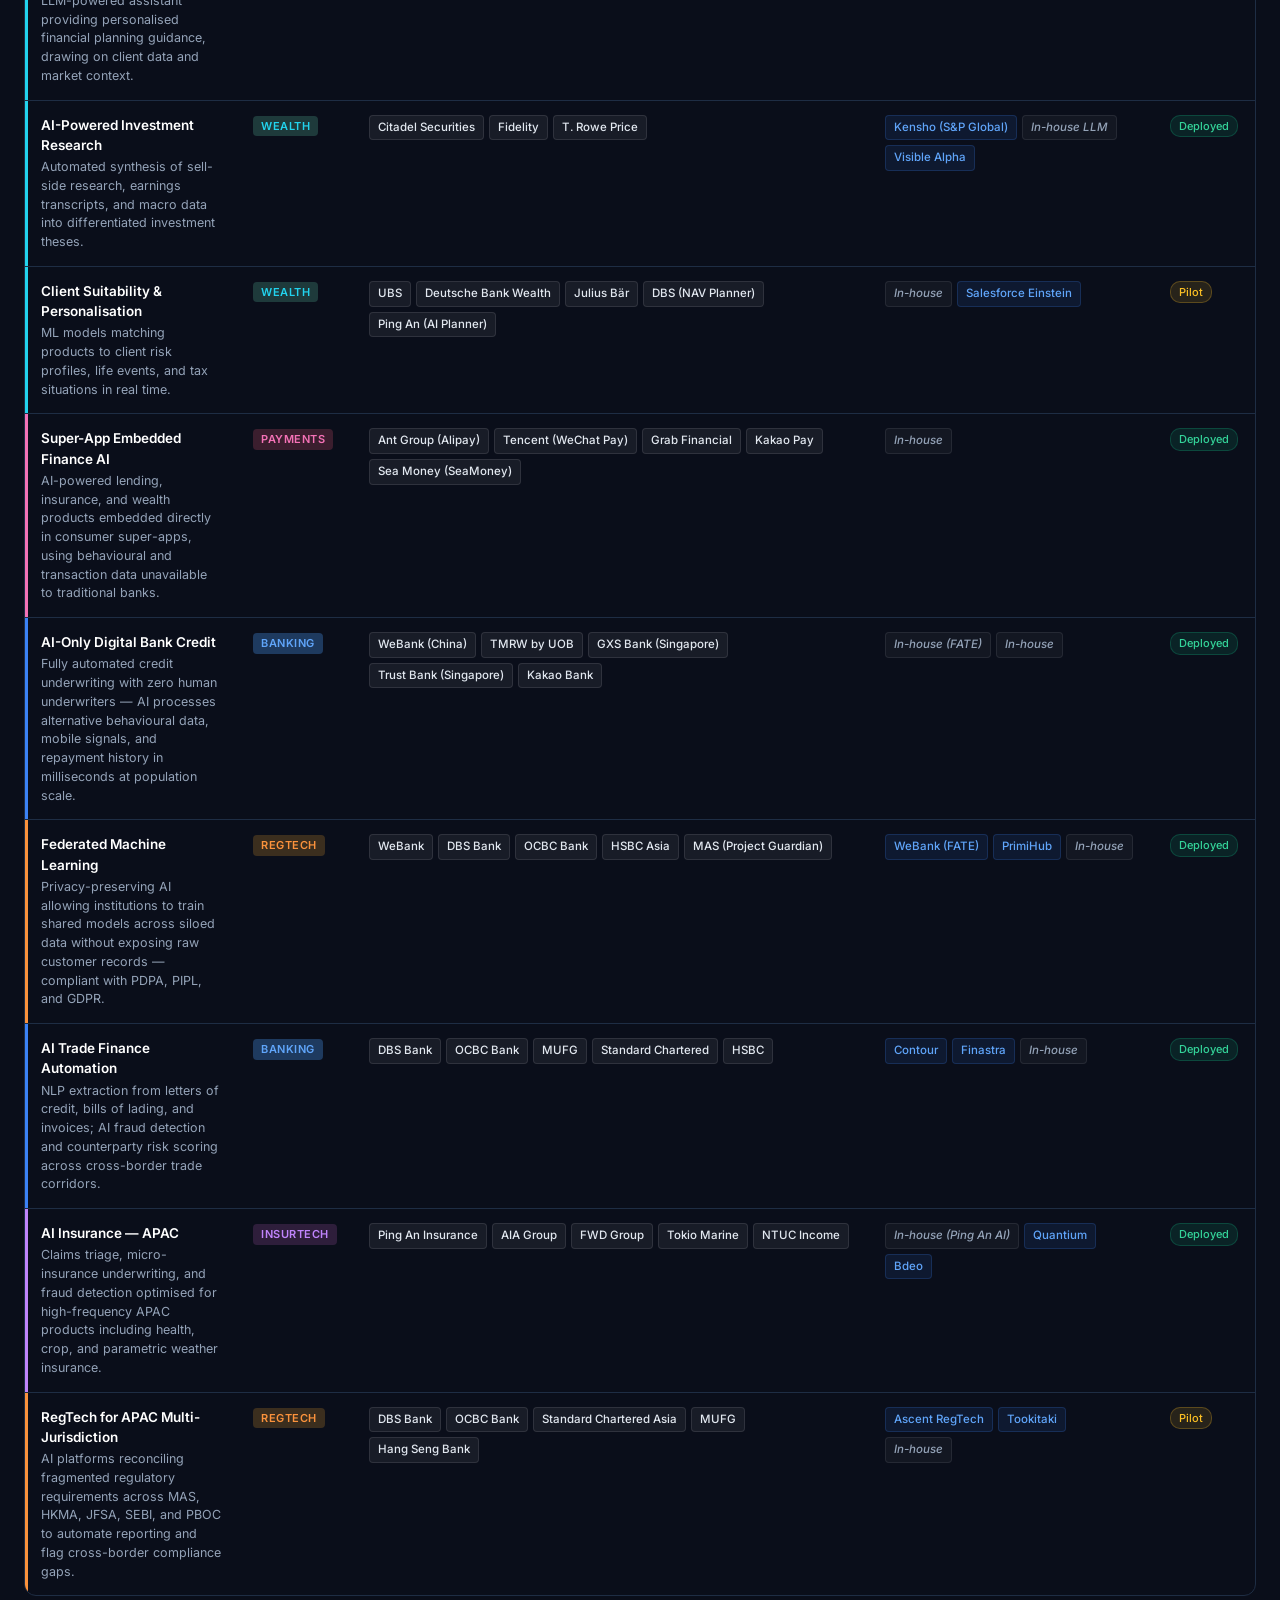
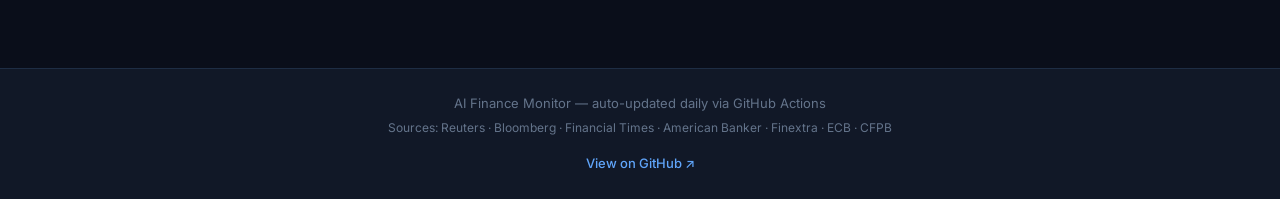
<file: use-cases.html>
<!DOCTYPE html>
<html lang="en">
<head>
  <meta charset="UTF-8" />
  <meta name="viewport" content="width=device-width, initial-scale=1.0" />
  <title>AI Use Cases in Finance — AI Finance Monitor</title>
  <link rel="stylesheet" href="styles.css" />
  <link rel="preconnect" href="https://fonts.googleapis.com" />
  <link href="https://fonts.googleapis.com/css2?family=Inter:wght@300;400;500;600;700&display=swap" rel="stylesheet" />
</head>
<body>

<header>
  <div class="header-inner">
    <button class="hamburger-btn" id="hamburger-btn" aria-label="Toggle navigation">&#9776;</button>
    <div class="brand">
      <span class="brand-icon">◈</span>
      <div>
        <h1>AI Finance Monitor</h1>
        <p class="tagline">Tracking artificial intelligence across global financial markets</p>
      </div>
    </div>
    <nav class="site-nav">
      <a href="index.html" class="nav-link">News Feed</a>
      <a href="use-cases.html" class="nav-link active">AI Use Cases</a>
      <a href="ai-maturity.html" class="nav-link">AI Maturity</a>
      <a href="ai-fintechs.html" class="nav-link">FinTech Tracker</a>
    </nav>
    <div class="header-meta">
      <span class="live-badge">● LIVE</span>
    </div>
  </div>
</header>

<div class="uc-main">

  <div class="uc-intro">
    <h2>AI in Finance — Use Cases</h2>
    <p>A curated registry of live AI deployments across banking, trading, regulatory technology, payments, insurance, and wealth management. Includes the financial institutions deploying each solution and the technology providers behind them.</p>
    <div class="uc-stats">
      <div class="uc-stat"><span class="uc-stat-value" id="stat-total">—</span><span class="uc-stat-label">Use Cases</span></div>
      <div class="uc-stat"><span class="uc-stat-value" id="stat-deployed">—</span><span class="uc-stat-label">Deployed</span></div>
      <div class="uc-stat"><span class="uc-stat-value" id="stat-inst">—</span><span class="uc-stat-label">Institutions</span></div>
      <div class="uc-stat"><span class="uc-stat-value" id="stat-providers">—</span><span class="uc-stat-label">Providers</span></div>
    </div>
  </div>

  <div class="uc-filters" id="uc-filters">
    <button class="cat-btn active" data-filter="All">All</button>
    <button class="cat-btn" data-filter="Banking">Banking</button>
    <button class="cat-btn" data-filter="Trading">Trading</button>
    <button class="cat-btn" data-filter="RegTech">RegTech</button>
    <button class="cat-btn" data-filter="Payments">Payments</button>
    <button class="cat-btn" data-filter="InsurTech">InsurTech</button>
    <button class="cat-btn" data-filter="Wealth">Wealth</button>
  </div>

  <div class="uc-table-wrap">
    <table class="uc-table" id="uc-table">
      <thead>
        <tr>
          <th data-col="usecase">Use Case <span class="sort-arrow">↕</span></th>
          <th data-col="category">Category <span class="sort-arrow">↕</span></th>
          <th data-col="institutions">Financial Institutions</th>
          <th data-col="providers">AI / Tech Provider</th>
          <th data-col="status">Status <span class="sort-arrow">↕</span></th>
        </tr>
      </thead>
      <tbody id="uc-tbody"></tbody>
    </table>
  </div>

</div>

<footer>
  <div class="footer-inner">
    <p>AI Finance Monitor — auto-updated daily via GitHub Actions</p>
    <p class="footer-sources">Sources: Reuters · Bloomberg · Financial Times · American Banker · Finextra · ECB · CFPB</p>
    <a href="https://github.com/aetherllama/ai-finance-monitor" target="_blank" class="gh-link">View on GitHub ↗</a>
  </div>
</footer>

<script>
const USE_CASES = [
  // ── Banking ─────────────────────────────────────────────────────────────
  {
    usecase: "AI Credit Underwriting",
    desc: "LLM-based models synthesise earnings reports, macro signals, and borrower history into real-time credit decisions.",
    category: "Banking",
    institutions: ["JPMorgan Chase", "Goldman Sachs", "Citibank", "DBS Bank", "Ant Group"],
    providers: ["In-house (IndexGPT)", "In-house", "WeBank (FATE)"],
    status: "deployed"
  },
  {
    usecase: "KYC / Customer Onboarding",
    desc: "Automated identity verification, document intelligence, and adverse media screening to compress onboarding timelines.",
    category: "Banking",
    institutions: ["HSBC", "Standard Chartered", "Deutsche Bank", "Lloyds Banking Group", "DBS Bank", "OCBC Bank", "UOB"],
    providers: ["Quantexa", "ComplyAdvantage", "Napier AI", "Sumsub"],
    status: "deployed"
  },
  {
    usecase: "AI Customer Service Chatbot",
    desc: "Conversational AI assistant handling retail banking queries, account management, and personalised product recommendations.",
    category: "Banking",
    institutions: ["Bank of America (Erica)", "Wells Fargo (Fargo)", "Capital One (Eno)", "Klarna", "OCBC (Emma)", "DBS (Digibot)", "UOB (TMRW)"],
    providers: ["In-house", "Nuance / Microsoft", "Kore.ai"],
    status: "deployed"
  },
  {
    usecase: "Document Intelligence",
    desc: "AI extraction and review of contracts, prospectuses, loan agreements, and regulatory filings.",
    category: "Banking",
    institutions: ["Goldman Sachs", "Barclays", "Morgan Stanley", "DBS Bank", "MUFG"],
    providers: ["Harvey AI", "Kira Systems", "In-house", "ABBYY"],
    status: "deployed"
  },
  {
    usecase: "AI-Driven Core Banking Modernisation",
    desc: "Machine learning to migrate and validate legacy core banking data, automate reconciliation, and predict system failures.",
    category: "Banking",
    institutions: ["NatWest", "Santander", "ING"],
    providers: ["Google Cloud (AI)", "IBM watsonx", "Thought Machine"],
    status: "pilot"
  },
  {
    usecase: "AI Governance & Model Risk",
    desc: "Automated model inventory, bias testing, and explainability audits to satisfy regulatory model risk management requirements.",
    category: "Banking",
    institutions: ["JPMorgan Chase", "Bank of America", "HSBC"],
    providers: ["Ncontracts", "ModelOp", "In-house"],
    status: "deployed"
  },
  {
    usecase: "AI HR & Workforce Analytics",
    desc: "Predictive attrition modelling, skills gap analysis, and automated compliance training tailored to banking roles.",
    category: "Banking",
    institutions: ["Lloyds Banking Group", "HSBC", "UBS"],
    providers: ["Workday AI", "In-house"],
    status: "deployed"
  },

  // ── Trading ──────────────────────────────────────────────────────────────
  {
    usecase: "Algorithmic / Quantitative Trading",
    desc: "ML models that generate alpha signals, execute high-frequency strategies, and manage intraday risk autonomously.",
    category: "Trading",
    institutions: ["Two Sigma", "Citadel Securities", "Renaissance Technologies", "D.E. Shaw"],
    providers: ["In-house proprietary"],
    status: "deployed"
  },
  {
    usecase: "AI Portfolio Construction",
    desc: "Multimodal AI combining market data, earnings audio, satellite imagery, and alternative data for portfolio optimisation.",
    category: "Trading",
    institutions: ["BlackRock (Aladdin 3.0)", "Vanguard", "Man Group"],
    providers: ["In-house (Aladdin)", "Kensho (S&P Global)"],
    status: "deployed"
  },
  {
    usecase: "Earnings Sentiment & NLP Analysis",
    desc: "Natural language processing of earnings calls, analyst reports, and news to generate pre-earnings alpha signals.",
    category: "Trading",
    institutions: ["JPMorgan Asset Management", "Morgan Stanley", "Fidelity", "Nomura", "Ping An Asset Mgmt"],
    providers: ["Bloomberg AI", "Refinitiv (LSEG)", "In-house"],
    status: "deployed"
  },
  {
    usecase: "AI Risk Analytics",
    desc: "Deep learning models for real-time value-at-risk, scenario simulation, and tail-risk identification across portfolios.",
    category: "Trading",
    institutions: ["Goldman Sachs", "JPMorgan", "BNP Paribas"],
    providers: ["In-house", "Palantir", "Axiom SL"],
    status: "deployed"
  },
  {
    usecase: "Autonomous Fixed-Income Trading",
    desc: "AI systems executing bond and rate trades with minimal human intervention, optimising execution across liquidity venues.",
    category: "Trading",
    institutions: ["Goldman Sachs (73% autonomous)", "JPMorgan", "UBS"],
    providers: ["In-house"],
    status: "deployed"
  },
  {
    usecase: "Alternative Data Integration",
    desc: "AI pipelines ingesting web-scraped data, geolocation signals, ESG datasets, and satellite feeds into quantitative models.",
    category: "Trading",
    institutions: ["Point72", "Bridgewater", "AQR Capital"],
    providers: ["Orbital Insight", "SpaceKnow", "Eagle Alpha"],
    status: "deployed"
  },

  // ── RegTech ───────────────────────────────────────────────────────────────
  {
    usecase: "Transaction Monitoring / AML",
    desc: "AI models detecting suspicious transaction patterns, reducing false-positive rates and analyst review burden.",
    category: "RegTech",
    institutions: ["Standard Chartered", "BNY Mellon", "Lloyds", "MUFG", "DBS Bank", "OCBC Bank", "Kakao Bank"],
    providers: ["NICE Actimize", "Temenos", "Featurespace", "Napier AI"],
    status: "deployed"
  },
  {
    usecase: "Regulatory Reporting Automation",
    desc: "End-to-end automation of FINREP, COREP, MiFID II, and Basel IV reporting, reducing manual reconciliation effort.",
    category: "RegTech",
    institutions: ["HSBC", "Barclays", "Deutsche Bank", "BNP Paribas"],
    providers: ["Wolters Kluwer (OneSumX)", "AxiomSL", "Lombard Risk"],
    status: "deployed"
  },
  {
    usecase: "AI Compliance Q&A Platform",
    desc: "LLM-powered platform delivering rapid, auditable answers to internal compliance questions grounded in regulatory text.",
    category: "RegTech",
    institutions: ["Multiple US banks", "EU credit institutions"],
    providers: ["Ncontracts", "Compliance.ai", "Ascent RegTech"],
    status: "deployed"
  },
  {
    usecase: "Sanctions Screening",
    desc: "AI-augmented entity resolution and name-matching for OFAC, EU, and UN sanctions lists with explainable match scores.",
    category: "RegTech",
    institutions: ["Citibank", "HSBC", "Deutsche Bank"],
    providers: ["Quantexa", "LexisNexis Risk", "Dow Jones Risk"],
    status: "deployed"
  },
  {
    usecase: "Market Surveillance",
    desc: "AI systems monitoring trading activity across venues to detect manipulation, front-running, and insider trading patterns.",
    category: "RegTech",
    institutions: ["NYSE", "Nasdaq", "FCA-regulated brokers"],
    providers: ["NICE Actimize", "OneMarketData", "Eventus Systems"],
    status: "deployed"
  },

  // ── Payments ──────────────────────────────────────────────────────────────
  {
    usecase: "Real-Time Fraud Detection",
    desc: "Transformer neural networks evaluating 500+ behavioural signals per transaction to flag fraud in under 100ms.",
    category: "Payments",
    institutions: ["Visa", "Mastercard", "PayPal", "American Express", "Ant Group (Alipay)", "Kakao Pay", "GrabPay"],
    providers: ["In-house (Visa CognitiveFraud)", "Feedzai", "In-house"],
    status: "deployed"
  },
  {
    usecase: "AI Payment Routing & Optimisation",
    desc: "ML models selecting optimal payment rails, reducing decline rates and transaction costs across global networks.",
    category: "Payments",
    institutions: ["Stripe", "Adyen", "Braintree"],
    providers: ["In-house"],
    status: "deployed"
  },
  {
    usecase: "BNPL Credit Risk Scoring",
    desc: "Alternative data and behavioural ML to score creditworthiness at checkout in real time without credit bureau pulls.",
    category: "Payments",
    institutions: ["Klarna", "Affirm", "Afterpay"],
    providers: ["In-house"],
    status: "deployed"
  },
  {
    usecase: "AI Agent Stablecoin Payments",
    desc: "Autonomous AI agents transacting directly over regulated stablecoin rails to enable machine-to-machine payments.",
    category: "Payments",
    institutions: ["Amazon (agent purchases)", "OwlTing"],
    providers: ["Coinbase (Base)", "Stripe", "AWS", "OwlPay"],
    status: "emerging"
  },
  {
    usecase: "CBDC Infrastructure",
    desc: "AI-driven transaction validation, anomaly detection, and programmable compliance logic for central bank digital currencies.",
    category: "Payments",
    institutions: ["ECB (Digital Euro pilot)", "Bank of England", "Monetary Authority of Singapore"],
    providers: ["R3 Corda", "Hyperledger", "In-house"],
    status: "pilot"
  },

  // ── InsurTech ─────────────────────────────────────────────────────────────
  {
    usecase: "AI Claims Adjudication",
    desc: "Computer vision and NLP to assess property damage photos and policy documents, settling claims in under 3 seconds.",
    category: "InsurTech",
    institutions: ["Lemonade", "Root Insurance"],
    providers: ["In-house"],
    status: "deployed"
  },
  {
    usecase: "AI Underwriting Automation",
    desc: "Machine learning models ingesting satellite imagery, IoT sensor data, and historical claims to price risk dynamically.",
    category: "InsurTech",
    institutions: ["Swiss Re", "Munich Re", "Zurich Insurance", "AXA", "Ping An Insurance", "AIA Group", "Tokio Marine"],
    providers: ["Tractable", "Cape Analytics", "In-house", "Bdeo"],
    status: "deployed"
  },
  {
    usecase: "Usage-Based Insurance (Telematics)",
    desc: "Real-time driving behaviour analysis via mobile and OBD sensors to dynamically price auto insurance premiums.",
    category: "InsurTech",
    institutions: ["Progressive (Snapshot)", "Allstate (Drivewise)", "Direct Line"],
    providers: ["Cambridge Mobile Telematics", "LexisNexis Telematics"],
    status: "deployed"
  },
  {
    usecase: "Fraud Detection in Claims",
    desc: "AI network analysis linking claimants, providers, and attorneys to detect organised fraud rings at scale.",
    category: "InsurTech",
    institutions: ["Allianz", "Aviva", "Lloyd's syndicates"],
    providers: ["Shift Technology", "FRISS", "Verisk"],
    status: "deployed"
  },

  // ── Wealth ────────────────────────────────────────────────────────────────
  {
    usecase: "Robo-Advisory",
    desc: "Automated portfolio construction, tax-loss harvesting, and rebalancing based on risk profile and market conditions.",
    category: "Wealth",
    institutions: ["Betterment", "Wealthfront", "Vanguard Digital Advisor", "Schwab Intelligent Portfolios", "DBS (digiPortfolio)", "OCBC (RoboInvest)", "Kakao Bank"],
    providers: ["In-house", "Envestnet | Yodlee", "Quantifeed"],
    status: "deployed"
  },
  {
    usecase: "AI Financial Planning Copilot",
    desc: "LLM-powered assistant providing personalised financial planning guidance, drawing on client data and market context.",
    category: "Wealth",
    institutions: ["Morgan Stanley (AI @ Morgan Stanley)", "UBS", "Merrill Lynch"],
    providers: ["OpenAI (GPT-4)", "In-house"],
    status: "deployed"
  },
  {
    usecase: "AI-Powered Investment Research",
    desc: "Automated synthesis of sell-side research, earnings transcripts, and macro data into differentiated investment theses.",
    category: "Wealth",
    institutions: ["Citadel Securities", "Fidelity", "T. Rowe Price"],
    providers: ["Kensho (S&P Global)", "In-house LLM", "Visible Alpha"],
    status: "deployed"
  },
  {
    usecase: "Client Suitability & Personalisation",
    desc: "ML models matching products to client risk profiles, life events, and tax situations in real time.",
    category: "Wealth",
    institutions: ["UBS", "Deutsche Bank Wealth", "Julius Bär", "DBS (NAV Planner)", "Ping An (AI Planner)"],
    providers: ["In-house", "Salesforce Einstein"],
    status: "pilot"
  },

  // ── APAC-specific use cases ───────────────────────────────────────────────
  {
    usecase: "Super-App Embedded Finance AI",
    desc: "AI-powered lending, insurance, and wealth products embedded directly in consumer super-apps, using behavioural and transaction data unavailable to traditional banks.",
    category: "Payments",
    institutions: ["Ant Group (Alipay)", "Tencent (WeChat Pay)", "Grab Financial", "Kakao Pay", "Sea Money (SeaMoney)"],
    providers: ["In-house"],
    status: "deployed"
  },
  {
    usecase: "AI-Only Digital Bank Credit",
    desc: "Fully automated credit underwriting with zero human underwriters — AI processes alternative behavioural data, mobile signals, and repayment history in milliseconds at population scale.",
    category: "Banking",
    institutions: ["WeBank (China)", "TMRW by UOB", "GXS Bank (Singapore)", "Trust Bank (Singapore)", "Kakao Bank"],
    providers: ["In-house (FATE)", "In-house"],
    status: "deployed"
  },
  {
    usecase: "Federated Machine Learning",
    desc: "Privacy-preserving AI allowing institutions to train shared models across siloed data without exposing raw customer records — compliant with PDPA, PIPL, and GDPR.",
    category: "RegTech",
    institutions: ["WeBank", "DBS Bank", "OCBC Bank", "HSBC Asia", "MAS (Project Guardian)"],
    providers: ["WeBank (FATE)", "PrimiHub", "In-house"],
    status: "deployed"
  },
  {
    usecase: "AI Trade Finance Automation",
    desc: "NLP extraction from letters of credit, bills of lading, and invoices; AI fraud detection and counterparty risk scoring across cross-border trade corridors.",
    category: "Banking",
    institutions: ["DBS Bank", "OCBC Bank", "MUFG", "Standard Chartered", "HSBC"],
    providers: ["Contour", "Finastra", "In-house"],
    status: "deployed"
  },
  {
    usecase: "AI Insurance — APAC",
    desc: "Claims triage, micro-insurance underwriting, and fraud detection optimised for high-frequency APAC products including health, crop, and parametric weather insurance.",
    category: "InsurTech",
    institutions: ["Ping An Insurance", "AIA Group", "FWD Group", "Tokio Marine", "NTUC Income"],
    providers: ["In-house (Ping An AI)", "Quantium", "Bdeo"],
    status: "deployed"
  },
  {
    usecase: "RegTech for APAC Multi-Jurisdiction",
    desc: "AI platforms reconciling fragmented regulatory requirements across MAS, HKMA, JFSA, SEBI, and PBOC to automate reporting and flag cross-border compliance gaps.",
    category: "RegTech",
    institutions: ["DBS Bank", "OCBC Bank", "Standard Chartered Asia", "MUFG", "Hang Seng Bank"],
    providers: ["Ascent RegTech", "Tookitaki", "In-house"],
    status: "pilot"
  }
];

// ── Category colours ─────────────────────────────────────────────────────────
const CAT_STYLE = {
  Banking:   "background:#1e3a5f;color:#60a5fa",
  Trading:   "background:#1e3b2e;color:#4ade80",
  RegTech:   "background:#3b2e1e;color:#fb923c",
  InsurTech: "background:#2e1e3b;color:#c084fc",
  Payments:  "background:#3b1e2e;color:#f472b6",
  Wealth:    "background:#1e3a3b;color:#22d3ee",
};

let activeFilter = "All";
let sortCol = null;
let sortAsc = true;

function statusBadge(s) {
  return `<span class="status-badge status-${s}">${s.charAt(0).toUpperCase()+s.slice(1)}</span>`;
}

function renderTable() {
  const tbody = document.getElementById("uc-tbody");
  let rows = activeFilter === "All" ? [...USE_CASES] : USE_CASES.filter(r => r.category === activeFilter);

  if (sortCol === "usecase") rows.sort((a, b) => sortAsc ? a.usecase.localeCompare(b.usecase) : b.usecase.localeCompare(a.usecase));
  if (sortCol === "category") rows.sort((a, b) => sortAsc ? a.category.localeCompare(b.category) : b.category.localeCompare(a.category));
  if (sortCol === "status") rows.sort((a, b) => sortAsc ? a.status.localeCompare(b.status) : b.status.localeCompare(a.status));

  if (rows.length === 0) {
    tbody.innerHTML = `<tr><td colspan="5" class="uc-empty">No use cases in this category yet.</td></tr>`;
    return;
  }

  tbody.innerHTML = rows.map(r => {
    const catStyle = CAT_STYLE[r.category] || "";
    const insts = r.institutions.map(i => `<span class="inst-chip">${i}</span>`).join("");
    const provs = r.providers.map(p =>
      p.startsWith("In-house") ? `<span class="provider-chip inhouse">${p}</span>` : `<span class="provider-chip">${p}</span>`
    ).join("");
    return `
      <tr data-category="${r.category}">
        <td>
          <div class="uc-use-case">${r.usecase}</div>
          <div class="uc-desc">${r.desc}</div>
        </td>
        <td><span class="uc-badge" style="${catStyle}">${r.category}</span></td>
        <td><div class="uc-institutions">${insts}</div></td>
        <td><div class="uc-providers">${provs}</div></td>
        <td>${statusBadge(r.status)}</td>
      </tr>`;
  }).join("");
}

function updateStats() {
  const all = USE_CASES;
  const deployed = all.filter(r => r.status === "deployed").length;
  const insts = new Set(all.flatMap(r => r.institutions)).size;
  const provs = new Set(all.flatMap(r => r.providers).filter(p => !p.startsWith("In-house"))).size;
  document.getElementById("stat-total").textContent = all.length;
  document.getElementById("stat-deployed").textContent = deployed;
  document.getElementById("stat-inst").textContent = "60+";
  document.getElementById("stat-providers").textContent = provs + "+";
}

// Category filter
document.getElementById("uc-filters").addEventListener("click", e => {
  const btn = e.target.closest(".cat-btn");
  if (!btn) return;
  document.querySelectorAll("#uc-filters .cat-btn").forEach(b => b.classList.remove("active"));
  btn.classList.add("active");
  activeFilter = btn.dataset.filter;
  renderTable();
});

// Column sort
document.querySelector(".uc-table thead").addEventListener("click", e => {
  const th = e.target.closest("th[data-col]");
  if (!th) return;
  const col = th.dataset.col;
  if (!["usecase", "category", "status"].includes(col)) return;
  sortAsc = sortCol === col ? !sortAsc : true;
  sortCol = col;
  document.querySelectorAll(".uc-table th").forEach(t => t.classList.remove("sorted"));
  th.classList.add("sorted");
  th.querySelector(".sort-arrow").textContent = sortAsc ? "↑" : "↓";
  renderTable();
});

function syncHeaderHeight() {
  const h = document.querySelector("header").offsetHeight;
  document.documentElement.style.setProperty("--header-h", h + "px");
}
syncHeaderHeight();
window.addEventListener("resize", syncHeaderHeight);

updateStats();
renderTable();

// Hamburger menu
(function() {
  const btn = document.getElementById('hamburger-btn');
  const hdr = document.querySelector('header');
  btn.addEventListener('click', function() {
    hdr.classList.toggle('nav-open');
    btn.innerHTML = hdr.classList.contains('nav-open') ? '&#10005;' : '&#9776;';
  });
  document.querySelectorAll('.nav-link').forEach(function(l) {
    l.addEventListener('click', function() {
      hdr.classList.remove('nav-open');
      btn.innerHTML = '&#9776;';
    });
  });
})();
</script>

</body>
</html>
</file>
<file: styles.css>
*, *::before, *::after { box-sizing: border-box; margin: 0; padding: 0; }

:root {
  --bg: #0a0e1a;
  --surface: #111827;
  --surface2: #1a2235;
  --border: #1e2d44;
  --accent: #3b82f6;
  --accent2: #60a5fa;
  --text: #e2e8f0;
  --muted: #64748b;
  --muted2: #94a3b8;
  --green: #10b981;
  --tag-bg: #1e3a5f;
  --tag-text: #93c5fd;
}

body {
  font-family: 'Inter', -apple-system, BlinkMacSystemFont, sans-serif;
  background: var(--bg);
  color: var(--text);
  min-height: 100vh;
  font-size: 15px;
  line-height: 1.6;
}

/* ── Header ── */
header {
  background: linear-gradient(135deg, #0d1b2e 0%, #0a1628 100%);
  border-bottom: 1px solid var(--border);
  padding: 20px 0;
  position: sticky;
  top: 0;
  z-index: 100;
  backdrop-filter: blur(8px);
}

.header-inner {
  max-width: 1280px;
  margin: 0 auto;
  padding: 0 24px;
  display: flex;
  align-items: center;
  justify-content: space-between;
  gap: 16px;
}

.brand { display: flex; align-items: center; gap: 14px; }

.brand-icon {
  font-size: 28px;
  color: var(--accent);
  line-height: 1;
}

.brand h1 {
  font-size: 20px;
  font-weight: 700;
  letter-spacing: -0.3px;
  color: #fff;
}

.tagline {
  font-size: 12px;
  color: var(--muted2);
  margin-top: 2px;
}

/* ── Hamburger (always visible, top-left) ── */
.hamburger-btn {
  display: flex;
  background: none;
  border: 1px solid var(--border);
  border-radius: 6px;
  color: var(--muted2);
  font-size: 19px;
  line-height: 1;
  width: 36px;
  height: 36px;
  cursor: pointer;
  align-items: center;
  justify-content: center;
  flex-shrink: 0;
  transition: color 0.15s, border-color 0.15s;
  font-family: inherit;
  padding: 0;
}
.hamburger-btn:hover { color: #fff; border-color: var(--accent); }

/* ── Site Nav — always a dropdown ── */
.site-nav {
  display: none;
  position: absolute;
  top: 100%;
  left: 0;
  right: 0;
  background: linear-gradient(180deg, #0d1b2e 0%, #0a1628 100%);
  border-bottom: 1px solid var(--border);
  padding: 8px 20px 14px;
  flex-direction: column;
  gap: 4px;
  z-index: 99;
}
header.nav-open .site-nav { display: flex; }

.nav-link {
  font-size: 14px;
  font-weight: 500;
  color: var(--muted2);
  text-decoration: none;
  padding: 11px 14px;
  border-radius: 8px;
  transition: color 0.15s, background 0.15s;
  width: 100%;
  display: block;
}
.nav-link:hover { color: #fff; background: rgba(255,255,255,0.06); }
.nav-link.active {
  color: #fff;
  background: rgba(59, 130, 246, 0.15);
  border: 1px solid rgba(59, 130, 246, 0.3);
}

.header-meta { display: flex; align-items: center; gap: 12px; flex-shrink: 0; }

.live-badge {
  font-size: 11px;
  font-weight: 600;
  color: var(--green);
  letter-spacing: 0.5px;
  animation: pulse 2s ease-in-out infinite;
}

@keyframes pulse {
  0%, 100% { opacity: 1; }
  50% { opacity: 0.4; }
}

.last-updated {
  font-size: 12px;
  color: var(--muted);
}

/* ── Toolbar ── */
.toolbar {
  background: var(--surface);
  border-bottom: 1px solid var(--border);
  padding: 12px 0;
  position: sticky;
  top: var(--header-h, 69px);
  z-index: 99;
}

.toolbar-inner {
  max-width: 1280px;
  margin: 0 auto;
  padding: 0 24px;
  display: flex;
  align-items: center;
  gap: 16px;
  flex-wrap: wrap;
}

.search-wrap {
  position: relative;
  flex: 1;
  min-width: 200px;
  max-width: 360px;
}

.search-icon {
  position: absolute;
  left: 12px;
  top: 50%;
  transform: translateY(-50%);
  color: var(--muted);
  font-size: 18px;
  pointer-events: none;
}

#search {
  width: 100%;
  background: var(--surface2);
  border: 1px solid var(--border);
  border-radius: 8px;
  padding: 8px 12px 8px 36px;
  color: var(--text);
  font-size: 14px;
  font-family: inherit;
  transition: border-color 0.2s;
  outline: none;
}

#search::placeholder { color: var(--muted); }
#search:focus { border-color: var(--accent); }

.categories { display: flex; gap: 6px; flex-wrap: wrap; }

.cat-btn {
  background: var(--surface2);
  border: 1px solid var(--border);
  border-radius: 20px;
  padding: 5px 14px;
  font-size: 13px;
  font-weight: 500;
  color: var(--muted2);
  cursor: pointer;
  transition: all 0.2s;
  font-family: inherit;
}

.cat-btn:hover { border-color: var(--accent); color: var(--accent2); }

.cat-btn.active {
  background: var(--accent);
  border-color: var(--accent);
  color: #fff;
}

/* ── Executive Insights Bar ── */
.insights-bar {
  background: var(--surface);
  border: 1px solid var(--border);
  border-radius: 12px;
  padding: 20px 24px;
  max-width: 1280px;
  margin: 24px auto 0;
}

.insights-header {
  display: flex;
  align-items: center;
  justify-content: space-between;
  margin-bottom: 18px;
  gap: 12px;
}

.insights-title-wrap {
  display: flex;
  align-items: center;
  gap: 10px;
  flex-wrap: wrap;
}

.insights-icon { color: var(--accent); font-size: 15px; flex-shrink: 0; }

.insights-title {
  font-size: 11px;
  font-weight: 700;
  text-transform: uppercase;
  letter-spacing: 1px;
  color: var(--muted2);
}

.insights-meta { font-size: 12px; color: var(--muted); }

.insights-badge {
  font-size: 11px;
  color: var(--accent2);
  background: rgba(59, 130, 246, 0.1);
  border: 1px solid rgba(59, 130, 246, 0.25);
  padding: 2px 10px;
  border-radius: 10px;
  white-space: nowrap;
  flex-shrink: 0;
}

/* Two-panel layout */
.insights-panels {
  display: grid;
  grid-template-columns: 1fr 1fr;
  gap: 16px;
}

.insights-panel {
  background: var(--surface2);
  border-radius: 10px;
  padding: 16px 18px;
  border-top: 2px solid transparent;
}

.insights-risks { border-top-color: #f97316; }  /* orange */
.insights-opps  { border-top-color: #10b981; }  /* green  */

.insights-panel-header {
  display: flex;
  align-items: center;
  gap: 8px;
  margin-bottom: 14px;
}

.panel-marker {
  font-size: 10px;
  flex-shrink: 0;
}

.risk-marker { color: #f97316; }
.opp-marker  { color: #10b981; }

.insights-panel-title {
  font-size: 12px;
  font-weight: 700;
  text-transform: uppercase;
  letter-spacing: 0.8px;
}

.insights-risks .insights-panel-title { color: #fb923c; }
.insights-opps  .insights-panel-title { color: #34d399; }

.insights-panel-sub {
  font-size: 11px;
  color: var(--muted);
}

/* Insight rows */
.insight-item {
  display: flex;
  gap: 10px;
  padding: 8px 0;
  border-bottom: 1px solid var(--border);
  align-items: flex-start;
}

.insight-item:last-child { border-bottom: none; }

.insight-bullet {
  font-size: 9px;
  flex-shrink: 0;
  margin-top: 5px;
}

.bullet-risk { color: #f97316; }
.bullet-opp  { color: #10b981; }

.insight-text {
  font-size: 13px;
  color: var(--text);
  line-height: 1.6;
  margin: 0;
}

.insights-loading {
  height: 60px;
  background: rgba(255,255,255,0.03);
  border-radius: 6px;
  animation: shimmer 1.5s ease-in-out infinite;
}

.insights-empty { font-size: 13px; color: var(--muted); margin: 0; }

@keyframes shimmer {
  0%, 100% { opacity: 0.4; }
  50% { opacity: 0.8; }
}

/* ── Main ── */
main {
  max-width: 1280px;
  margin: 0 auto;
  padding: 24px;
}

.stats-bar {
  display: flex;
  align-items: center;
  justify-content: space-between;
  margin-bottom: 20px;
  font-size: 13px;
  color: var(--muted);
}

#article-count { font-weight: 600; color: var(--muted2); }

/* ── Grid ── */
.grid {
  display: grid;
  grid-template-columns: repeat(auto-fill, minmax(360px, 1fr));
  gap: 20px;
}

/* ── Article Card ── */
.card {
  background: var(--surface);
  border: 1px solid var(--border);
  border-radius: 12px;
  padding: 20px;
  display: flex;
  flex-direction: column;
  gap: 12px;
  transition: border-color 0.2s, transform 0.2s, box-shadow 0.2s;
  cursor: pointer;
  text-decoration: none;
  color: inherit;
}

.card:hover {
  border-color: var(--accent);
  transform: translateY(-2px);
  box-shadow: 0 8px 24px rgba(59, 130, 246, 0.12);
}

.card-meta {
  display: flex;
  align-items: center;
  justify-content: space-between;
  gap: 8px;
}

.card-category {
  font-size: 11px;
  font-weight: 600;
  letter-spacing: 0.6px;
  text-transform: uppercase;
  padding: 3px 10px;
  border-radius: 20px;
}

.cat-Banking   { background: #1e3a5f; color: #60a5fa; }
.cat-Trading   { background: #1e3b2e; color: #4ade80; }
.cat-RegTech   { background: #3b2e1e; color: #fb923c; }
.cat-InsurTech { background: #2e1e3b; color: #c084fc; }
.cat-Payments  { background: #3b1e2e; color: #f472b6; }
.cat-Default   { background: #2a2e3b; color: #94a3b8; }

.card-date {
  font-size: 12px;
  color: var(--muted);
  white-space: nowrap;
}

.card-title {
  font-size: 16px;
  font-weight: 600;
  line-height: 1.4;
  color: #fff;
  letter-spacing: -0.2px;
}

.card-summary {
  font-size: 13.5px;
  color: var(--muted2);
  line-height: 1.6;
  flex: 1;
}

.card-footer {
  display: flex;
  align-items: center;
  justify-content: space-between;
  gap: 8px;
  padding-top: 8px;
  border-top: 1px solid var(--border);
}

.card-source {
  font-size: 12px;
  font-weight: 500;
  color: var(--accent2);
}

.card-tags {
  display: flex;
  gap: 4px;
  flex-wrap: wrap;
  justify-content: flex-end;
}

.tag {
  font-size: 11px;
  background: var(--tag-bg);
  color: var(--tag-text);
  border-radius: 4px;
  padding: 1px 6px;
}

/* ── States ── */
.loading-state, .empty-state {
  grid-column: 1 / -1;
  display: flex;
  flex-direction: column;
  align-items: center;
  gap: 16px;
  padding: 80px 24px;
  color: var(--muted);
}

.spinner {
  width: 36px;
  height: 36px;
  border: 3px solid var(--border);
  border-top-color: var(--accent);
  border-radius: 50%;
  animation: spin 0.8s linear infinite;
}

@keyframes spin { to { transform: rotate(360deg); } }

/* ── Footer ── */
footer {
  border-top: 1px solid var(--border);
  background: var(--surface);
  padding: 24px;
  text-align: center;
  margin-top: 40px;
}

.footer-inner { max-width: 1280px; margin: 0 auto; }

footer p { font-size: 13px; color: var(--muted); margin-bottom: 4px; }

.footer-sources { font-size: 12px; }

.gh-link {
  display: inline-block;
  margin-top: 12px;
  font-size: 13px;
  color: var(--accent2);
  text-decoration: none;
  font-weight: 500;
}

.gh-link:hover { text-decoration: underline; }

/* ── Use Cases Page ── */
.uc-main {
  max-width: 1280px;
  margin: 0 auto;
  padding: 32px 24px;
}

.uc-intro {
  margin-bottom: 28px;
}

.uc-intro h2 {
  font-size: 22px;
  font-weight: 700;
  color: #fff;
  margin-bottom: 6px;
  letter-spacing: -0.3px;
}

.uc-intro p {
  font-size: 14px;
  color: var(--muted2);
  max-width: 680px;
  line-height: 1.6;
}

.uc-stats {
  display: flex;
  gap: 24px;
  margin-top: 16px;
  flex-wrap: wrap;
}

.uc-stat {
  display: flex;
  flex-direction: column;
  gap: 2px;
}

.uc-stat-value {
  font-size: 24px;
  font-weight: 700;
  color: var(--accent2);
  line-height: 1;
}

.uc-stat-label {
  font-size: 11px;
  color: var(--muted);
  text-transform: uppercase;
  letter-spacing: 0.5px;
}

/* Filter bar */
.uc-filters {
  display: flex;
  gap: 6px;
  margin-bottom: 24px;
  flex-wrap: wrap;
}

/* Table wrapper */
.uc-table-wrap {
  overflow-x: auto;
  border: 1px solid var(--border);
  border-radius: 12px;
}

.uc-table {
  width: 100%;
  border-collapse: collapse;
  font-size: 13.5px;
}

.uc-table thead tr {
  background: var(--surface2);
  border-bottom: 1px solid var(--border);
}

.uc-table th {
  padding: 12px 16px;
  text-align: left;
  font-size: 11px;
  font-weight: 600;
  text-transform: uppercase;
  letter-spacing: 0.6px;
  color: var(--muted2);
  white-space: nowrap;
  cursor: pointer;
  user-select: none;
}

.uc-table th:hover { color: #fff; }

.uc-table th .sort-arrow { margin-left: 4px; opacity: 0.4; }
.uc-table th.sorted .sort-arrow { opacity: 1; color: var(--accent2); }

.uc-table tbody tr {
  border-bottom: 1px solid var(--border);
  transition: background 0.12s;
}

.uc-table tbody tr:last-child { border-bottom: none; }
.uc-table tbody tr:hover { background: var(--surface2); }

.uc-table td {
  padding: 14px 16px;
  vertical-align: top;
  line-height: 1.5;
}

.uc-use-case {
  font-weight: 600;
  color: #fff;
  font-size: 13.5px;
}

.uc-desc {
  font-size: 12.5px;
  color: var(--muted2);
  margin-top: 3px;
  max-width: 280px;
}

.uc-badge {
  display: inline-block;
  font-size: 11px;
  font-weight: 600;
  letter-spacing: 0.5px;
  text-transform: uppercase;
  padding: 2px 8px;
  border-radius: 4px;
}

.uc-institutions { display: flex; flex-wrap: wrap; gap: 5px; }
.uc-providers    { display: flex; flex-wrap: wrap; gap: 5px; }

.inst-chip {
  display: inline-block;
  font-size: 11.5px;
  font-weight: 500;
  color: var(--text);
  background: rgba(255,255,255,0.06);
  border: 1px solid rgba(255,255,255,0.1);
  border-radius: 4px;
  padding: 2px 8px;
  line-height: 1.7;
  white-space: nowrap;
}

.provider-chip {
  display: inline-block;
  font-size: 11.5px;
  font-weight: 500;
  color: var(--accent2);
  background: rgba(59,130,246,0.1);
  border: 1px solid rgba(59,130,246,0.2);
  border-radius: 4px;
  padding: 2px 8px;
  line-height: 1.7;
  white-space: nowrap;
}

.provider-chip.inhouse {
  color: var(--muted2);
  background: rgba(255,255,255,0.04);
  border-color: rgba(255,255,255,0.08);
  font-style: italic;
}

/* Category colour accent on left edge of each row */
.uc-table tbody tr[data-category="Banking"]   td:first-child { box-shadow: inset 3px 0 0 #3b82f6; }
.uc-table tbody tr[data-category="Trading"]   td:first-child { box-shadow: inset 3px 0 0 #4ade80; }
.uc-table tbody tr[data-category="RegTech"]   td:first-child { box-shadow: inset 3px 0 0 #fb923c; }
.uc-table tbody tr[data-category="InsurTech"] td:first-child { box-shadow: inset 3px 0 0 #c084fc; }
.uc-table tbody tr[data-category="Payments"]  td:first-child { box-shadow: inset 3px 0 0 #f472b6; }
.uc-table tbody tr[data-category="Wealth"]    td:first-child { box-shadow: inset 3px 0 0 #22d3ee; }

.status-badge {
  display: inline-block;
  font-size: 11px;
  font-weight: 500;
  padding: 2px 8px;
  border-radius: 10px;
}

.status-deployed { background: rgba(16,185,129,0.12); color: #34d399; border: 1px solid rgba(16,185,129,0.25); }
.status-pilot    { background: rgba(251,191,36,0.12);  color: #fbbf24; border: 1px solid rgba(251,191,36,0.25); }
.status-emerging { background: rgba(139,92,246,0.12);  color: #a78bfa; border: 1px solid rgba(139,92,246,0.25); }

.uc-empty {
  text-align: center;
  padding: 48px;
  color: var(--muted);
  font-size: 14px;
}

/* ── AI Maturity Benchmark Page ── */
.maturity-main {
  max-width: 1280px;
  margin: 0 auto;
  padding: 32px 24px;
}

.maturity-intro { margin-bottom: 28px; }
.maturity-intro h2 { font-size: 22px; font-weight: 700; color: #fff; margin-bottom: 6px; letter-spacing: -0.3px; }
.maturity-intro > p { font-size: 14px; color: var(--muted2); max-width: 700px; line-height: 1.6; }

/* Methodology accordion */
.methodology-panel {
  background: var(--surface);
  border: 1px solid var(--border);
  border-radius: 12px;
  margin-bottom: 28px;
  overflow: hidden;
}

.methodology-toggle {
  width: 100%;
  display: flex;
  align-items: center;
  justify-content: space-between;
  padding: 16px 20px;
  background: none;
  border: none;
  color: var(--text);
  cursor: pointer;
  font-family: inherit;
  font-size: 14px;
  font-weight: 600;
  text-align: left;
}
.methodology-toggle:hover { background: rgba(255,255,255,0.03); }

.methodology-toggle-left { display: flex; align-items: center; gap: 10px; }
.methodology-toggle-arrow { font-size: 11px; color: var(--accent2); transition: transform 0.2s; }
.methodology-panel.open .methodology-toggle-arrow { transform: rotate(90deg); }
.methodology-toggle-hint { font-size: 12px; color: var(--muted); font-weight: 400; }

.methodology-body {
  display: none;
  padding: 20px;
  border-top: 1px solid var(--border);
}
.methodology-panel.open .methodology-body { display: block; }

.methodology-intro-text { font-size: 13.5px; color: var(--muted2); line-height: 1.6; margin-bottom: 20px; }

.methodology-dims {
  display: grid;
  grid-template-columns: repeat(auto-fill, minmax(210px, 1fr));
  gap: 14px;
  margin-bottom: 20px;
}

.methodology-dim {
  background: var(--surface2);
  border-radius: 8px;
  padding: 14px 16px;
  border-left: 3px solid transparent;
}
.methodology-dim:nth-child(1) { border-left-color: #3b82f6; }
.methodology-dim:nth-child(2) { border-left-color: #10b981; }
.methodology-dim:nth-child(3) { border-left-color: #f97316; }
.methodology-dim:nth-child(4) { border-left-color: #c084fc; }
.methodology-dim:nth-child(5) { border-left-color: #f472b6; }

.methodology-dim-title {
  font-size: 11.5px;
  font-weight: 700;
  text-transform: uppercase;
  letter-spacing: 0.5px;
  color: #fff;
  margin-bottom: 2px;
}
.methodology-dim-pts { font-size: 11px; color: var(--muted); margin-bottom: 8px; }
.methodology-dim-desc { font-size: 12.5px; color: var(--muted2); line-height: 1.55; }

.methodology-tiers-title {
  font-size: 11px;
  font-weight: 700;
  text-transform: uppercase;
  letter-spacing: 0.5px;
  color: var(--muted2);
  margin-bottom: 10px;
}
.methodology-tier-list { display: flex; flex-wrap: wrap; gap: 10px; margin-bottom: 18px; }
.methodology-tier-item {
  display: flex;
  align-items: center;
  gap: 6px;
  font-size: 12.5px;
  color: var(--muted2);
}

.methodology-disclaimer {
  font-size: 12px;
  color: var(--muted);
  line-height: 1.5;
  padding-top: 14px;
  border-top: 1px solid var(--border);
}

/* Cadence banner */
.maturity-cadence-bar {
  display: flex;
  align-items: center;
  gap: 10px;
  font-size: 12px;
  color: var(--muted);
  background: var(--surface2);
  border: 1px solid var(--border);
  border-radius: 8px;
  padding: 8px 16px;
  margin-bottom: 20px;
  flex-wrap: wrap;
}
.cadence-sep { color: var(--border); }

/* Score delta badge */
.mat-delta {
  font-size: 11px;
  font-weight: 600;
  padding: 2px 7px;
  border-radius: 10px;
  flex-shrink: 0;
}
.delta-up   { color: #34d399; background: rgba(16,185,129,0.12); border: 1px solid rgba(16,185,129,0.25); }
.delta-down { color: #f87171; background: rgba(239,68,68,0.12);  border: 1px solid rgba(239,68,68,0.25); }

/* Card header right cluster */
.mat-header-right { display: flex; align-items: center; gap: 6px; flex-shrink: 0; flex-wrap: wrap; justify-content: flex-end; }

/* Latest development callout */
.mat-latest-dev {
  font-size: 12px;
  color: var(--accent2);
  background: rgba(59,130,246,0.07);
  border: 1px solid rgba(59,130,246,0.15);
  border-radius: 6px;
  padding: 6px 10px;
  margin: 0 0 10px;
  line-height: 1.5;
}
.mat-latest-label { font-weight: 600; margin-right: 4px; }

/* Filter label + group */
.maturity-filter-group { display: flex; align-items: center; gap: 8px; flex-wrap: wrap; }
.maturity-filter-label { font-size: 11px; font-weight: 600; text-transform: uppercase; letter-spacing: 0.5px; color: var(--muted); white-space: nowrap; }

/* Controls row */
.maturity-controls {
  display: flex;
  align-items: flex-start;
  justify-content: space-between;
  gap: 14px;
  margin-bottom: 24px;
  flex-wrap: wrap;
}
.maturity-filters { display: flex; gap: 6px; flex-wrap: wrap; }
.maturity-sort-wrap {
  display: flex;
  align-items: center;
  gap: 8px;
  font-size: 13px;
  color: var(--muted);
  flex-shrink: 0;
}
.maturity-sort-select {
  background: var(--surface2);
  border: 1px solid var(--border);
  border-radius: 6px;
  padding: 5px 10px;
  color: var(--text);
  font-size: 13px;
  font-family: inherit;
  cursor: pointer;
  outline: none;
}
.maturity-sort-select:focus { border-color: var(--accent); }
.maturity-sort-select option { background: #111827; }

/* Cards grid */
.maturity-grid {
  display: grid;
  grid-template-columns: repeat(auto-fill, minmax(480px, 1fr));
  gap: 20px;
}

/* Institution card */
.mat-card {
  background: var(--surface);
  border: 1px solid var(--border);
  border-radius: 12px;
  padding: 20px;
  transition: border-color 0.2s, box-shadow 0.2s, transform 0.2s;
}

/* Tier-coloured left accent */
.mat-card[data-tier="leader"]    { border-left: 3px solid #3b82f6; }
.mat-card[data-tier="advanced"]  { border-left: 3px solid #10b981; }
.mat-card[data-tier="developing"]{ border-left: 3px solid #f59e0b; }
.mat-card[data-tier="emerging"]  { border-left: 3px solid #6b7280; }

/* Tier-matched hover glow */
.mat-card[data-tier="leader"]:hover    { border-color: #3b82f6; box-shadow: 0 6px 28px rgba(59,130,246,0.18); transform: translateY(-2px); }
.mat-card[data-tier="advanced"]:hover  { border-color: #10b981; box-shadow: 0 6px 28px rgba(16,185,129,0.18); transform: translateY(-2px); }
.mat-card[data-tier="developing"]:hover{ border-color: #f59e0b; box-shadow: 0 6px 28px rgba(245,158,11,0.18); transform: translateY(-2px); }
.mat-card[data-tier="emerging"]:hover  { border-color: #6b7280; box-shadow: 0 6px 28px rgba(107,114,128,0.18); transform: translateY(-2px); }

.mat-header {
  display: flex;
  align-items: center;
  gap: 12px;
  margin-bottom: 16px;
}

.mat-rank {
  width: 34px;
  height: 34px;
  border-radius: 50%;
  display: flex;
  align-items: center;
  justify-content: center;
  font-size: 13px;
  font-weight: 700;
  flex-shrink: 0;
  background: var(--surface2);
  color: var(--muted2);
  border: 1px solid var(--border);
}
.rank-1 {
  width: 40px; height: 40px; font-size: 16px;
  background: rgba(245,158,11,0.18); color: #f59e0b;
  border: 2px solid rgba(245,158,11,0.5);
  box-shadow: 0 0 10px rgba(245,158,11,0.2);
}
.rank-2 {
  width: 38px; height: 38px; font-size: 15px;
  background: rgba(148,163,184,0.15); color: #94a3b8;
  border: 2px solid rgba(148,163,184,0.4);
}
.rank-3 {
  width: 36px; height: 36px; font-size: 14px;
  background: rgba(217,119,6,0.15); color: #d97706;
  border: 2px solid rgba(217,119,6,0.4);
}

.mat-name-wrap { flex: 1; min-width: 0; }
.mat-name { font-size: 16px; font-weight: 700; color: #fff; display: block; margin-bottom: 2px; }
.mat-sub  { font-size: 12px; color: var(--muted); }

.mat-tier {
  font-size: 11px;
  font-weight: 600;
  letter-spacing: 0.4px;
  text-transform: uppercase;
  padding: 3px 10px;
  border-radius: 10px;
  flex-shrink: 0;
}
.mat-tier.tier-leader    { background: rgba(59,130,246,0.15); color: #60a5fa; border: 1px solid rgba(59,130,246,0.3); }
.mat-tier.tier-advanced  { background: rgba(16,185,129,0.12); color: #34d399; border: 1px solid rgba(16,185,129,0.25); }
.mat-tier.tier-developing{ background: rgba(251,191,36,0.12); color: #fbbf24; border: 1px solid rgba(251,191,36,0.25); }
.mat-tier.tier-emerging  { background: rgba(148,163,184,0.1); color: #94a3b8; border: 1px solid rgba(148,163,184,0.2); }

/* Overall score */
.mat-score-wrap { margin-bottom: 14px; }
.mat-score-top {
  display: flex;
  align-items: baseline;
  justify-content: space-between;
  margin-bottom: 6px;
}
.mat-score-lbl { font-size: 11px; color: var(--muted); text-transform: uppercase; letter-spacing: 0.4px; }
.mat-score-num { font-size: 28px; font-weight: 700; color: #fff; line-height: 1; }
.mat-score-denom { font-size: 13px; color: var(--muted); font-weight: 400; }
.mat-bar {
  height: 8px;
  background: var(--surface2);
  border-radius: 4px;
  overflow: hidden;
}
.mat-bar-fill {
  height: 100%;
  border-radius: 3px;
}
.fill-leader    { background: linear-gradient(90deg, #2563eb, #60a5fa); }
.fill-advanced  { background: linear-gradient(90deg, #059669, #34d399); }
.fill-developing{ background: linear-gradient(90deg, #b45309, #fbbf24); }
.fill-emerging  { background: linear-gradient(90deg, #374151, #94a3b8); }

/* Dimension mini-bars */
.mat-dims {
  display: grid;
  grid-template-columns: 1fr 1fr;
  gap: 8px 20px;
  background: var(--surface2);
  border-radius: 8px;
  padding: 14px;
  margin-bottom: 14px;
}
.mat-dim-name {
  font-size: 10.5px;
  color: var(--muted);
  margin-bottom: 4px;
  text-transform: uppercase;
  letter-spacing: 0.4px;
}
.mat-dim-row { display: flex; align-items: center; gap: 6px; }
.mat-dim-track {
  flex: 1;
  height: 5px;
  background: var(--border);
  border-radius: 3px;
  overflow: hidden;
}
.mat-dim-fill { height: 100%; border-radius: 2px; }
.fill-d1 { background: #3b82f6; }
.fill-d2 { background: #10b981; }
.fill-d3 { background: #f97316; }
.fill-d4 { background: #c084fc; }
.fill-d5 { background: #f472b6; }
.mat-dim-val { font-size: 11px; color: var(--muted2); min-width: 26px; text-align: right; }

/* Highlight text */
.mat-highlight {
  font-size: 12.5px;
  color: var(--muted2);
  line-height: 1.6;
  padding-top: 12px;
  border-top: 1px solid var(--border);
  margin: 0;
}

/* Maturity page mobile */
@media (max-width: 640px) {
  .maturity-main { padding: 16px; }
  .maturity-grid { grid-template-columns: 1fr; }
  .methodology-dims { grid-template-columns: 1fr; }
  .maturity-controls { flex-direction: column; align-items: flex-start; }
  .maturity-cadence-bar { flex-direction: column; gap: 4px; }
  .cadence-sep { display: none; }
}

/* ── Responsive ── */

/* Tablet */
@media (max-width: 900px) {
  .grid { grid-template-columns: repeat(auto-fill, minmax(300px, 1fr)); }
  .insights-panels { grid-template-columns: 1fr; }
}

/* Mobile */
@media (max-width: 640px) {
  /* Header: single row with hamburger */
  .header-inner {
    flex-direction: row;
    align-items: center;
    gap: 10px;
    padding: 14px 16px;
  }
  .brand { flex: 1; min-width: 0; }
  .brand h1 { font-size: 16px; }
  .tagline { display: none; }
  .header-meta { gap: 8px; }

  /* Toolbar */
  .toolbar { padding: 10px 0; }

  .toolbar-inner {
    flex-direction: column;
    align-items: stretch;
    gap: 10px;
    padding: 0 16px;
  }

  /* Search: full width, larger tap target, prevent iOS zoom (needs 16px) */
  .search-wrap { max-width: 100%; min-width: 0; }
  #search { font-size: 16px; padding: 10px 12px 10px 36px; }

  /* Categories: single-row horizontal scroll instead of wrapping */
  .categories {
    flex-wrap: nowrap;
    overflow-x: auto;
    -webkit-overflow-scrolling: touch;
    scrollbar-width: none;
    padding-bottom: 2px;
    margin: 0 -16px;
    padding-left: 16px;
    padding-right: 16px;
  }
  .categories::-webkit-scrollbar { display: none; }
  .cat-btn { flex-shrink: 0; min-height: 36px; }

  /* Main + insights */
  main { padding: 16px; }
  .insights-bar { margin: 16px 16px 0; padding: 14px 16px; }
  .insights-panels { grid-template-columns: 1fr; gap: 12px; }
  .insights-panel { padding: 12px 14px; }

  .stats-bar { margin-bottom: 14px; }

  /* Single-column card grid */
  .grid { grid-template-columns: 1fr; gap: 14px; }

  /* Cards */
  .card { padding: 16px; gap: 10px; }
  .card-title { font-size: 15px; }
  .card-summary { font-size: 13px; }

  /* Disable lift animation on touch devices */
  @media (hover: none) {
    .card:hover { transform: none; box-shadow: none; }
  }

  /* Footer */
  footer { padding: 20px 16px; }
  .footer-sources { display: none; }
}

/* Very small screens (≤ 380px) */
@media (max-width: 380px) {
  .brand h1 { font-size: 15px; }
  .card-title { font-size: 14px; }
}

/* ── AI FinTech Tracker ── */

/* Page wrapper */
.ft-main { max-width: 1280px; margin: 0 auto; padding: 32px 24px; }

/* Extend mat-card tier system for Elite + Growth tiers */
.mat-card[data-tier="elite"]          { border-left: 3px solid #f59e0b; }
.mat-card[data-tier="growth"]         { border-left: 3px solid #10b981; }
.mat-card[data-tier="elite"]:hover    { border-color: #f59e0b; box-shadow: 0 6px 28px rgba(245,158,11,0.18); transform: translateY(-2px); }
.mat-card[data-tier="growth"]:hover   { border-color: #10b981; box-shadow: 0 6px 28px rgba(16,185,129,0.18); transform: translateY(-2px); }

/* Tier badge colours for Elite + Growth */
.mat-tier.tier-elite  { background: rgba(245,158,11,0.15); color: #f59e0b;  border: 1px solid rgba(245,158,11,0.3); }
.mat-tier.tier-growth { background: rgba(16,185,129,0.12); color: #34d399;  border: 1px solid rgba(16,185,129,0.25); }

/* Score bar fills for Elite + Growth */
.fill-elite  { background: linear-gradient(90deg, #b45309, #f59e0b); }
.fill-growth { background: linear-gradient(90deg, #059669, #34d399); }

/* Category badge base */
.ft-cat-badge { font-size: 11px; font-weight: 600; padding: 3px 9px; border-radius: 20px; white-space: nowrap; }

/* Per-category badge colours — aligned with site palette */
.ft-cat-FraudAML      { background: rgba(251,146,60,0.12);  color: #fb923c; border: 1px solid rgba(251,146,60,0.28); }
.ft-cat-DataAnalytics { background: rgba(74,222,128,0.1);   color: #4ade80; border: 1px solid rgba(74,222,128,0.25); }
.ft-cat-LendingAI     { background: rgba(96,165,250,0.12);  color: #60a5fa; border: 1px solid rgba(96,165,250,0.28); }
.ft-cat-IdentityKYC   { background: rgba(251,191,36,0.12);  color: #fbbf24; border: 1px solid rgba(251,191,36,0.28); }
.ft-cat-Compliance    { background: rgba(251,146,60,0.12);  color: #fb923c; border: 1px solid rgba(251,146,60,0.28); }
.ft-cat-InsuranceAI   { background: rgba(192,132,252,0.12); color: #c084fc; border: 1px solid rgba(192,132,252,0.25); }
.ft-cat-CustomerCX    { background: rgba(244,114,182,0.12); color: #f472b6; border: 1px solid rgba(244,114,182,0.25); }
.ft-cat-WealthInv     { background: rgba(34,211,238,0.1);   color: #22d3ee; border: 1px solid rgba(34,211,238,0.25); }
.ft-cat-EnterpriseAI  { background: rgba(148,163,184,0.1);  color: #94a3b8; border: 1px solid rgba(148,163,184,0.2); }

/* Notable client chips */
.ft-clients-row  { display: flex; align-items: center; flex-wrap: wrap; gap: 6px; margin-bottom: 10px; }
.ft-section-label{ font-size: 10.5px; text-transform: uppercase; letter-spacing: 0.5px; color: var(--muted); flex-shrink: 0; }
.ft-client-chips { display: flex; flex-wrap: wrap; gap: 5px; }
.ft-client-chip  { font-size: 11px; background: var(--surface2); border: 1px solid var(--border); border-radius: 4px; padding: 2px 8px; color: var(--muted2); }

/* Card footer row */
.ft-footer-row {
  display: flex;
  justify-content: space-between;
  align-items: center;
  gap: 8px;
  flex-wrap: wrap;
  padding-top: 10px;
  border-top: 1px solid var(--border);
}
.ft-use-cases    { font-size: 12px; color: var(--muted); flex: 1; line-height: 1.4; }
.ft-funding-badge{ font-size: 11px; background: rgba(16,185,129,0.08); border: 1px solid rgba(16,185,129,0.2); color: #34d399; border-radius: 4px; padding: 3px 8px; white-space: nowrap; flex-shrink: 0; }

/* Grid + category filter row */
.ft-grid    { display: grid; grid-template-columns: repeat(auto-fill, minmax(480px, 1fr)); gap: 20px; }
.ft-cat-row { display: flex; flex-wrap: wrap; gap: 6px; align-items: center; margin-bottom: 14px; }

/* Mobile */
@media (max-width: 640px) {
  .ft-main { padding: 16px; }
  .ft-grid { grid-template-columns: 1fr; }
}
</file>
